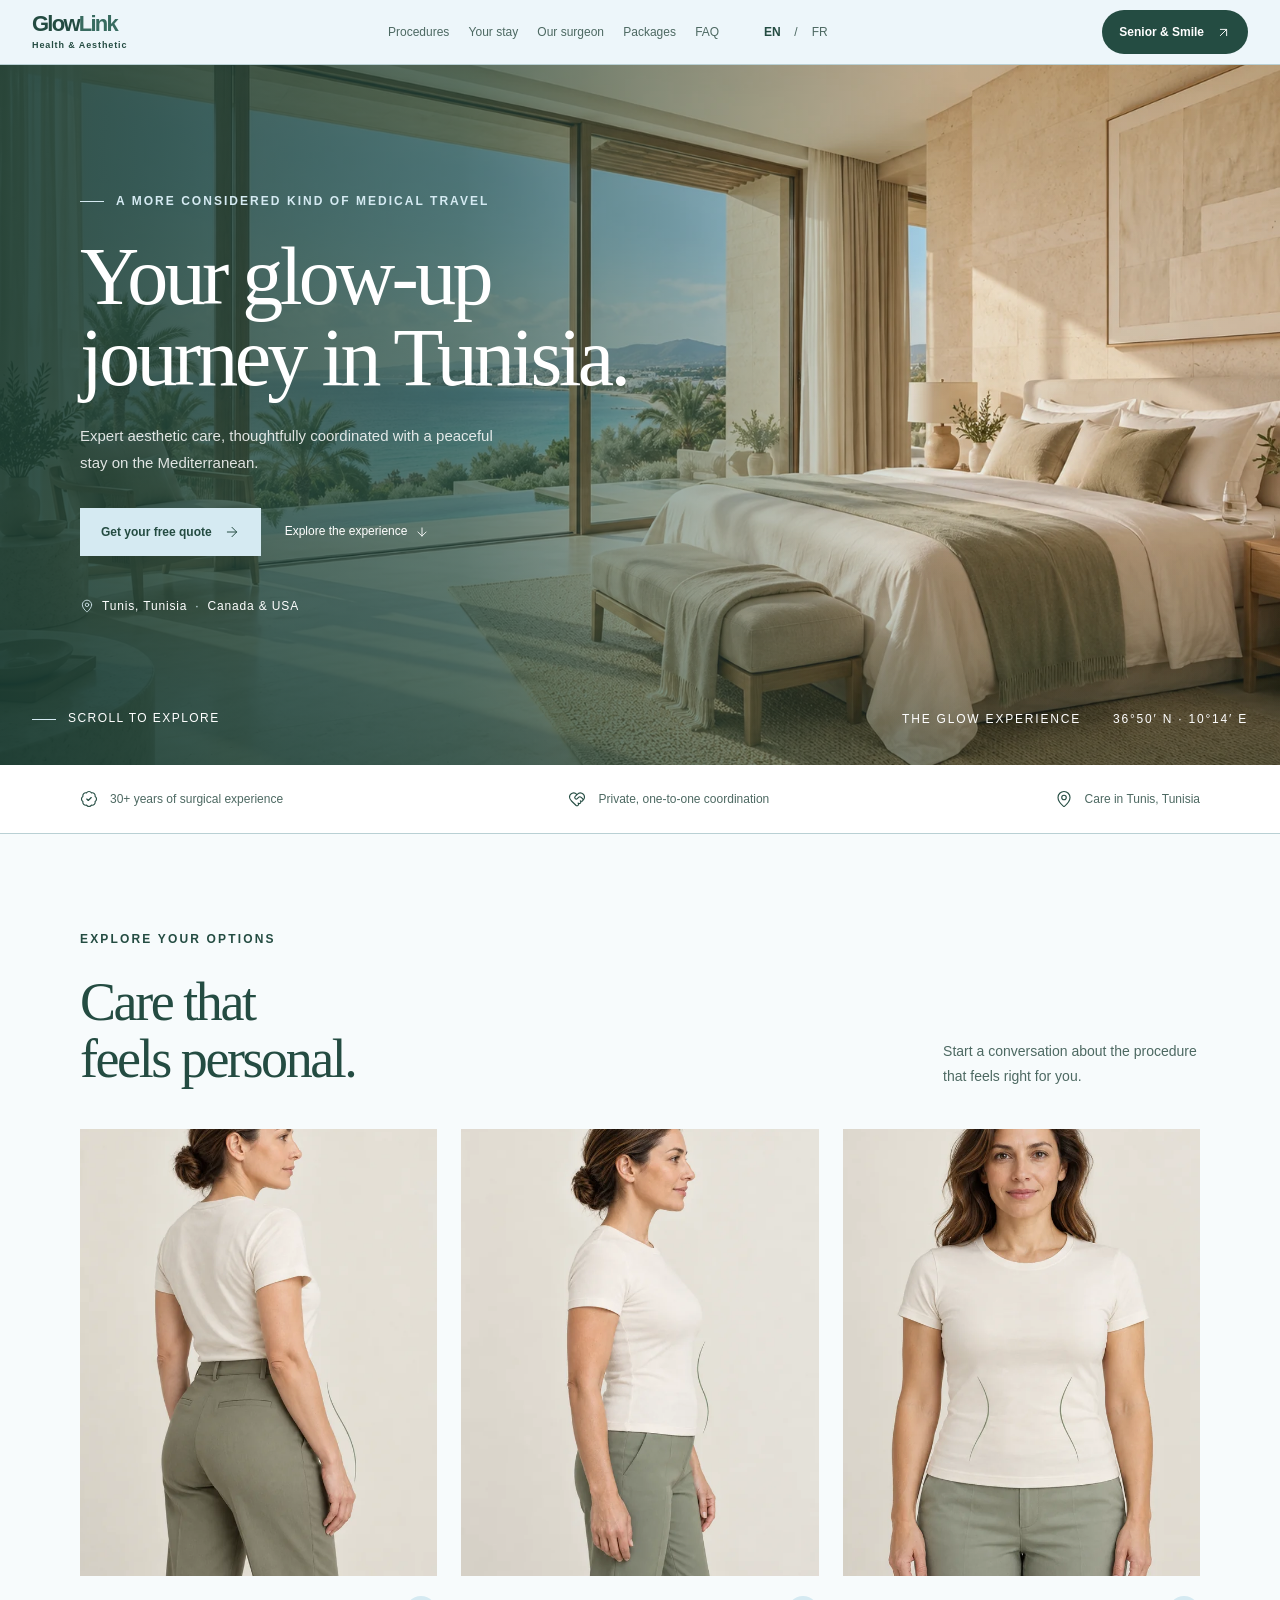
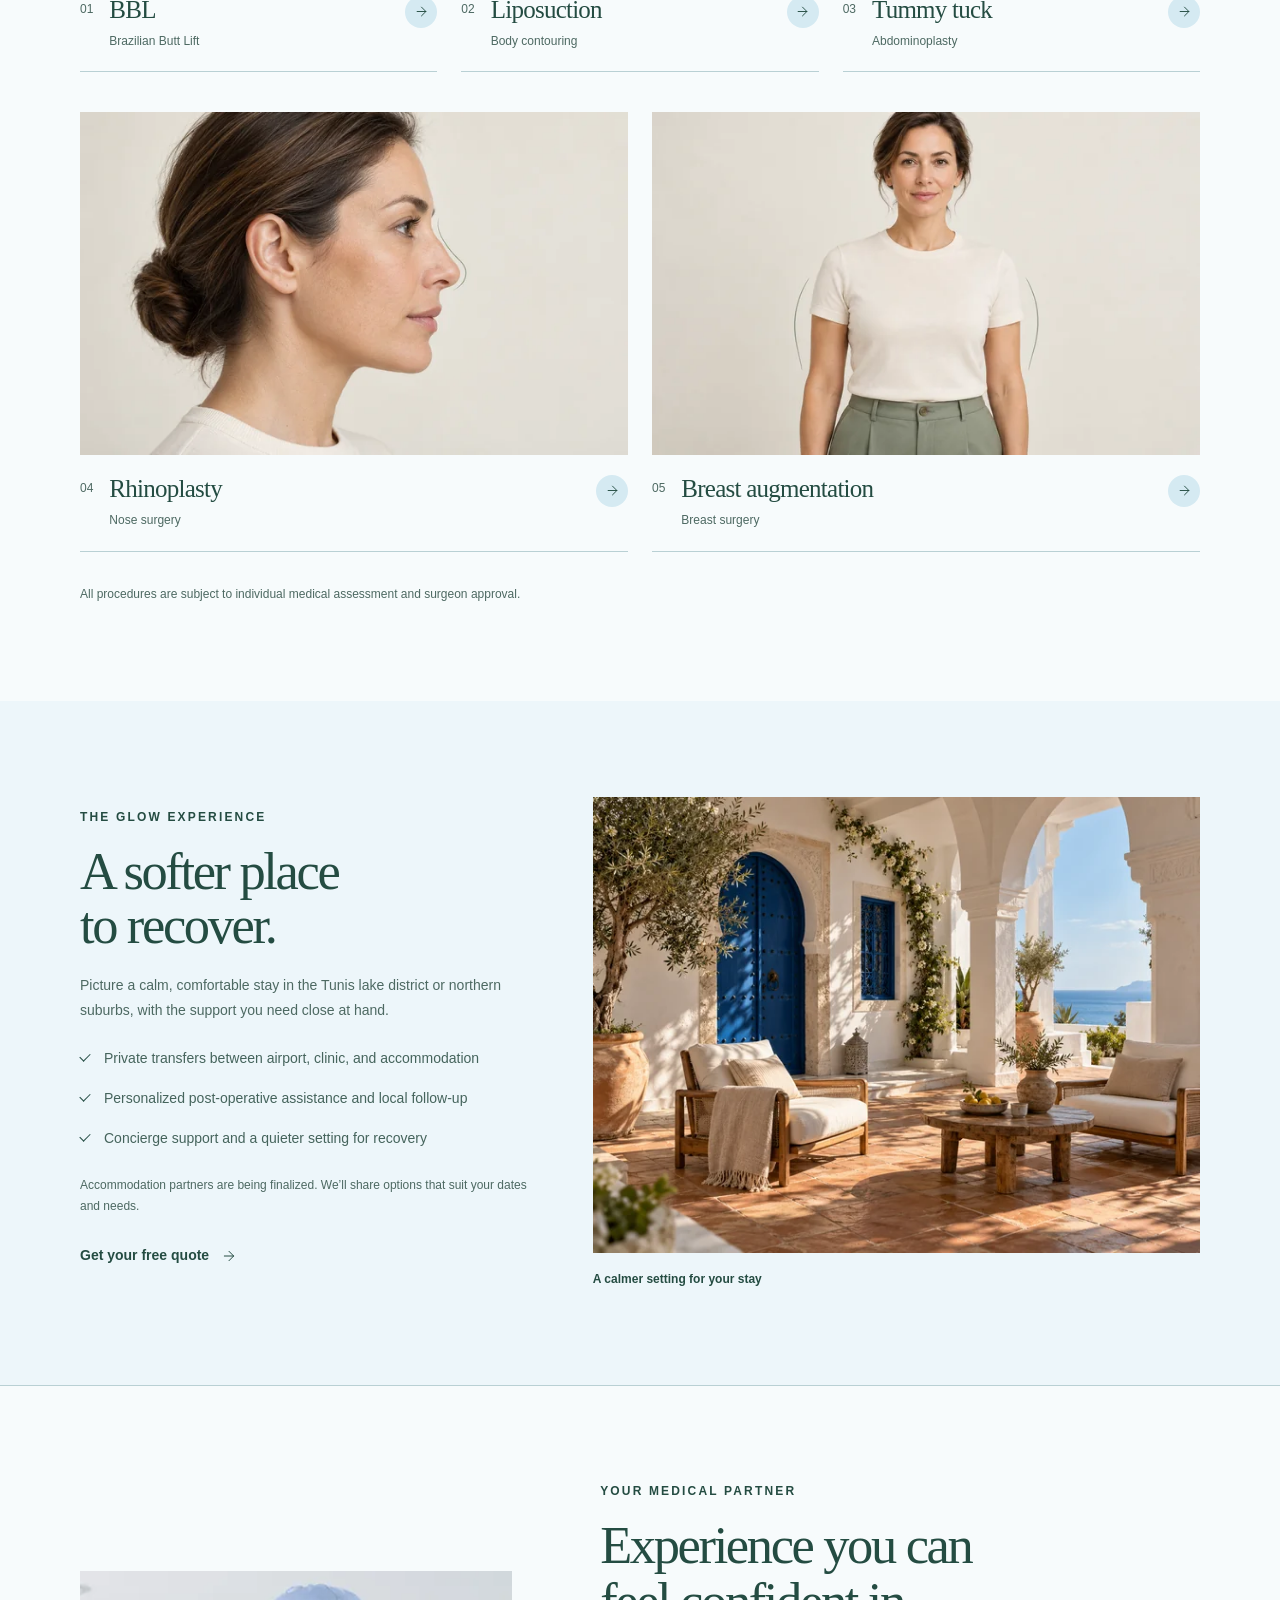
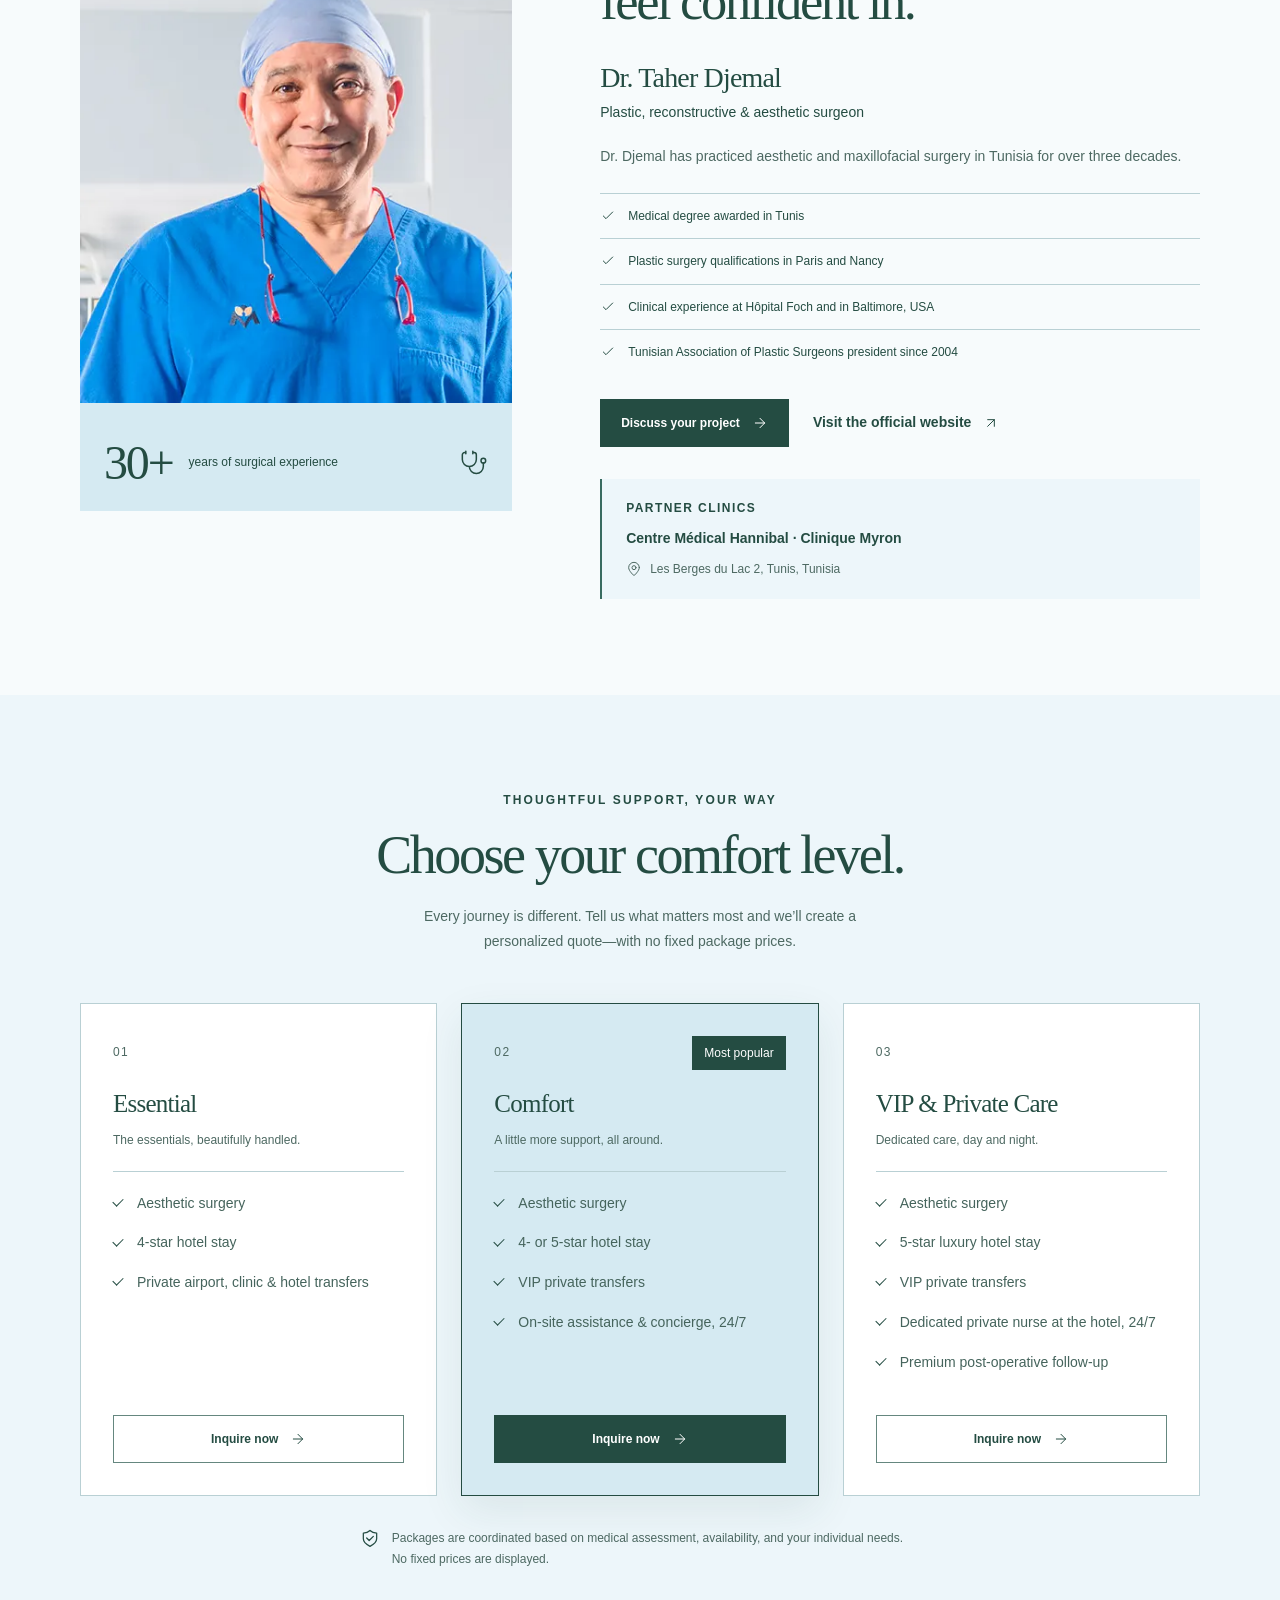
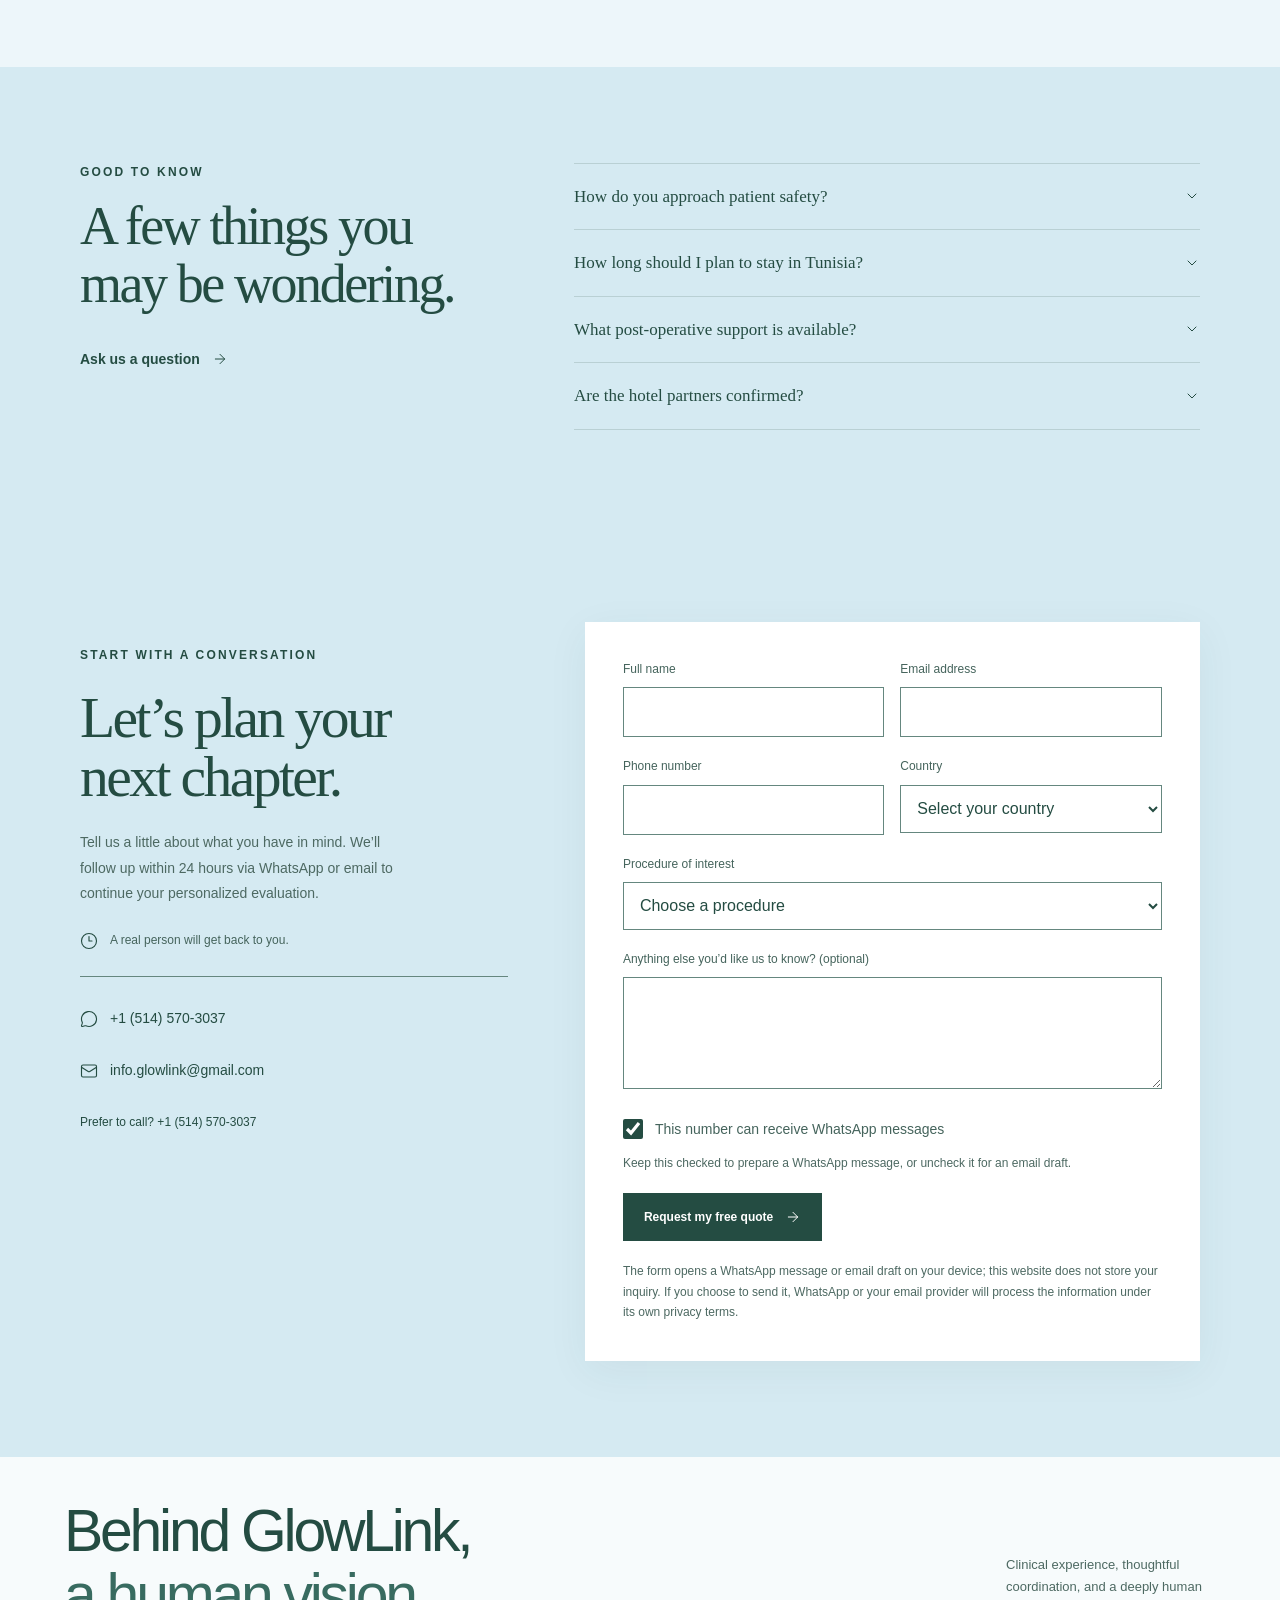
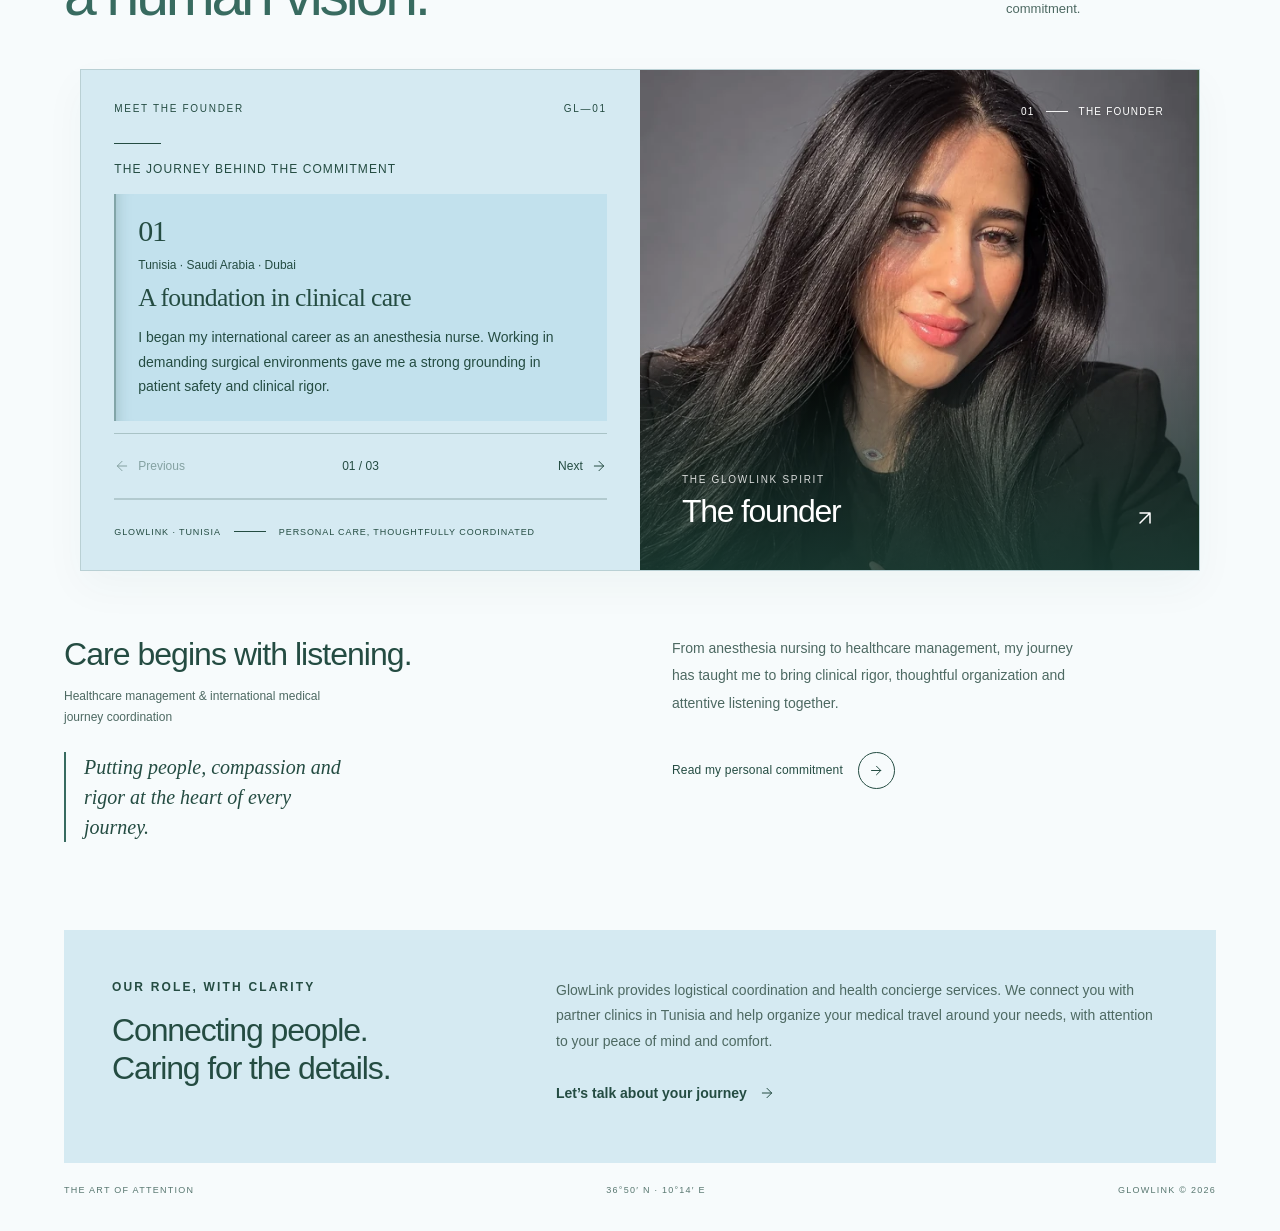
<file: index.html>
<!doctype html>
<html lang="en" class="no-js has-site-header">
  <head>
    <meta charset="utf-8">
    <meta name="viewport" content="width=device-width, initial-scale=1">
    <meta name="theme-color" content="#244c42">
    <meta name="color-scheme" content="light">
    <title>GlowLink Health &amp; Aesthetic | Medical Travel in Tunisia</title>
    <meta
      name="description" data-i18n-content="metaDescription"
      content="Explore personalized aesthetic surgery travel and recovery packages in Tunis with GlowLink. Request a complimentary quote for BBL, liposuction, rhinoplasty, and more."
    >

    <link rel="preload" as="image" href="./assets/images/coastal-bedroom.webp" fetchpriority="high">

    <link rel="icon" href="./assets/icons/icon.svg" type="image/svg+xml">
    <link rel="icon" href="./assets/icons/icon-light-32x32.png" media="(prefers-color-scheme: light)">
    <link rel="icon" href="./assets/icons/icon-dark-32x32.png" media="(prefers-color-scheme: dark)">
    <link rel="apple-touch-icon" href="./assets/icons/apple-icon.png">

    <link rel="stylesheet" href="./css/variables.css">
    <link rel="stylesheet" href="./css/base.css">
    <link rel="stylesheet" href="./css/layout.css">
    <link rel="stylesheet" href="./css/components.css">
    <link rel="stylesheet" href="./css/founder.css">
    <link rel="stylesheet" href="./css/animations.css">
    <link rel="stylesheet" href="./css/responsive.css">
    <link rel="stylesheet" href="./css/universes.css">

    <script type="module" src="./js/main.js"></script>
  </head>
  <body class="has-mobile-quote">
    <a class="skip-link" href="#main-content" data-i18n="skipLink">Skip to content</a>
    <header class="site-header" data-site-header>
      <div class="site-header__inner">
        <div class="brand-zone"><a class="brand" href="#top" aria-label="GlowLink home" data-i18n-aria-label="homeLabel">
          <span class="brand__lockup"><span class="brand__name">Glow<span>Link</span></span><span class="brand__division">Health &amp; Aesthetic</span></span>
        </a></div>
        <nav class="main-nav" id="main-navigation" aria-label="Main navigation" data-i18n-aria-label="navigationLabel">
          <a class="nav-link" href="#procedures" data-i18n="navProcedures">Procedures</a>
          <a class="nav-link" href="#stay" data-i18n="navStay">Your stay</a>
          <a class="nav-link" href="#surgeon" data-i18n="navSurgeon">Our surgeon</a>
          <a class="nav-link" href="#packages" data-i18n="navPackages">Packages</a>
          <a class="nav-link" href="#faq" data-i18n="navFaq">FAQ</a>
        <div class="language-switch" data-language-switch role="group" aria-label="Language" data-i18n-aria-label="languageLabel">
            <button type="button" data-locale="en" lang="en" aria-label="Switch to English" aria-pressed="true">EN</button>
            <span aria-hidden="true">/</span>
            <button type="button" data-locale="fr" lang="fr" aria-label="Passer en français" aria-pressed="false">FR</button>
          </div>
        </nav>
        <div class="header-actions">

          <a class="button button--universe" href="./senior-smile.html" data-universe-link="./senior-smile.html"><span>Senior &amp; Smile</span><svg viewBox="0 0 24 24" fill="none" stroke="currentColor" stroke-width="1.5" stroke-linecap="round" stroke-linejoin="round" aria-hidden="true"><path d="M7 17 17 7M7 7h10v10"/></svg></a>
          <button class="nav-toggle" type="button" data-nav-toggle aria-controls="main-navigation" aria-expanded="false" aria-label="Navigation menu" data-i18n-aria-label="navigationMenu" hidden><svg viewBox="0 0 24 24" fill="none" stroke="currentColor" stroke-width="1.5" stroke-linecap="round" aria-hidden="true"><path class="nav-toggle__menu" d="M4 7h16M4 12h16M4 17h16"/><path class="nav-toggle__close" d="m6 6 12 12M6 18 18 6"/></svg></button>
        </div>
      </div>
    </header>

    <main id="main-content" tabindex="-1">
      <section class="hero" id="top" aria-labelledby="hero-title">
        <img loading="eager" class="hero__image" src="./assets/images/coastal-bedroom.webp" width="1672" height="941" fetchpriority="high" decoding="async" alt="A sunlit coastal bedroom overlooking the sea" data-i18n-alt="heroImageAlt">
        <div class="hero__shade" aria-hidden="true"></div>
        <div class="section-shell hero__inner">
          <div class="hero__copy">
            <p class="hero__eyebrow"><span data-i18n="heroEyebrow">A more considered kind of medical travel</span></p>
            <h1 id="hero-title" data-i18n="heroTitle">Your glow-up journey in Tunisia.</h1>
            <p class="hero__description" data-i18n="heroText">Expert aesthetic care, thoughtfully coordinated with a peaceful stay on the Mediterranean.</p>
            <div class="hero__actions">
              <a class="button button--light" href="#quote"><span data-i18n="quote">Get your free quote</span><svg viewBox="0 0 24 24" fill="none" stroke="currentColor" stroke-width="1.5" stroke-linecap="round" stroke-linejoin="round" aria-hidden="true"><path d="M5 12h14m-7-7 7 7-7 7"/></svg></a>
              <a class="hero__secondary" href="#experience"><span data-i18n="explore">Explore the experience</span><svg viewBox="0 0 24 24" fill="none" stroke="currentColor" stroke-width="1.5" stroke-linecap="round" stroke-linejoin="round" aria-hidden="true"><path d="M12 5v14m-7-7 7 7 7-7"/></svg></a>
            </div>
            <p class="hero__location">
              <svg viewBox="0 0 24 24" fill="none" stroke="currentColor" stroke-width="1.5" stroke-linecap="round" stroke-linejoin="round" aria-hidden="true"><path d="M20 10c0 4.993-5.539 10.193-7.399 11.799a1 1 0 0 1-1.202 0C9.539 20.193 4 14.993 4 10a8 8 0 0 1 16 0"/><circle cx="12" cy="10" r="3"/></svg>
              <span data-i18n="location">Tunis, Tunisia</span><span class="hero__location-divider" aria-hidden="true">·</span><span data-i18n="audience">Canada &amp; USA</span>
            </p>
          </div>
        </div>
        <div class="hero__footer">
          <a class="hero__scroll" href="#experience"><span aria-hidden="true"></span><span data-i18n="scroll">Scroll to explore</span></a>
          <p class="hero__caption"><span data-i18n="experienceCaption">THE GLOW EXPERIENCE</span><span>36°50′ N · 10°14′ E</span></p>
        </div>
      </section>

      <section class="trust-strip" id="experience" aria-label="GlowLink highlights" data-i18n-aria-label="highlightsLabel">
        <ul class="section-shell trust-strip__items">
          <li><svg viewBox="0 0 24 24" fill="none" stroke="currentColor" stroke-width="1.5" stroke-linecap="round" stroke-linejoin="round" aria-hidden="true"><path d="M3.85 8.62a4 4 0 0 1 4.78-4.77 4 4 0 0 1 6.74 0 4 4 0 0 1 4.78 4.78 4 4 0 0 1 0 6.74 4 4 0 0 1-4.77 4.78 4 4 0 0 1-6.75 0 4 4 0 0 1-4.78-4.77 4 4 0 0 1 0-6.76Z"/><path d="m9 12 2 2 4-4"/></svg><span data-i18n="trustExperience">30+ years of surgical experience</span></li>
          <li><svg viewBox="0 0 24 24" fill="none" stroke="currentColor" stroke-width="1.5" stroke-linecap="round" stroke-linejoin="round" aria-hidden="true"><path d="M19.414 14.414C21 12.828 22 11.5 22 9.5a5.5 5.5 0 0 0-9.591-3.676.6.6 0 0 1-.818.001A5.5 5.5 0 0 0 2 9.5c0 2.3 1.5 4 3 5.5l5.535 5.362a2 2 0 0 0 2.879.052 2.12 2.12 0 0 0-.004-3 2.124 2.124 0 1 0 3-3 2.124 2.124 0 0 0 3.004 0 2 2 0 0 0 0-2.828l-1.881-1.882a2.41 2.41 0 0 0-3.409 0l-1.71 1.71a2 2 0 0 1-2.828-2.828l2.823-2.762"/></svg><span data-i18n="trustPersonal">Private, one-to-one coordination</span></li>
          <li><svg viewBox="0 0 24 24" fill="none" stroke="currentColor" stroke-width="1.5" stroke-linecap="round" stroke-linejoin="round" aria-hidden="true"><path d="M20 10c0 4.993-5.539 10.193-7.399 11.799a1 1 0 0 1-1.202 0C9.539 20.193 4 14.993 4 10a8 8 0 0 1 16 0"/><circle cx="12" cy="10" r="3"/></svg><span data-i18n="trustLocation">Care in Tunis, Tunisia</span></li>
        </ul>
      </section>
      <section class="procedures-section section" id="procedures" tabindex="-1" aria-labelledby="procedures-title">
        <div class="section-shell">
          <div class="procedures-heading">
            <div class="flow">
              <p class="eyebrow" data-i18n="proceduresEyebrow">Explore your options</p>
              <h2 id="procedures-title" data-i18n="proceduresTitle">Care that feels personal.</h2>
            </div>
            <p class="text-muted" data-i18n="proceduresIntro">Start a conversation about the procedure that feels right for you.</p>
          </div>
          <div class="procedures-gallery">
            <article class="procedure-photo">
              <a class="procedure-photo__link" href="#quote" data-procedure="BBL" aria-label="Request a quote for a Brazilian Butt Lift" data-i18n-aria-label="proceduresBblLink">
                <div class="procedure-photo__frame"><img srcset="./assets/images/procedures/bbl-realistic-640w.webp 640w, ./assets/images/procedures/bbl-realistic.webp 1086w" sizes="(max-width: 760px) calc(100vw - 32px), 600px" src="./assets/images/procedures/bbl-realistic.webp" width="1086" height="1448" loading="lazy" decoding="async" alt="Photorealistic illustration of a woman in ivory and sage clothing with a fine contour line at the hip" data-i18n-alt="proceduresBblAlt"></div>
                <div class="procedure-photo__caption"><span class="procedure-photo__number" aria-hidden="true">01</span><div><h3>BBL</h3><p data-i18n="proceduresBblDescription">Brazilian Butt Lift</p></div><span class="procedure-photo__arrow" aria-hidden="true"><svg viewBox="0 0 24 24" fill="none" stroke="currentColor" stroke-width="1.5" stroke-linecap="round" stroke-linejoin="round"><path d="M5 12h14m-7-7 7 7-7 7"/></svg></span></div>
              </a>
            </article>
            <article class="procedure-photo">
              <a class="procedure-photo__link" href="#quote" data-procedure="Liposuction" aria-label="Request a quote for liposuction" data-i18n-aria-label="proceduresLiposuctionLink">
                <div class="procedure-photo__frame"><img srcset="./assets/images/procedures/liposuction-realistic-640w.webp 640w, ./assets/images/procedures/liposuction-realistic.webp 1086w" sizes="(max-width: 760px) calc(100vw - 32px), 600px" src="./assets/images/procedures/liposuction-realistic.webp" width="1086" height="1448" loading="lazy" decoding="async" alt="Photorealistic illustration of a woman in profile with a fine contour line at the waist" data-i18n-alt="proceduresLiposuctionAlt"></div>
                <div class="procedure-photo__caption"><span class="procedure-photo__number" aria-hidden="true">02</span><div><h3 data-i18n="procedureLiposuction">Liposuction</h3><p data-i18n="proceduresLiposuctionDescription">Body contouring</p></div><span class="procedure-photo__arrow" aria-hidden="true"><svg viewBox="0 0 24 24" fill="none" stroke="currentColor" stroke-width="1.5" stroke-linecap="round" stroke-linejoin="round"><path d="M5 12h14m-7-7 7 7-7 7"/></svg></span></div>
              </a>
            </article>
            <article class="procedure-photo">
              <a class="procedure-photo__link" href="#quote" data-procedure="Tummy tuck / Abdominoplasty" aria-label="Request a quote for a tummy tuck" data-i18n-aria-label="proceduresTummyTuckLink">
                <div class="procedure-photo__frame"><img srcset="./assets/images/procedures/tummy-tuck-realistic-640w.webp 640w, ./assets/images/procedures/tummy-tuck-realistic.webp 1086w" sizes="(max-width: 760px) calc(100vw - 32px), 600px" src="./assets/images/procedures/tummy-tuck-realistic.webp" width="1086" height="1448" loading="lazy" decoding="async" alt="Photorealistic illustration of a woman in an ivory top with fine lines over the abdominal area" data-i18n-alt="proceduresTummyTuckAlt"></div>
                <div class="procedure-photo__caption"><span class="procedure-photo__number" aria-hidden="true">03</span><div><h3 data-i18n="proceduresTummyTuckTitle">Tummy tuck</h3><p data-i18n="proceduresTummyTuckDescription">Abdominoplasty</p></div><span class="procedure-photo__arrow" aria-hidden="true"><svg viewBox="0 0 24 24" fill="none" stroke="currentColor" stroke-width="1.5" stroke-linecap="round" stroke-linejoin="round"><path d="M5 12h14m-7-7 7 7-7 7"/></svg></span></div>
              </a>
            </article>
            <article class="procedure-photo">
              <a class="procedure-photo__link" href="#quote" data-procedure="Rhinoplasty" aria-label="Request a quote for rhinoplasty" data-i18n-aria-label="proceduresRhinoplastyLink">
                <div class="procedure-photo__frame procedure-photo__frame--profile"><img srcset="./assets/images/procedures/rhinoplasty-surgical-640w.webp 640w, ./assets/images/procedures/rhinoplasty-surgical.webp 1586w" sizes="(max-width: 760px) calc(100vw - 32px), 600px" src="./assets/images/procedures/rhinoplasty-surgical.webp" width="1586" height="992" loading="lazy" decoding="async" alt="Illustrative side-profile portrait with a fine line following the nose" data-i18n-alt="proceduresRhinoplastyAlt"></div>
                <div class="procedure-photo__caption"><span class="procedure-photo__number" aria-hidden="true">04</span><div><h3 data-i18n="procedureRhinoplasty">Rhinoplasty</h3><p data-i18n="proceduresRhinoplastyDescription">Nose surgery</p></div><span class="procedure-photo__arrow" aria-hidden="true"><svg viewBox="0 0 24 24" fill="none" stroke="currentColor" stroke-width="1.5" stroke-linecap="round" stroke-linejoin="round"><path d="M5 12h14m-7-7 7 7-7 7"/></svg></span></div>
              </a>
            </article>
            <article class="procedure-photo">
              <a class="procedure-photo__link" href="#quote" data-procedure="Breast augmentation" aria-label="Request a quote for breast augmentation" data-i18n-aria-label="proceduresBreastLink">
                <div class="procedure-photo__frame procedure-photo__frame--profile"><img srcset="./assets/images/procedures/breast-augmentation-realistic-640w.webp 640w, ./assets/images/procedures/breast-augmentation-realistic.webp 1586w" sizes="(max-width: 760px) calc(100vw - 32px), 600px" src="./assets/images/procedures/breast-augmentation-realistic.webp" width="1586" height="992" loading="lazy" decoding="async" alt="Photorealistic illustration of a woman in a cream top with fine contour lines beside the upper torso" data-i18n-alt="proceduresBreastAlt"></div>
                <div class="procedure-photo__caption"><span class="procedure-photo__number" aria-hidden="true">05</span><div><h3 data-i18n="procedureBreast">Breast augmentation</h3><p data-i18n="proceduresBreastDescription">Breast surgery</p></div><span class="procedure-photo__arrow" aria-hidden="true"><svg viewBox="0 0 24 24" fill="none" stroke="currentColor" stroke-width="1.5" stroke-linecap="round" stroke-linejoin="round"><path d="M5 12h14m-7-7 7 7-7 7"/></svg></span></div>
              </a>
            </article>
          </div>
          <p class="procedures-medical-note" data-i18n="proceduresMedicalNote">All procedures are subject to individual medical assessment and surgeon approval.</p>
        </div>
      </section>
      <section class="stay-section section" id="stay" tabindex="-1" aria-labelledby="stay-title">
        <div class="section-shell stay-layout">
          <div class="stay-copy">
            <p class="eyebrow" data-i18n="stayEyebrow">The Glow experience</p>
            <h2 class="heading-feature" id="stay-title" data-i18n="stayTitle">A softer place to recover.</h2>
            <p class="text-muted" data-i18n="stayIntro">Picture a calm, comfortable stay in the Tunis lake district or northern suburbs, with the support you need close at hand.</p>
            <ul class="check-list">
              <li data-i18n="stayTransfers">Private transfers between airport, clinic, and accommodation</li>
              <li data-i18n="staySupport">Personalized post-operative assistance and local follow-up</li>
              <li data-i18n="stayConcierge">Concierge support and a quieter setting for recovery</li>
            </ul>
            <p class="stay-availability" data-i18n="stayAvailability">Accommodation partners are being finalized. We’ll share options that suit your dates and needs.</p>
            <a class="text-link" href="#quote"><span data-i18n="quote">Get your free quote</span><svg viewBox="0 0 24 24" fill="none" stroke="currentColor" stroke-width="1.5" stroke-linecap="round" stroke-linejoin="round" aria-hidden="true"><path d="M5 12h14m-7-7 7 7-7 7"/></svg></a>
          </div>
          <figure class="stay-photo">
            <img srcset="./assets/images/stay-courtyard-640w.webp 640w, ./assets/images/stay-courtyard.webp 1448w" sizes="(max-width: 760px) calc(100vw - 32px), 600px" src="./assets/images/stay-courtyard.webp" width="1448" height="1086" loading="lazy" decoding="async" alt="Illustrative Tunisian guesthouse courtyard with a blue door, white arches, lounge chairs and a Mediterranean sea view" data-i18n-alt="stayImageAlt">
            <figcaption><span class="stay-photo__location" data-i18n="stayImageCaption">A calmer setting for your stay</span></figcaption>
          </figure>
        </div>
      </section>
      <section class="surgeon-section section" id="surgeon" tabindex="-1" aria-labelledby="surgeon-title">
        <div class="section-shell surgeon-layout">
          <figure class="surgeon-portrait">
            <img src="./assets/images/dr-taher-djemal.webp" width="468" height="468" loading="lazy" decoding="async" alt="Dr Taher Djemal wearing blue surgical scrubs" data-i18n-alt="surgeonImageAlt">
            <figcaption class="surgeon-experience"><span class="surgeon-experience__number">30+</span><span data-i18n="surgeonExperience">years of surgical experience</span><svg viewBox="0 0 24 24" fill="none" stroke="currentColor" stroke-width="1.3" stroke-linecap="round" stroke-linejoin="round" aria-hidden="true"><path d="M5 2v2M11 2v2M5 3H4a2 2 0 0 0-2 2v4a6 6 0 0 0 12 0V5a2 2 0 0 0-2-2h-1M8 15a6 6 0 0 0 12 0v-3"/><circle cx="20" cy="10" r="2"/></svg></figcaption>
          </figure>
          <div class="surgeon-content">
            <p class="eyebrow" data-i18n="surgeonEyebrow">Your medical partner</p>
            <h2 id="surgeon-title" data-i18n="surgeonTitle">Experience you can feel confident in.</h2>
            <div class="surgeon-identity">
              <h3 data-i18n="surgeonName">Dr. Taher Djemal</h3>
              <p class="surgeon-role" data-i18n="surgeonRole">Plastic, reconstructive &amp; aesthetic surgeon</p>
            </div>
            <p class="surgeon-bio" data-i18n="surgeonBio">Dr. Djemal has practiced aesthetic and maxillofacial surgery in Tunisia for over three decades.</p>
            <ul class="surgeon-credentials">
              <li><svg viewBox="0 0 24 24" fill="none" stroke="currentColor" stroke-width="1.5" stroke-linecap="round" stroke-linejoin="round" aria-hidden="true"><path d="m5 12 4 4L19 6"/></svg><span data-i18n="surgeonCredentialTunis">Medical degree awarded in Tunis</span></li>
              <li><svg viewBox="0 0 24 24" fill="none" stroke="currentColor" stroke-width="1.5" stroke-linecap="round" stroke-linejoin="round" aria-hidden="true"><path d="m5 12 4 4L19 6"/></svg><span data-i18n="surgeonCredentialFrance">Plastic surgery qualifications in Paris and Nancy</span></li>
              <li><svg viewBox="0 0 24 24" fill="none" stroke="currentColor" stroke-width="1.5" stroke-linecap="round" stroke-linejoin="round" aria-hidden="true"><path d="m5 12 4 4L19 6"/></svg><span data-i18n="surgeonCredentialInternational">Clinical experience at Hôpital Foch and in Baltimore, USA</span></li>
              <li><svg viewBox="0 0 24 24" fill="none" stroke="currentColor" stroke-width="1.5" stroke-linecap="round" stroke-linejoin="round" aria-hidden="true"><path d="m5 12 4 4L19 6"/></svg><span data-i18n="surgeonCredentialAssociation">Tunisian Association of Plastic Surgeons president since 2004</span></li>
            </ul>
            <div class="surgeon-actions inline-group">
              <a class="button" href="#quote"><span data-i18n="surgeonContact">Discuss your project</span><svg viewBox="0 0 24 24" fill="none" stroke="currentColor" stroke-width="1.5" stroke-linecap="round" stroke-linejoin="round" aria-hidden="true"><path d="M5 12h14m-7-7 7 7-7 7"/></svg></a>
              <a class="text-link" href="https://www.drdjemal.com/" target="_blank" rel="noopener noreferrer"><span data-i18n="surgeonWebsite">Visit the official website</span><svg viewBox="0 0 24 24" fill="none" stroke="currentColor" stroke-width="1.5" stroke-linecap="round" stroke-linejoin="round" aria-hidden="true"><path d="M7 17 17 7M7 7h10v10"/></svg></a>
            </div>
            <div class="surgeon-clinics">
              <p class="eyebrow" data-i18n="surgeonClinics">Partner clinics</p>
              <p class="surgeon-clinics__names">Centre Médical Hannibal · Clinique Myron</p>
              <p class="surgeon-clinics__address"><svg viewBox="0 0 24 24" fill="none" stroke="currentColor" stroke-width="1.5" stroke-linecap="round" stroke-linejoin="round" aria-hidden="true"><path d="M20 10c0 5-8 12-8 12S4 15 4 10a8 8 0 1 1 16 0Z"/><circle cx="12" cy="10" r="3"/></svg><span data-i18n="surgeonAddress">Les Berges du Lac 2, Tunis, Tunisia</span></p>
            </div>
          </div>
        </div>
      </section>
      <section class="packages-section section" id="packages" tabindex="-1" aria-labelledby="packages-title" aria-describedby="packages-description packages-conditions">
        <div class="section-shell">
          <div class="packages-heading">
            <p class="eyebrow" data-i18n="packagesEyebrow">Thoughtful support, your way</p>
            <h2 id="packages-title" data-i18n="packagesTitle">Choose your comfort level.</h2>
            <p class="text-muted" id="packages-description" data-i18n="packagesIntro">Every journey is different. Tell us what matters most and we’ll create a personalized quote—with no fixed package prices.</p>
          </div>
          <div class="packages-grid">
            <article class="package-card" aria-labelledby="package-essential-title">
              <div class="package-card__topline"><span class="package-card__index" aria-hidden="true">01</span></div>
              <div class="package-card__heading"><h3 id="package-essential-title" data-i18n="packageEssentialName">Essential</h3><p class="package-card__subtitle" data-i18n="packageEssentialSubtitle">The essentials, beautifully handled.</p></div>
              <div class="package-card__divider" aria-hidden="true"></div>
              <ul class="check-list">
                <li data-i18n="packageSurgery">Aesthetic surgery</li>
                <li data-i18n="packageEssentialHotel">4-star hotel stay</li>
                <li data-i18n="packageEssentialTransfers">Private airport, clinic &amp; hotel transfers</li>
              </ul>
              <a class="button button--outline" href="#quote" aria-label="Inquire about the Essential package" data-i18n-aria-label="packageEssentialLink"><span data-i18n="packageInquire">Inquire now</span><svg viewBox="0 0 24 24" fill="none" stroke="currentColor" stroke-width="1.5" stroke-linecap="round" stroke-linejoin="round" aria-hidden="true"><path d="M5 12h14m-7-7 7 7-7 7"/></svg></a>
            </article>
            <article class="package-card package-card--featured" aria-labelledby="package-comfort-title">
              <div class="package-card__topline"><span class="package-card__index" aria-hidden="true">02</span><span class="package-card__label" data-i18n="packagePopular">Most popular</span></div>
              <div class="package-card__heading"><h3 id="package-comfort-title" data-i18n="packageComfortName">Comfort</h3><p class="package-card__subtitle" data-i18n="packageComfortSubtitle">A little more support, all around.</p></div>
              <div class="package-card__divider" aria-hidden="true"></div>
              <ul class="check-list">
                <li data-i18n="packageSurgery">Aesthetic surgery</li>
                <li data-i18n="packageComfortHotel">4- or 5-star hotel stay</li>
                <li data-i18n="packageVipTransfers">VIP private transfers</li>
                <li data-i18n="packageComfortSupport">On-site assistance &amp; concierge, 24/7</li>
              </ul>
              <a class="button" href="#quote" aria-label="Inquire about the Comfort package" data-i18n-aria-label="packageComfortLink"><span data-i18n="packageInquire">Inquire now</span><svg viewBox="0 0 24 24" fill="none" stroke="currentColor" stroke-width="1.5" stroke-linecap="round" stroke-linejoin="round" aria-hidden="true"><path d="M5 12h14m-7-7 7 7-7 7"/></svg></a>
            </article>
            <article class="package-card" aria-labelledby="package-vip-title">
              <div class="package-card__topline"><span class="package-card__index" aria-hidden="true">03</span></div>
              <div class="package-card__heading"><h3 id="package-vip-title" data-i18n="packageVipName">VIP &amp; Private Care</h3><p class="package-card__subtitle" data-i18n="packageVipSubtitle">Dedicated care, day and night.</p></div>
              <div class="package-card__divider" aria-hidden="true"></div>
              <ul class="check-list">
                <li data-i18n="packageSurgery">Aesthetic surgery</li>
                <li data-i18n="packageVipHotel">5-star luxury hotel stay</li>
                <li data-i18n="packageVipTransfers">VIP private transfers</li>
                <li data-i18n="packageVipNurse">Dedicated private nurse at the hotel, 24/7</li>
                <li data-i18n="packageVipFollowup">Premium post-operative follow-up</li>
              </ul>
              <a class="button button--outline" href="#quote" aria-label="Inquire about the VIP and Private Care package" data-i18n-aria-label="packageVipLink"><span data-i18n="packageInquire">Inquire now</span><svg viewBox="0 0 24 24" fill="none" stroke="currentColor" stroke-width="1.5" stroke-linecap="round" stroke-linejoin="round" aria-hidden="true"><path d="M5 12h14m-7-7 7 7-7 7"/></svg></a>
            </article>
          </div>
          <p class="packages-conditions" id="packages-conditions"><svg viewBox="0 0 24 24" fill="none" stroke="currentColor" stroke-width="1.5" stroke-linecap="round" stroke-linejoin="round" aria-hidden="true"><path d="M12 3c2 2 5 3 8 3v7c0 4-4 7-8 9-4-2-8-5-8-9V6c3 0 6-1 8-3Z"/><path d="m8 12 3 3 5-5"/></svg><span data-i18n="packagesConditions">Packages are coordinated based on medical assessment, availability, and your individual needs. No fixed prices are displayed.</span></p>
        </div>
      </section>
      <section class="faq-section section" id="faq" tabindex="-1" aria-labelledby="faq-title">
        <div class="section-shell faq-layout">
          <div class="faq-heading">
            <p class="eyebrow" data-i18n="faqEyebrow">Good to know</p>
            <h2 id="faq-title" data-i18n="faqTitle">A few things you may be wondering.</h2>
            <a class="text-link" href="#quote"><span data-i18n="faqContact">Ask us a question</span><svg viewBox="0 0 24 24" fill="none" stroke="currentColor" stroke-width="1.5" stroke-linecap="round" stroke-linejoin="round" aria-hidden="true"><path d="M5 12h14m-7-7 7 7-7 7"/></svg></a>
          </div>
          <div class="accordion">
            <details class="accordion__item">
              <summary><span data-i18n="faqSafetyQuestion">How do you approach patient safety?</span><svg viewBox="0 0 24 24" fill="none" stroke="currentColor" stroke-width="1.5" stroke-linecap="round" stroke-linejoin="round" aria-hidden="true"><path d="m6 9 6 6 6-6"/></svg></summary>
              <p data-i18n="faqSafetyAnswer">Your procedure is discussed with the medical team, who assess your individual health and suitability. The surgeon and clinic determine the appropriate care plan. We help coordinate logistics, but do not replace medical advice or clinical care.</p>
            </details>
            <details class="accordion__item">
              <summary><span data-i18n="faqStayQuestion">How long should I plan to stay in Tunisia?</span><svg viewBox="0 0 24 24" fill="none" stroke="currentColor" stroke-width="1.5" stroke-linecap="round" stroke-linejoin="round" aria-hidden="true"><path d="m6 9 6 6 6-6"/></svg></summary>
              <p data-i18n="faqStayAnswer">It depends on your procedure, your recovery, and your surgeon’s recommendations. Your medical team will advise on a safe timeline before you make travel plans.</p>
            </details>
            <details class="accordion__item">
              <summary><span data-i18n="faqSupportQuestion">What post-operative support is available?</span><svg viewBox="0 0 24 24" fill="none" stroke="currentColor" stroke-width="1.5" stroke-linecap="round" stroke-linejoin="round" aria-hidden="true"><path d="m6 9 6 6 6-6"/></svg></summary>
              <p data-i18n="faqSupportAnswer">GlowLink can coordinate personalized local assistance, follow-up, and—in the VIP package—an optional private nurse at your accommodation, subject to availability and your care plan.</p>
            </details>
            <details class="accordion__item">
              <summary><span data-i18n="faqHotelsQuestion">Are the hotel partners confirmed?</span><svg viewBox="0 0 24 24" fill="none" stroke="currentColor" stroke-width="1.5" stroke-linecap="round" stroke-linejoin="round" aria-hidden="true"><path d="m6 9 6 6 6-6"/></svg></summary>
              <p data-i18n="faqHotelsAnswer">Accommodation arrangements are being finalized. We’ll share suitable 4- and 5-star options in the Tunis lake district and northern suburbs when we discuss your dates.</p>
            </details>
          </div>
        </div>
      </section>
      <section class="quote-section section" id="quote" tabindex="-1" aria-labelledby="quote-title">
        <div class="section-shell quote-layout">
          <div class="quote-intro flow">
            <p class="eyebrow" data-i18n="contactEyebrow">Start with a conversation</p>
            <h2 class="heading-quote" id="quote-title" data-i18n="contactTitle">Let’s plan your next chapter.</h2>
            <p class="text-muted" data-i18n="contactText">Tell us a little about what you have in mind. We’ll follow up within 24 hours via WhatsApp or email to continue your personalized evaluation.</p>
            <p class="quote-response">
              <svg viewBox="0 0 24 24" fill="none" stroke="currentColor" stroke-width="1.5" stroke-linecap="round" stroke-linejoin="round" aria-hidden="true"><circle cx="12" cy="12" r="10"/><path d="M12 6v6h4"/></svg>
              <span data-i18n="contactResponse">A real person will get back to you.</span>
            </p>
            <address class="quote-details">
              <a href="https://wa.me/15145703037" target="_blank" rel="noopener noreferrer">
                <svg viewBox="0 0 24 24" fill="none" stroke="currentColor" stroke-width="1.5" stroke-linecap="round" stroke-linejoin="round" aria-hidden="true"><path d="M2.992 16.342a2 2 0 0 1 .094 1.167l-1.065 3.29a1 1 0 0 0 1.236 1.168l3.413-.998a2 2 0 0 1 1.099.092 10 10 0 1 0-4.777-4.719"/></svg>
                <span>+1 (514) 570-3037</span>
              </a>
              <a href="mailto:info.glowlink@gmail.com">
                <svg viewBox="0 0 24 24" fill="none" stroke="currentColor" stroke-width="1.5" stroke-linecap="round" stroke-linejoin="round" aria-hidden="true"><rect width="20" height="16" x="2" y="4" rx="2"/><path d="m22 7-8.97 5.7a1.94 1.94 0 0 1-2.06 0L2 7"/></svg>
                <span>info.glowlink@gmail.com</span>
              </a>
              <a class="quote-phone" href="tel:+15145703037" data-i18n="contactCall">Prefer to call? +1 (514) 570-3037</a>
            </address>
          </div>

          <div class="quote-form-card">
            <noscript><p class="notice">To request a quote, contact us using the WhatsApp, email or telephone links. JavaScript is required to prepare a draft with this form.</p></noscript>
            <form class="quote-form" data-contact-form method="post" aria-describedby="quote-privacy">
              <!-- Enabled only after the draft handler is attached. No native submission. -->
              <fieldset class="quote-form__fields" data-contact-fields disabled>
                <legend class="visually-hidden" data-i18n="contactSubmit">Request my free quote</legend>
                <div class="form-grid">
                  <label class="field" for="quote-name"><span data-i18n="fullName">Full name</span><input class="field-control" id="quote-name" name="fullName" autocomplete="name" required></label>
                  <label class="field" for="quote-email"><span data-i18n="emailAddress">Email address</span><input class="field-control" id="quote-email" name="email" type="email" autocomplete="email" required></label>
                  <label class="field" for="quote-phone"><span data-i18n="phoneNumber">Phone number</span><input class="field-control" id="quote-phone" name="phone" type="tel" autocomplete="tel" required></label>
                  <label class="field" for="quote-country">
                    <span data-i18n="countryLabel">Country</span>
                    <select class="field-control" id="quote-country" name="country" required>
                      <option value="" disabled selected data-i18n="countryPlaceholder">Select your country</option>
                      <option value="Canada" data-i18n="countryCanada">Canada</option>
                      <option value="United States" data-i18n="countryUsa">United States</option>
                      <option value="Other" data-i18n="countryOther">Other</option>
                    </select>
                  </label>
                  <label class="field form-field--wide" for="quote-procedure">
                    <span data-i18n="procedureLabel">Procedure of interest</span>
                    <select class="field-control" id="quote-procedure" name="procedure" required>
                      <option value="" disabled selected data-i18n="procedurePlaceholder">Choose a procedure</option>
                      <option value="BBL" data-i18n="procedureBbl">BBL</option>
                      <option value="Liposuction" data-i18n="procedureLiposuction">Liposuction</option>
                      <option value="Tummy tuck / Abdominoplasty" data-i18n="procedureTummyTuck">Tummy tuck / Abdominoplasty</option>
                      <option value="Rhinoplasty" data-i18n="procedureRhinoplasty">Rhinoplasty</option>
                      <option value="Breast augmentation" data-i18n="procedureBreast">Breast augmentation</option>
                      <option value="Other" data-i18n="procedureOther">Other</option>
                    </select>
                  </label>
                  <label class="field form-field--wide" for="quote-message"><span data-i18n="messageLabel">Anything else you’d like us to know? (optional)</span><textarea class="field-control" id="quote-message" name="message" rows="3"></textarea></label>
                </div>
                <div class="quote-channel">
                  <label class="checkbox-field" for="quote-whatsapp"><input id="quote-whatsapp" name="whatsapp" type="checkbox" checked aria-describedby="quote-channel-hint"><span data-i18n="whatsappLabel">This number can receive WhatsApp messages</span></label>
                  <p class="field-hint" id="quote-channel-hint" data-i18n="contactChannelHint">Keep this checked to prepare a WhatsApp message, or uncheck it for an email draft.</p>
                </div>
                <button class="button quote-submit" type="submit"><span data-i18n="contactSubmit">Request my free quote</span><svg viewBox="0 0 24 24" fill="none" stroke="currentColor" stroke-width="1.5" stroke-linecap="round" stroke-linejoin="round" aria-hidden="true"><path d="M5 12h14m-7-7 7 7-7 7"/></svg></button>
                <p class="quote-status" role="status" aria-atomic="true" data-contact-status></p>
                <div class="quote-draft-actions inline-group" data-contact-actions hidden>
                  <a class="text-link" data-contact-retry><span data-i18n="contactRetryWhatsapp">Open WhatsApp again</span></a>
                  <a class="text-link" data-contact-email href="mailto:info.glowlink@gmail.com"><span data-i18n="contactEmailInstead">Use email instead</span></a>
                </div>
              </fieldset>
              <p class="form-privacy" id="quote-privacy" data-i18n="contactPrivacy">The form opens a WhatsApp message or email draft on your device; this website does not store your inquiry. If you choose to send it, WhatsApp or your email provider will process the information under its own privacy terms.</p>
            </form>
          </div>
        </div>
      </section>
      <section class="founder" id="founder" aria-labelledby="founder-heading">
        <div class="founder-inner">
          <div class="section-title">
            <div>
              <h2 id="founder-heading"><span data-i18n="founderHeader">Behind GlowLink,</span><br><i data-i18n="founderHeaderAccent">a human vision.</i></h2>
            </div>
            <p class="section-descriptor" data-i18n="founderDescriptor">Clinical experience, thoughtful coordination, and a deeply human commitment.</p>
          </div>
          <article class="founder-card" aria-labelledby="founder-story-title">
            <div class="story-panel">
              <div class="story-top"><span class="small-label" data-i18n="founderEyebrow">MEET THE FOUNDER</span><span class="index">GL—01</span></div>
              <div class="story-main">
                <div class="rule" aria-hidden="true"></div>
                <h3 class="visually-hidden" id="founder-story-title" data-i18n="founderJourneyTitle">Three chapters. One guiding purpose.</h3>
                <div class="founder-book" data-founder-book role="region" aria-label="The founder's journey in three chapters" data-i18n-aria-label="founderBookLabel">
                  <p class="founder-book__eyebrow" data-i18n="founderJourneyEyebrow">The journey behind the commitment</p>
                  <div class="founder-book__pages" id="founder-book-pages">
                    <section class="founder-book__page" data-founder-page aria-labelledby="founder-chapter-1-title"><span class="founder-book__number" aria-hidden="true">01</span><p class="founder-book__place" data-i18n="founderClinicalPlace">Tunisia · Saudi Arabia · Dubai</p><h4 id="founder-chapter-1-title" data-founder-page-title data-i18n="founderClinicalTitle">A foundation in clinical care</h4><p class="founder-book__text" data-founder-page-text data-i18n="founderClinicalText">I began my international career as an anesthesia nurse. Working in demanding surgical environments gave me a strong grounding in patient safety and clinical rigor.</p></section>
                    <section class="founder-book__page" data-founder-page aria-labelledby="founder-chapter-2-title"><span class="founder-book__number" aria-hidden="true">02</span><p class="founder-book__place" data-i18n="founderManagementPlace">Canada</p><h4 id="founder-chapter-2-title" data-founder-page-title data-i18n="founderManagementTitle">A broader vision of healthcare</h4><p class="founder-book__text" data-founder-page-text data-i18n="founderManagementText">I earned a master’s degree in health services management in Canada, connecting my clinical experience with a deeper understanding of governance, organization and care coordination.</p></section>
                    <section class="founder-book__page" data-founder-page aria-labelledby="founder-chapter-3-title"><span class="founder-book__number" aria-hidden="true">03</span><p class="founder-book__place" data-i18n="founderGlowlinkPlace">Today · GlowLink</p><h4 id="founder-chapter-3-title" data-founder-page-title data-i18n="founderGlowlinkTitle">A commitment brought to life</h4><p class="founder-book__text" data-founder-page-text data-i18n="founderGlowlinkText">With GlowLink, I bring together my international clinical experience, Canadian management education and personal commitment to help coordinate your medical journey in Tunisia.</p></section>
                  </div>
                  <div class="founder-book__navigation" data-founder-book-controls hidden>
                    <button type="button" class="founder-book__button" data-founder-chapter-step="-1" aria-controls="founder-book-pages"><svg viewBox="0 0 24 24" fill="none" stroke="currentColor" stroke-width="1.5" stroke-linecap="round" stroke-linejoin="round" aria-hidden="true"><path d="M19 12H5m7-7-7 7 7 7"/></svg><span data-i18n="founderPreviousChapter">Previous</span></button>
                    <span class="founder-book__count" data-founder-page-count aria-hidden="true">01 / 03</span>
                    <button type="button" class="founder-book__button" data-founder-chapter-step="1" aria-controls="founder-book-pages"><span data-i18n="founderNextChapter">Next</span><svg viewBox="0 0 24 24" fill="none" stroke="currentColor" stroke-width="1.5" stroke-linecap="round" stroke-linejoin="round" aria-hidden="true"><path d="M5 12h14m-7-7 7 7-7 7"/></svg></button>
                  </div>
                  <div class="founder-book__autoplay" data-founder-autoplay-controls hidden>
                    <span class="founder-book__progress" aria-hidden="true"><span data-founder-page-progress></span></span>
                  </div>
                  <p class="visually-hidden" role="status" aria-atomic="true" data-founder-chapter-status></p>
                </div>

              </div>
              <div class="story-footer"><span>GLOWLINK · TUNISIA</span><span class="tiny-line" aria-hidden="true"></span><span data-i18n="founderFooter">PERSONAL CARE, THOUGHTFULLY COORDINATED</span></div>
            </div>
            <div class="portrait-panel">
              <img srcset="./assets/images/founder-v2-640w.webp 640w, ./assets/images/founder-v2.webp 1122w" sizes="(max-width: 760px) calc(100vw - 32px), 600px" src="./assets/images/founder-v2.webp" width="1122" height="1402" alt="Portrait of the founder of GlowLink" data-i18n-alt="founderAlt" loading="lazy" decoding="async">
              <div class="portrait-index">01 <span class="portrait-index-line"></span><span data-i18n="founderPortraitIndex">THE FOUNDER</span></div>
              <div class="portrait-caption">
                <div><span class="portrait-subtitle" data-i18n="founderPortraitTag">THE GLOWLINK SPIRIT</span><span class="portrait-title" data-i18n="founderName">The founder</span></div>
                <svg class="portrait-symbol" viewBox="0 0 24 24" fill="none" stroke="currentColor" stroke-width="1.5" stroke-linecap="round" stroke-linejoin="round" aria-hidden="true"><path d="M7 17 17 7M7 7h10v10"/></svg>
              </div>
            </div>
          </article>

          <div class="founder-commitment">
            <div>
                <h3><span data-i18n="founderTitle">Care begins with listening</span><span class="gold-dot">.</span></h3>
                <p class="founder-role" data-i18n="founderRole">Healthcare management &amp; international medical journey coordination</p>
                <blockquote class="founder-quote"><p data-i18n="founderQuote">Putting people, compassion and rigor at the heart of every journey.</p></blockquote>
            </div>
            <div>
              <p class="story-summary" data-i18n="founderSummary">From anesthesia nursing to healthcare management, my journey has taught me to bring clinical rigor, thoughtful organization and attentive listening together.</p>
                <button class="vision-button" type="button" aria-expanded="true" aria-controls="vision-panel" data-founder-vision-toggle hidden>
                  <span data-i18n="founderLess">Close my personal commitment</span>
                  <span class="arrow-circle" aria-hidden="true"><svg viewBox="0 0 24 24" fill="none" stroke="currentColor" stroke-width="1.4" stroke-linecap="round" stroke-linejoin="round"><path d="M5 12h13M12 6l6 6-6 6"/></svg></span>
                </button>
                <div class="vision-reveal open" id="vision-panel" aria-hidden="false"><div class="vision-inner"><p class="vision-note" data-i18n="founderVision">Working closely with older people has shaped my approach to care. These meaningful relationships have strengthened my belief in attentive listening, empathy and respect for each person’s individual needs.</p><p class="vision-note vision-note--continuation" data-i18n="founderVisionClosing">Beyond qualifications, this human connection is my true calling: taking the time to understand you and bringing that same consideration to every step of your journey.</p></div></div>
            </div>
          </div>
          <div class="founder-mission">
            <div><p class="eyebrow" data-i18n="founderMissionEyebrow">Our role, with clarity</p><h3 data-i18n="founderMissionTitle">Connecting people. Caring for the details.</h3></div>
            <div><p data-i18n="founderMissionText">GlowLink provides logistical coordination and health concierge services. We connect you with partner clinics in Tunisia and help organize your medical travel around your needs, with attention to your peace of mind and comfort.</p><a class="text-link" href="#quote"><span data-i18n="founderContact">Let’s talk about your journey</span><svg viewBox="0 0 24 24" fill="none" stroke="currentColor" stroke-width="1.5" stroke-linecap="round" stroke-linejoin="round" aria-hidden="true"><path d="M5 12h14m-7-7 7 7-7 7"/></svg></a></div>
          </div>
          <footer class="page-footer"><span data-i18n="founderFooterLeft">THE ART OF ATTENTION</span><span>36°50′ N · 10°14′ E</span><span>GLOWLINK © 2026</span></footer>
        </div>
      </section>
    </main>

    <a class="button mobile-quote" href="#quote"><span data-i18n="quote">Get your free quote</span><svg viewBox="0 0 24 24" fill="none" stroke="currentColor" stroke-width="1.5" stroke-linecap="round" stroke-linejoin="round" aria-hidden="true"><path d="M5 12h14m-7-7 7 7-7 7"/></svg></a>
  </body>
</html>
</file>
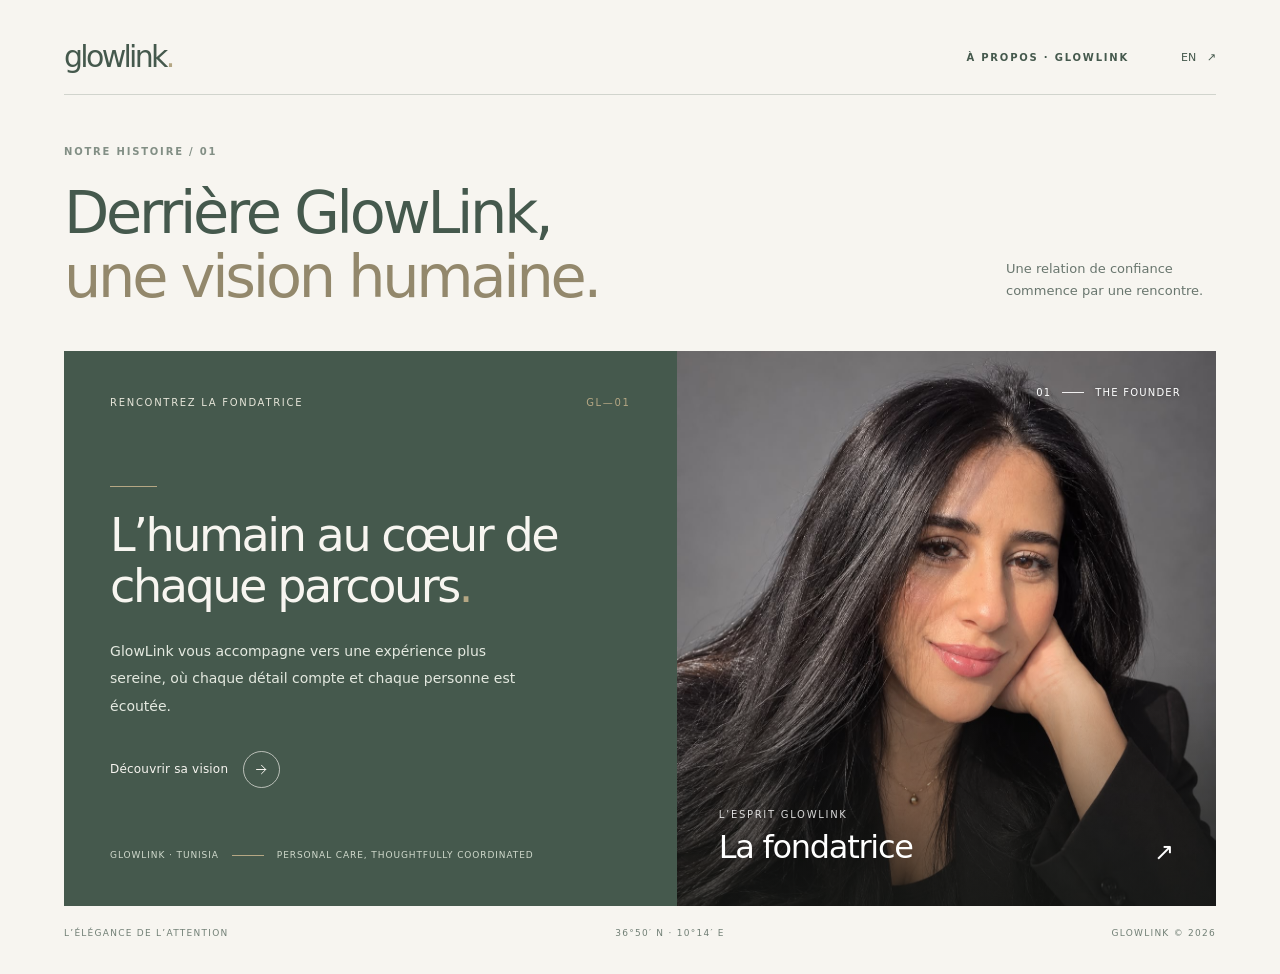
<file: GlowLink_Fondatrice_Demo.html>
<!doctype html>
<html lang="fr">
<head>
  <meta charset="utf-8">
  <meta name="viewport" content="width=device-width, initial-scale=1">
  <meta name="description" content="Découvrez l'approche humaine et personnalisée de la fondatrice de GlowLink.">
  <title>GlowLink — Meet the Founder</title>
  <style>
:root {
  --forest: #45594D;
  --forest-dark: #29372F;
  --champagne: #B5A784;
  --ivory: #F7F5F0;
  --stone: #E8E6DD;
  --font-brand: inherit;
  --ease: cubic-bezier(.22, 1, .36, 1);
}
*, *::before, *::after { box-sizing: border-box; }
html { scroll-behavior: smooth; }
body { margin: 0; background: var(--ivory); color: var(--forest); font-family: system-ui, -apple-system, Arial, sans-serif; -webkit-font-smoothing: antialiased; }
button { font: inherit; }
.page { width: 100%; min-height: 100vh; }
.founder { margin: 0 auto; max-width: 1512px; padding: 42px clamp(22px, 5vw, 78px) 36px; }
.section-top { display: flex; align-items: center; justify-content: space-between; padding-bottom: 22px; border-bottom: 1px solid rgba(69,89,77,.21); }
.brand { font-size: 30px; font-weight: 500; letter-spacing: -.09em; line-height: 1; }
.brand em { font-style: normal; font-weight: 300; }
.brand-dot { color: var(--champagne); }
.top-meta { display: flex; align-items: center; gap: 40px; }
.eyebrow { font-size: 10px; letter-spacing: .18em; font-weight: 600; }
.lang-toggle { padding: 8px 0 8px 12px; border: 0; background: transparent; color: var(--forest); font-size: 11px; cursor: pointer; }
.lang-toggle span { display: inline-block; margin-left: 7px; transition: transform .3s var(--ease); }
.lang-toggle:hover span { transform: translate(3px,-3px); }
.section-title { display:flex; justify-content:space-between; align-items:end; gap: 30px; padding: 45px 0 42px; }
.eyebrow-dark { opacity: .65; }
h1 { font-size: clamp(39px, 4.6vw, 75px); line-height: 1.09; letter-spacing: -.055em; font-weight: 300; margin: 22px 0 0; }
h1 i { font-style: normal; color: #93886C; }
.section-descriptor { max-width: 210px; margin: 0 0 7px; color: #69766E; font-size: 13px; line-height: 1.7; }
.founder-card { display: grid; grid-template-columns: 1fr .88fr; min-height: 555px; background: var(--forest-dark); overflow: clip; }
.story-panel { display:flex; flex-direction:column; justify-content:space-between; min-height: 555px; padding: clamp(26px, 3.6vw, 58px); background: var(--forest); color: var(--ivory); }
.story-top { display: flex; justify-content: space-between; align-items: baseline; color: #E6E5D9; }
.small-label, .index { font-size: 10px; letter-spacing: .17em; font-weight: 500; }
.index { color: var(--champagne); }
.story-main { padding: 45px 0 30px; }
.rule { width: 47px; height: 1px; background: var(--champagne); margin-bottom: 23px; }
h2 { max-width: 590px; margin: 0 0 25px; font-size: clamp(35px, 3.6vw, 58px); font-weight: 300; letter-spacing: -.053em; line-height: 1.12; }
.gold-dot { color: var(--champagne); }
.story-summary { max-width: 415px; margin: 0 0 31px; font-size: 14px; font-weight: 300; line-height: 1.95; color: #E4E9E0; }
.vision-button { display:inline-flex; align-items:center; gap: 15px; padding: 0; border: 0; color: var(--ivory); background: transparent; font-size: 12px; font-weight: 500; letter-spacing: .015em; cursor:pointer; }
.arrow-circle { width: 37px; height: 37px; display: grid; place-items: center; border: 1px solid rgba(247,245,240,.65); border-radius: 50%; transition: background .4s var(--ease), color .4s var(--ease), transform .45s var(--ease); }
.arrow-circle svg { width: 17px; height: 17px; }
.vision-button:hover .arrow-circle, .vision-button:focus-visible .arrow-circle { background: var(--ivory); color: var(--forest); transform: translateX(4px); }
.vision-button[aria-expanded="true"] .arrow-circle { transform: rotate(90deg); }
.vision-button[aria-expanded="true"]:hover .arrow-circle { transform: rotate(90deg) translateX(3px); }
.vision-button:focus-visible, .lang-toggle:focus-visible { outline: 2px solid var(--champagne); outline-offset: 7px; }
.vision-reveal { display: grid; grid-template-rows: 0fr; opacity: 0; transition: grid-template-rows .65s var(--ease), opacity .5s ease; }
.vision-reveal.open { grid-template-rows: 1fr; opacity: 1; }
.vision-inner { overflow: hidden; }
.vision-note { color: #E6E6DA; font-size: 13px; line-height: 1.85; max-width: 460px; padding-top: 19px; border-top: 1px solid rgba(247,245,240,.28); margin: 21px 0 0; }
.story-footer { display: flex; align-items: center; flex-wrap:wrap; gap: 13px; color: #D0D9CC; font-size: 9px; letter-spacing: .1em; }
.tiny-line { display: inline-block; width: 32px; height: 1px; background: var(--champagne); }
.portrait-panel { position: relative; overflow: hidden; min-height: 555px; background: #96918E; isolation: isolate; }
.portrait-panel img { display: block; position:absolute; width:100%; height:100%; object-fit:cover; object-position:center 36%; transition:transform 1.3s var(--ease), filter .75s ease; }
.portrait-panel:hover img { transform:scale(1.045); }
.portrait-panel::after { content:""; position:absolute; z-index:0; inset:54% 0 0; background:linear-gradient(180deg, transparent, rgba(23,25,22,.72)); pointer-events:none; }
.portrait-index { position: absolute; top:36px; right:35px; z-index:1; color:#FFF; text-shadow:0 1px 5px rgba(0,0,0,.3); display:flex; gap:11px; align-items:center; font-size:10px; font-weight:500; letter-spacing:.12em; }
.portrait-index-line { width:22px; height:1px; background:rgba(255,255,255,.9); }
.portrait-caption { position:absolute; z-index:1; bottom:0; left:0; right:0; padding:40px 42px; display:flex; align-items:end; justify-content:space-between; gap:15px; color:#fff; }
.portrait-caption > div { display: flex; flex-direction:column; gap: 8px; }
.portrait-subtitle { font-size: 10px; font-weight:500; letter-spacing:.17em; opacity:.83; }
.portrait-title { font-size: clamp(26px, 2.5vw, 39px); font-weight: 300; letter-spacing: -.04em; }
.portrait-symbol { font-size: 24px; font-weight: 300; }
.page-footer { display:flex; justify-content:space-between; gap:16px; padding-top:22px; font-size:9px; letter-spacing: .14em; opacity:.75; }
@media (max-width: 850px) { .founder-card { grid-template-columns: 1fr 1fr; } .story-panel { padding: 32px; } .section-descriptor { max-width: 150px; } h2 { font-size: clamp(30px, 4.1vw, 48px); } }
@media (max-width: 650px) { .founder { padding: 25px 18px 23px; } .section-top { padding-bottom: 18px; } .brand { font-size: 27px; } .top-meta { gap:15px; } .top-meta .eyebrow { display:none; } .section-title { padding:39px 0 30px; display: block; } h1 { font-size: clamp(38px, 10vw, 60px); margin:16px 0; } .section-descriptor { max-width: 270px; margin-top:16px; } .founder-card { display:flex; flex-direction:column-reverse; } .portrait-panel { min-height: 435px; } .portrait-panel img { object-position:center 32%; } .portrait-caption { padding:25px; } .portrait-index { top: 24px; right:22px; } .story-panel { min-height:auto; padding:29px 26px 31px; } .story-main { padding:48px 0 46px; } h2 { font-size:clamp(34px, 9vw, 48px); } .story-summary { font-size:13px; } .page-footer span:nth-child(2) { display: none; } }
@media (prefers-reduced-motion: reduce) { *, *::before, *::after { scroll-behavior:auto!important; transition-duration:.01ms!important; animation-duration:.01ms!important; } }

</style>
  
</head>
<body>
  <main class="page">
    <section class="founder" aria-labelledby="section-heading">
      <header class="section-top">
        <div class="brand" aria-label="GlowLink"><span>glow</span><em>link</em><span class="brand-dot">.</span></div>
        <div class="top-meta"><span class="eyebrow" data-i18n="sectionLabel">À PROPOS · GLOWLINK</span><button class="lang-toggle" type="button" aria-label="Switch language to English" id="language">EN <span aria-hidden="true">↗</span></button></div>
      </header>
      <div class="section-title">
        <div>
          <span class="eyebrow eyebrow-dark" data-i18n="category">NOTRE HISTOIRE / 01</span>
          <h1 id="section-heading" data-i18n="header">Derrière GlowLink,<br><i>une vision humaine.</i></h1>
        </div>
        <p class="section-descriptor" data-i18n="descriptor">Une relation de confiance commence par une rencontre.</p>
      </div>
      <article class="founder-card">
        <div class="story-panel">
          <div class="story-top"><span class="small-label" data-i18n="eyebrow">RENCONTREZ LA FONDATRICE</span><span class="index">GL—01</span></div>
          <div class="story-main">
            <div class="rule" aria-hidden="true"></div>
            <h2 data-i18n="title">L'humain au cœur de chaque parcours<span class="gold-dot">.</span></h2>
            <p class="story-summary" data-i18n="summary">GlowLink vous accompagne vers une expérience plus sereine, où chaque détail compte et chaque personne est écoutée.</p>
            <button id="vision-toggle" class="vision-button" type="button" aria-expanded="false" aria-controls="vision-panel">
              <span data-i18n="more">Découvrir sa vision</span>
              <span class="arrow-circle" aria-hidden="true"><svg viewBox="0 0 24 24" fill="none" stroke="currentColor" stroke-width="1.4" stroke-linecap="round" stroke-linejoin="round"><path d="M5 12h13M12 6l6 6-6 6"/></svg></span>
            </button>
            <div class="vision-reveal" id="vision-panel" aria-hidden="true"><div class="vision-inner"><p class="vision-note" data-i18n="vision">Une approche de la coordination médicale fondée sur l'écoute, la clarté et la proximité. De la première conversation à l'organisation du séjour en Tunisie, chaque étape mérite une attention particulière.</p></div></div>
          </div>
          <div class="story-footer"><span>GLOWLINK · TUNISIA</span><span class="tiny-line" aria-hidden="true"></span><span data-i18n="footer">PERSONAL CARE, THOUGHTFULLY COORDINATED</span></div>
        </div>
        <div class="portrait-panel">
          <img src="[data-uri]" width="1115" height="1344" alt="Portrait de la fondatrice de GlowLink" fetchpriority="high">
          <div class="portrait-index">01 <span class="portrait-index-line"></span> <span data-i18n="portraitIndex">THE FOUNDER</span></div>
          <div class="portrait-caption">
            <div><span class="portrait-subtitle" data-i18n="portraitTag">L'ESPRIT GLOWLINK</span><span class="portrait-title" data-i18n="name">La fondatrice</span></div>
            <span class="portrait-symbol" aria-hidden="true">↗</span>
          </div>
        </div>
      </article>
      <footer class="page-footer"><span data-i18n="footerLeft">L'ÉLÉGANCE DE L'ATTENTION</span><span>36°50′ N · 10°14′ E</span><span>GLOWLINK © 2026</span></footer>
    </section>
  </main>
<script>
(() => {
  const toggle = document.getElementById('vision-toggle');
  const reveal = document.getElementById('vision-panel');
  const langButton = document.getElementById('language');
  let language = 'fr';
  const copy = {
    fr: {
      sectionLabel: 'À PROPOS · GLOWLINK', category: 'NOTRE HISTOIRE / 01',
      header: 'Derrière GlowLink,<br><i>une vision humaine.</i>',
      descriptor: 'Une relation de confiance commence par une rencontre.',
      eyebrow: 'RENCONTREZ LA FONDATRICE', title: 'L’humain au cœur de chaque parcours<span class="gold-dot">.</span>',
      summary: 'GlowLink vous accompagne vers une expérience plus sereine, où chaque détail compte et chaque personne est écoutée.',
      more: 'Découvrir sa vision', less: 'Masquer sa vision',
      vision: 'Une approche de la coordination médicale fondée sur l’écoute, la clarté et la proximité. De la première conversation à l’organisation du séjour en Tunisie, chaque étape mérite une attention particulière.',
      footer: 'PERSONAL CARE, THOUGHTFULLY COORDINATED', portraitIndex: 'THE FOUNDER',
      portraitTag: 'L’ESPRIT GLOWLINK', name: 'La fondatrice', footerLeft: 'L’ÉLÉGANCE DE L’ATTENTION'
    },
    en: {
      sectionLabel: 'ABOUT · GLOWLINK', category: 'OUR STORY / 01',
      header: 'Behind GlowLink,<br><i>a human vision.</i>',
      descriptor: 'Every relationship of trust begins with a connection.',
      eyebrow: 'MEET THE FOUNDER', title: 'Putting people at the heart of every journey<span class="gold-dot">.</span>',
      summary: 'GlowLink helps make your experience more peaceful, with thoughtful attention to every detail and every individual.',
      more: 'Discover her vision', less: 'Close her vision',
      vision: 'An approach to medical-travel coordination grounded in listening, clarity, and personal attention. From the first conversation to arranging your stay in Tunisia, every step deserves care.',
      footer: 'PERSONAL CARE, THOUGHTFULLY COORDINATED', portraitIndex: 'THE FOUNDER',
      portraitTag: 'THE GLOWLINK SPIRIT', name: 'The founder', footerLeft: 'THE ART OF ATTENTION'
    }
  };
  const render = () => {
    const expanded = toggle.getAttribute('aria-expanded') === 'true';
    document.documentElement.lang = language;
    document.querySelectorAll('[data-i18n]').forEach(el => {
      const key = el.dataset.i18n;
      el.innerHTML = key === 'more' && expanded ? copy[language].less : copy[language][key];
    });
    langButton.innerHTML = `${language === 'fr' ? 'EN' : 'FR'} <span aria-hidden="true">↗</span>`;
    langButton.setAttribute('aria-label', language === 'fr' ? 'Switch language to English' : 'Passer en français');
  };
  toggle.addEventListener('click', () => {
    const expanded = toggle.getAttribute('aria-expanded') !== 'true';
    toggle.setAttribute('aria-expanded', String(expanded));
    reveal.classList.toggle('open', expanded);
    reveal.setAttribute('aria-hidden', String(!expanded));
    render();
  });
  langButton.addEventListener('click', () => { language = language === 'fr' ? 'en' : 'fr'; render(); });
  render();
})();

</script>
</body>
</html>
</file>
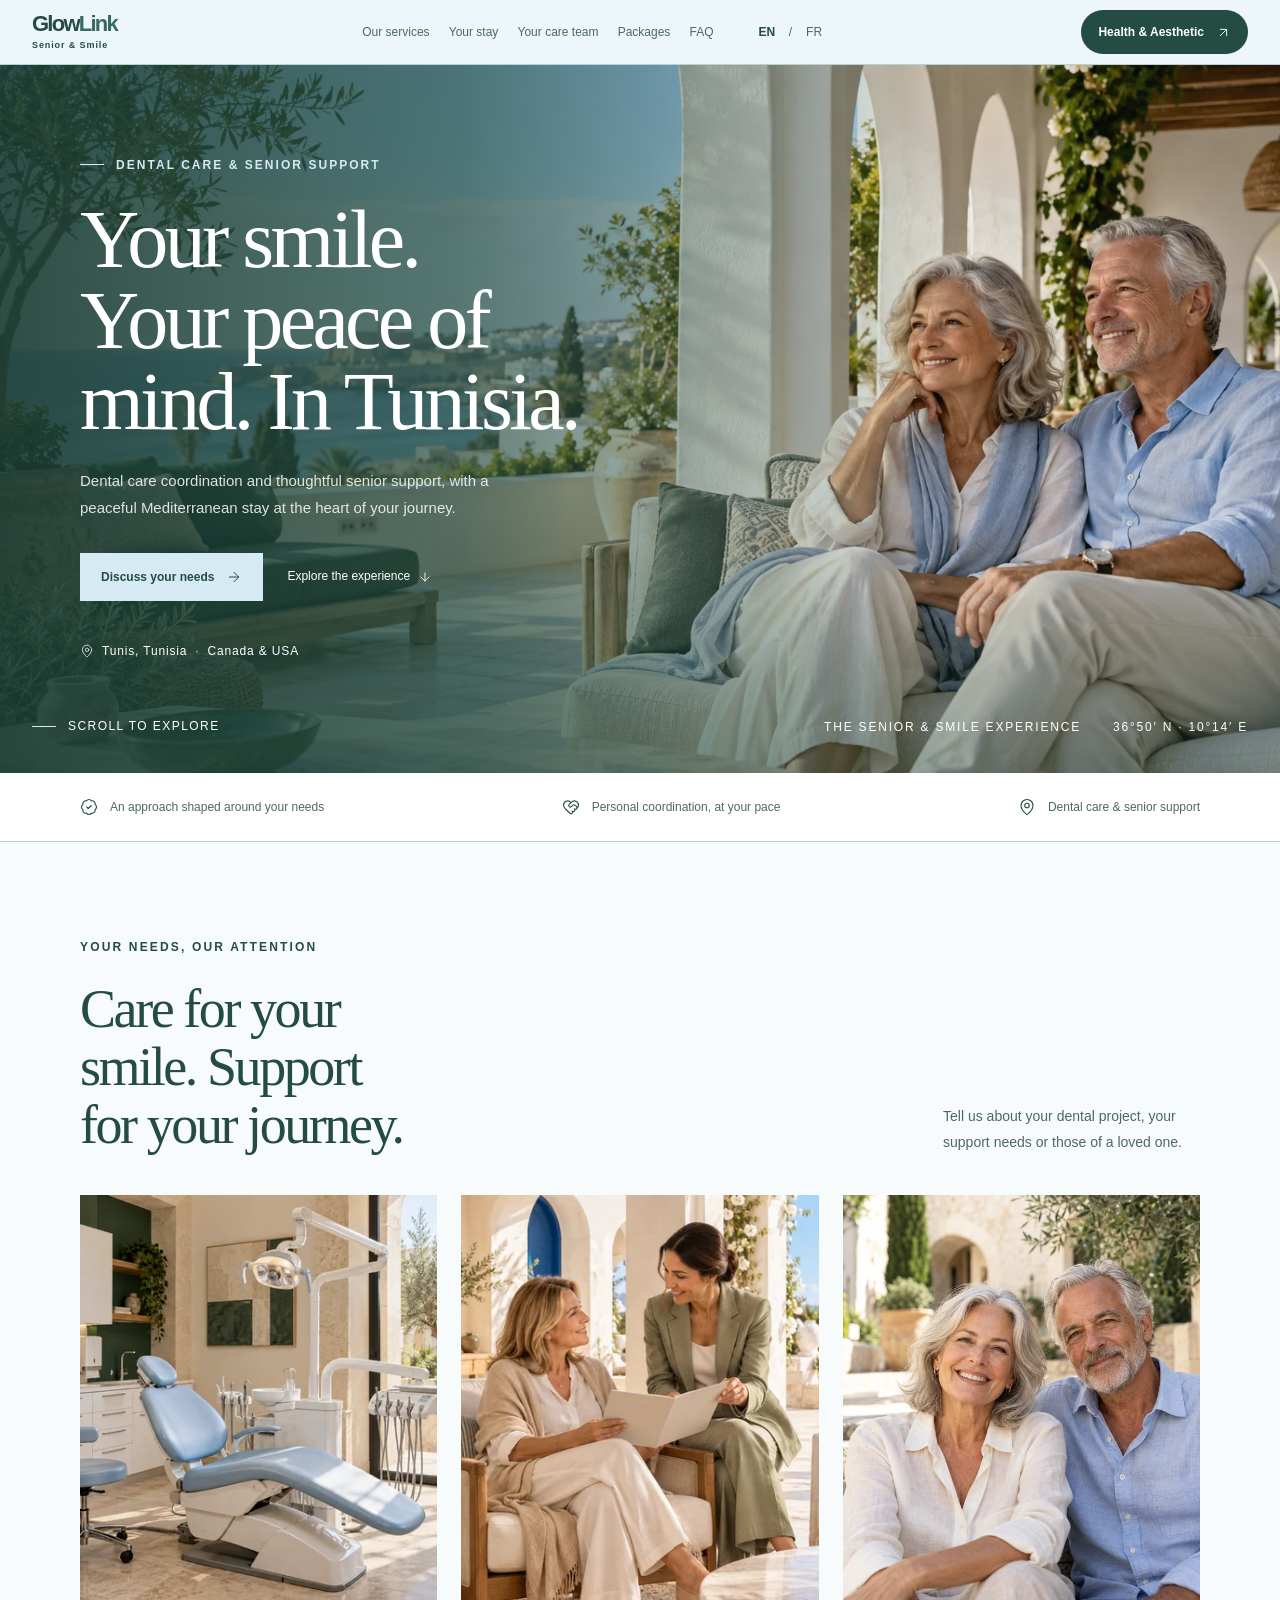
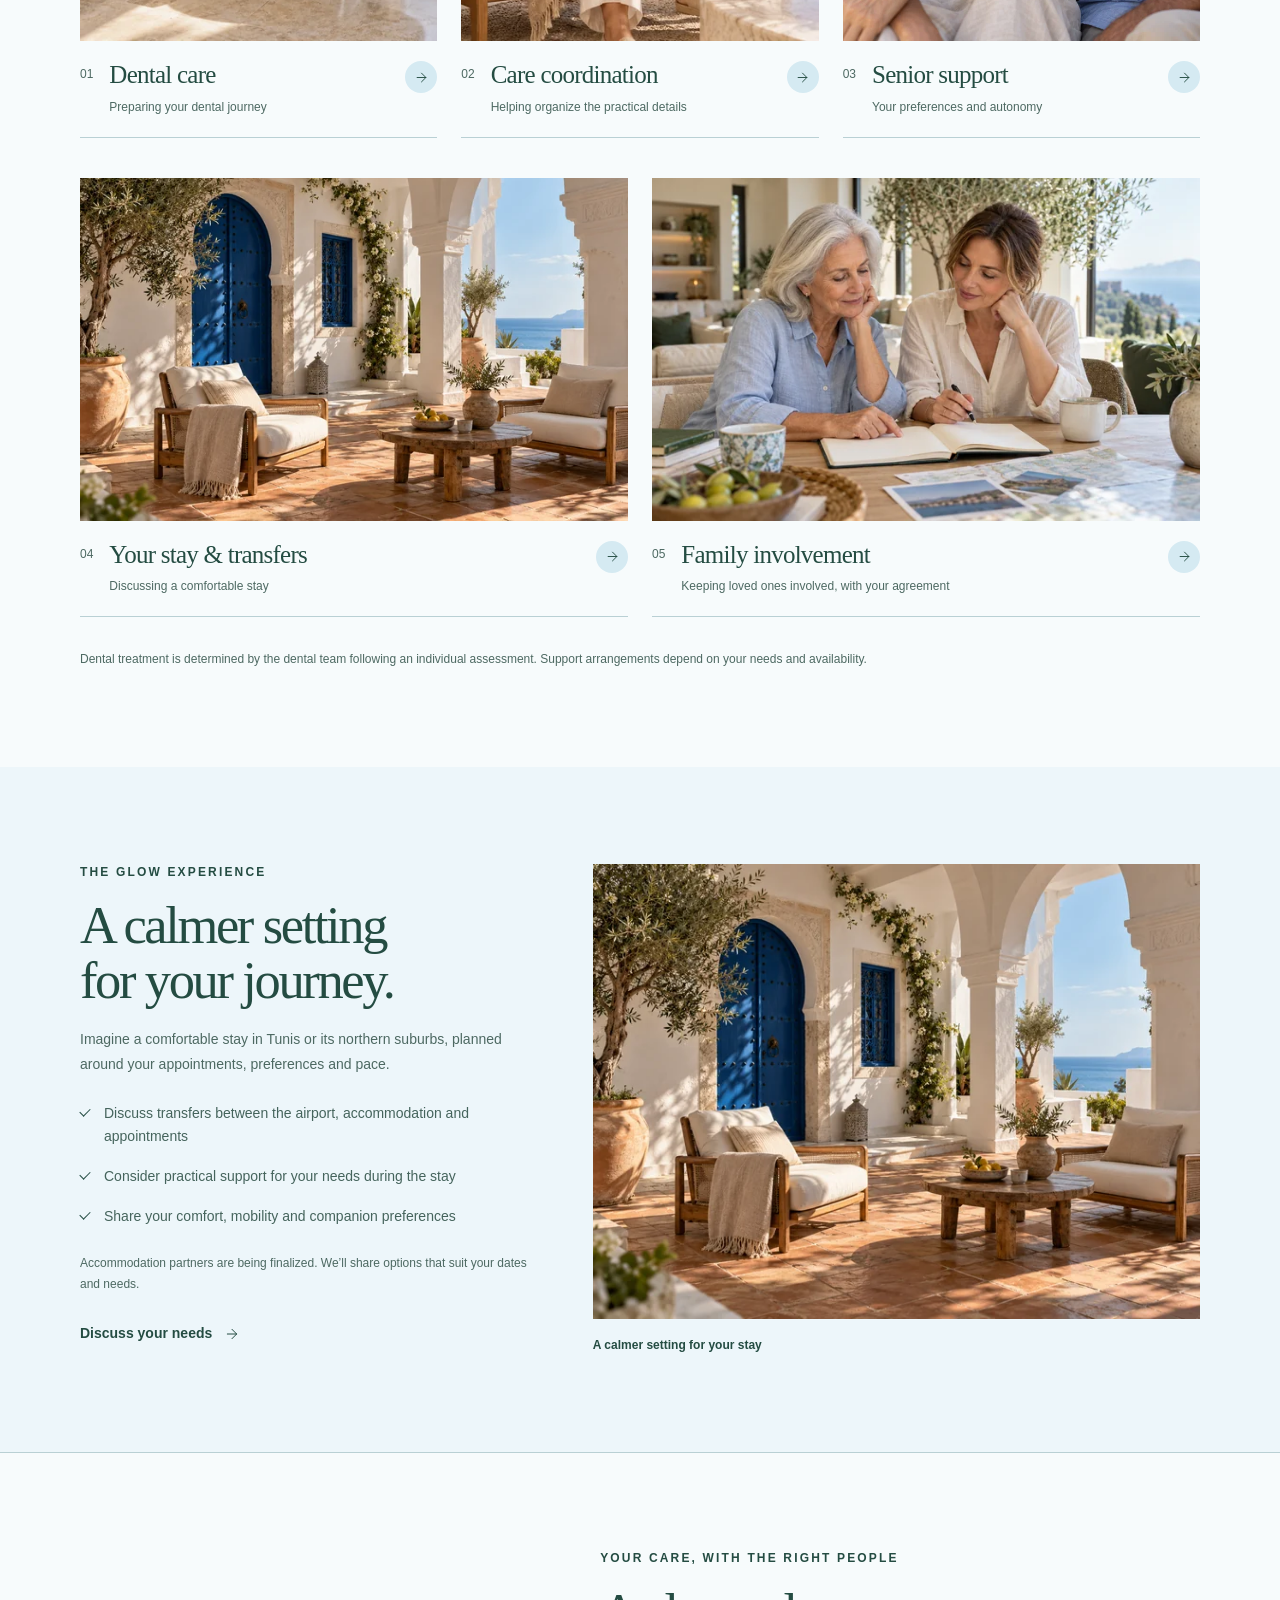
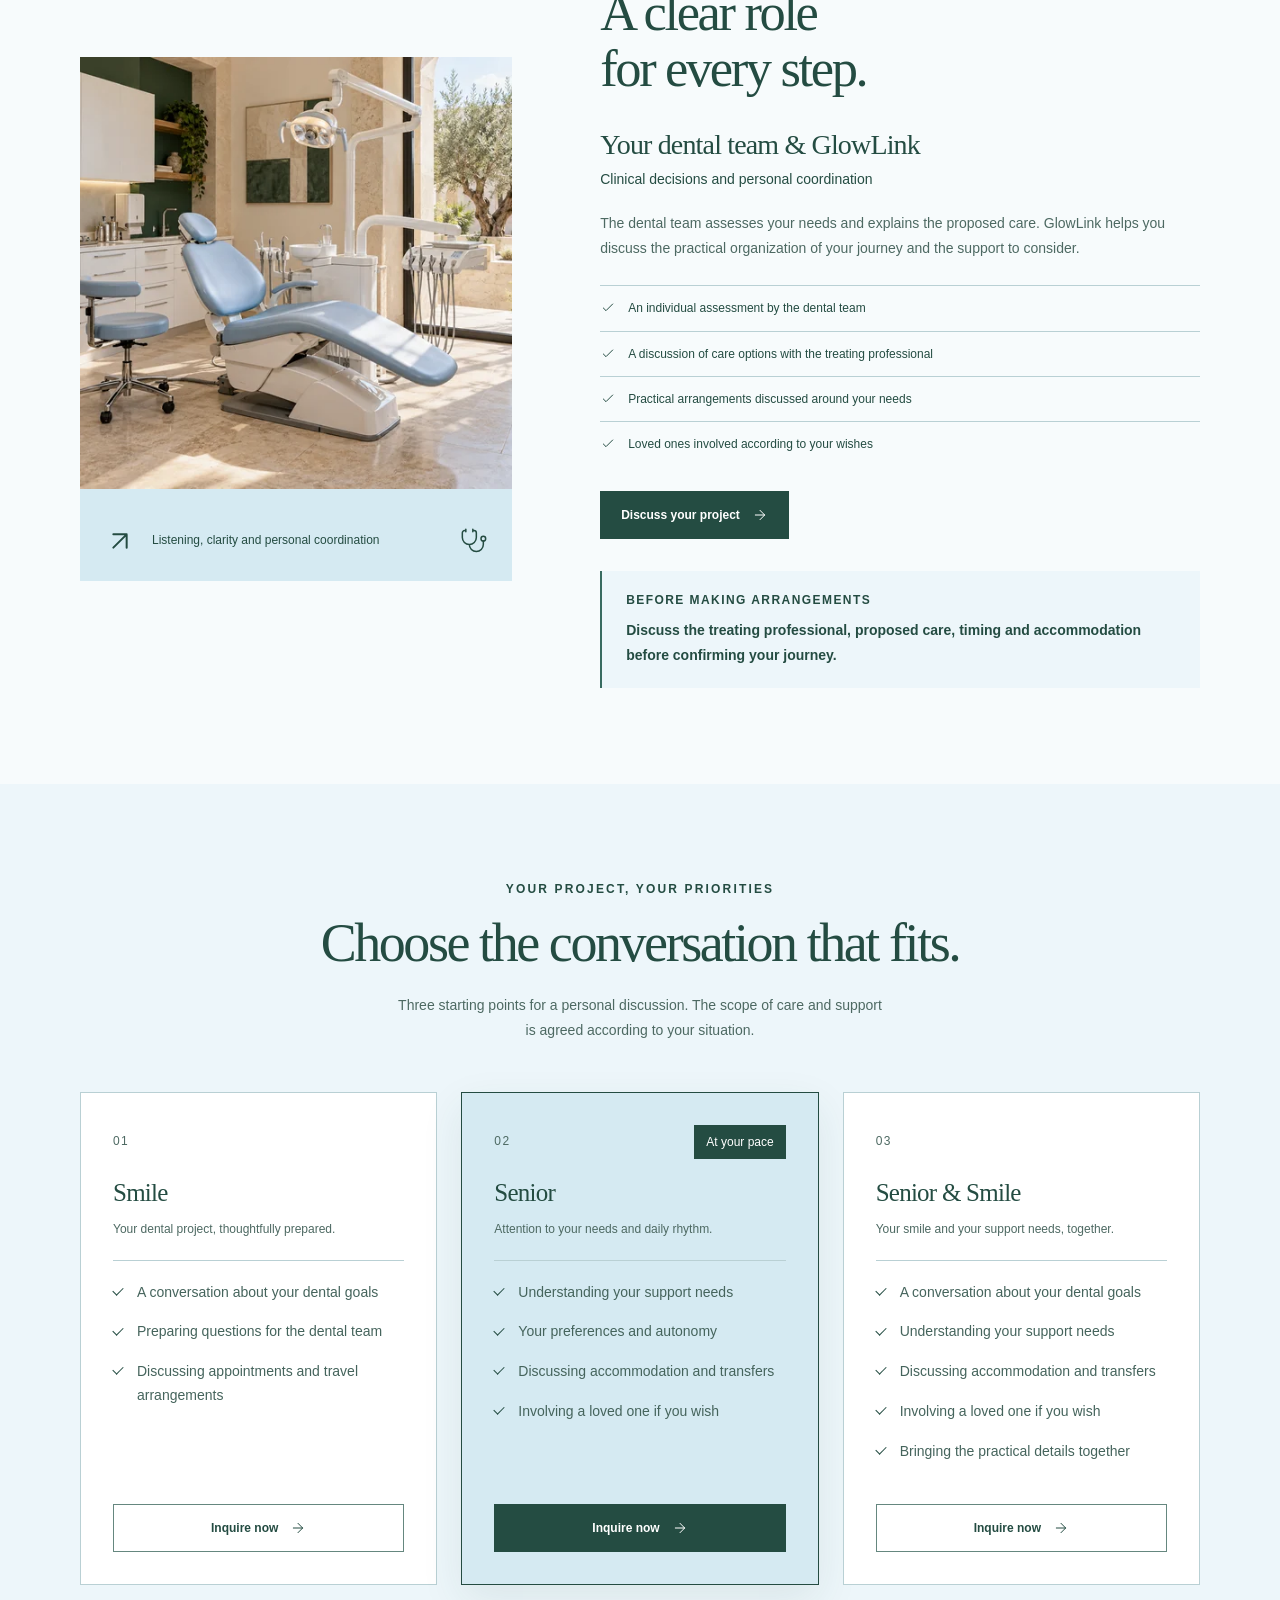
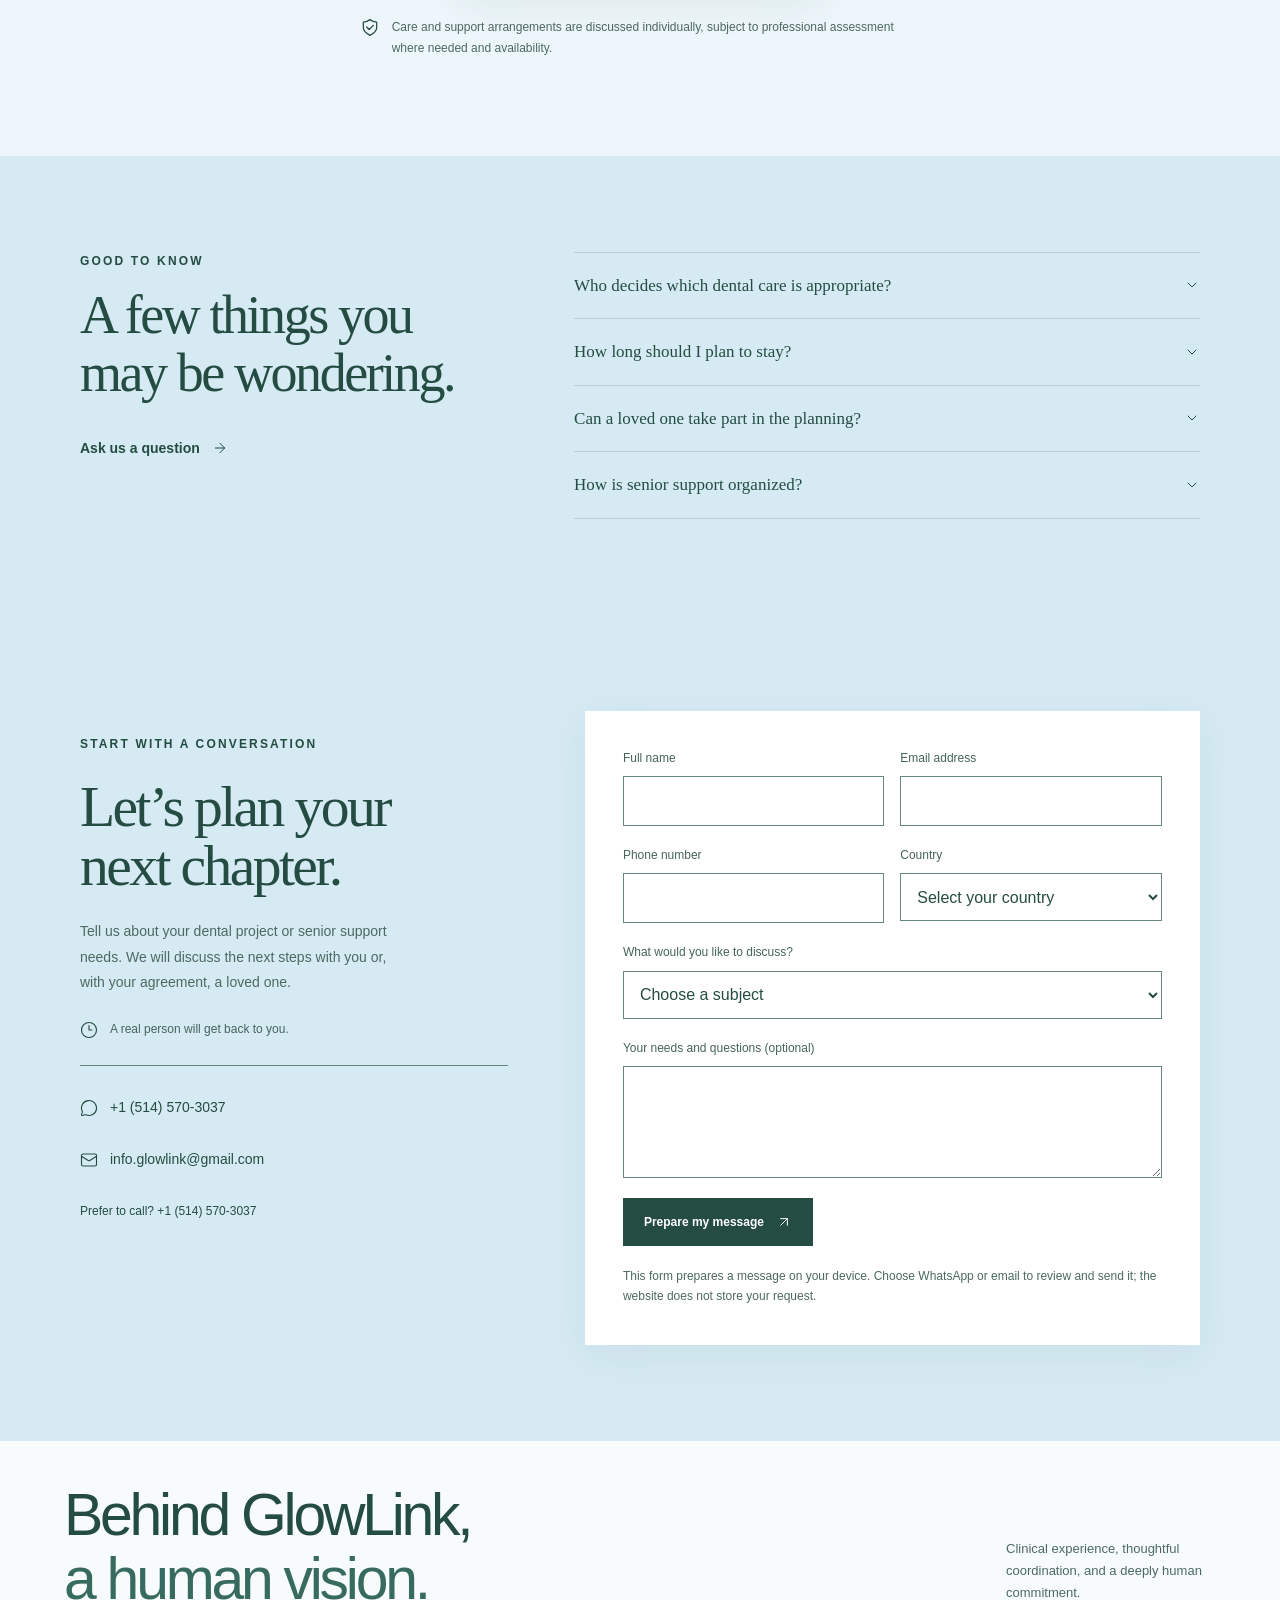
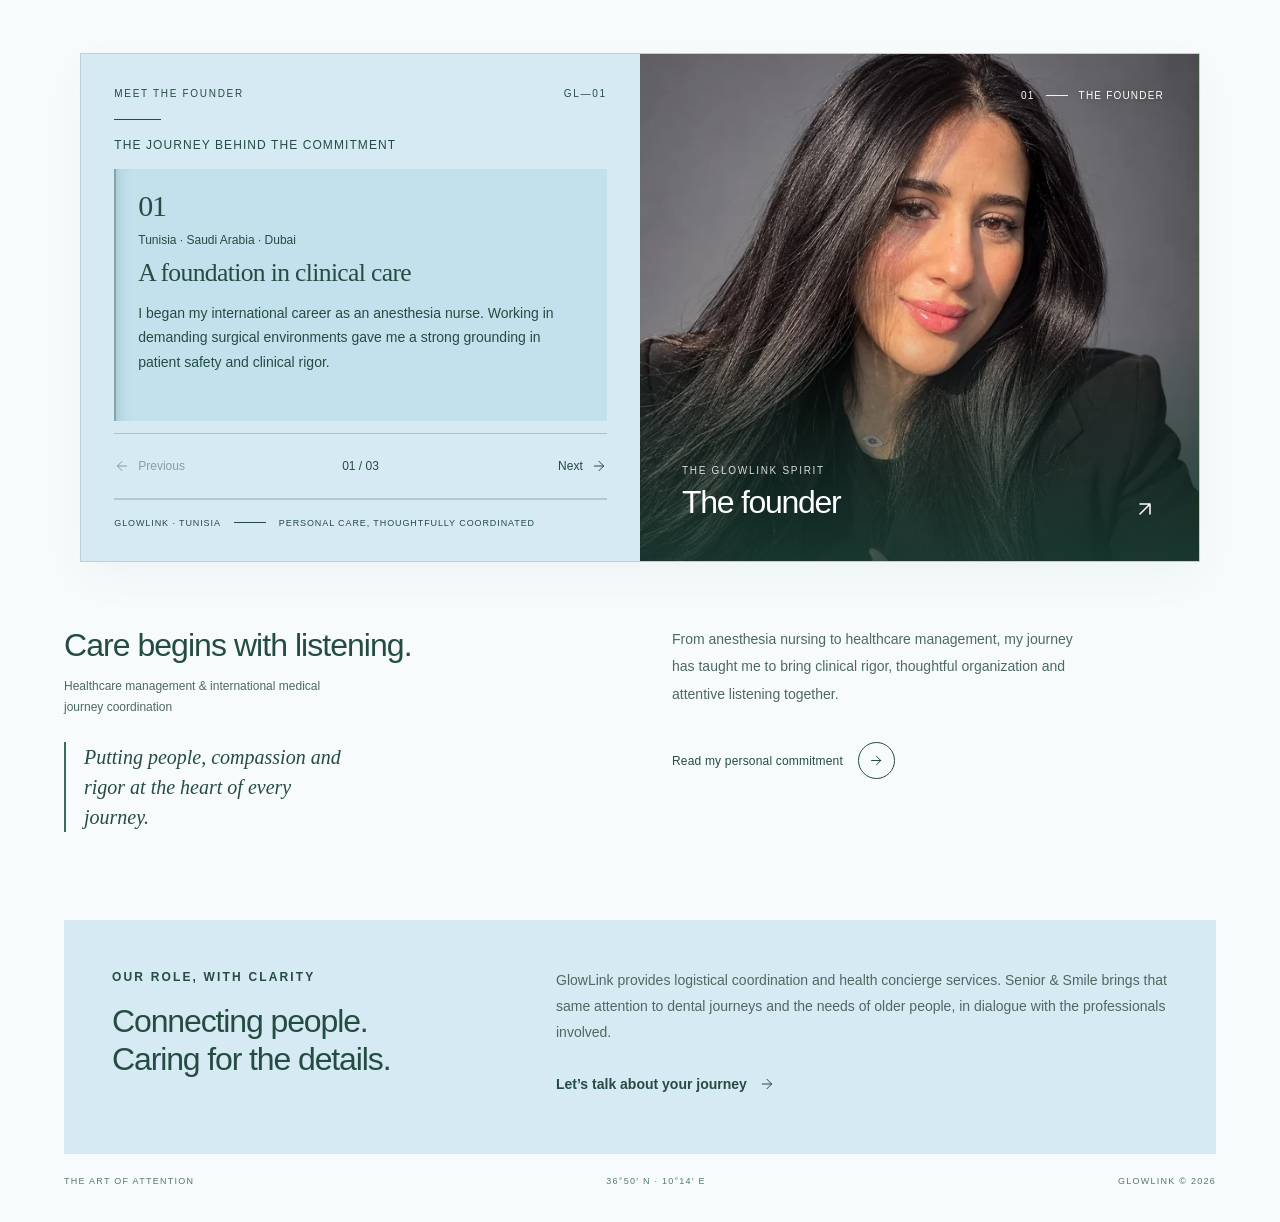
<file: senior-smile.html>
<!doctype html>
<html lang="en" class="no-js has-site-header">
  <head>
    <meta charset="utf-8">
    <meta name="viewport" content="width=device-width, initial-scale=1">
    <meta name="theme-color" content="#244c42">
    <meta name="color-scheme" content="light">
    <title>GlowLink Senior &amp; Smile | Dental Care &amp; Senior Support</title>
    <meta
      name="description" data-i18n-content="seniorMetaDescription"
      content="Discover GlowLink Senior &amp; Smile: a personal approach to dental care coordination and senior support. Tell us about your needs or those of a loved one."
    >

    <link rel="preload" as="image" href="./assets/images/senior-smile-hero-wide.webp" fetchpriority="high">

    <link rel="icon" href="./assets/icons/icon.svg" type="image/svg+xml">
    <link rel="icon" href="./assets/icons/icon-light-32x32.png" media="(prefers-color-scheme: light)">
    <link rel="icon" href="./assets/icons/icon-dark-32x32.png" media="(prefers-color-scheme: dark)">
    <link rel="apple-touch-icon" href="./assets/icons/apple-icon.png">

    <link rel="stylesheet" href="./css/variables.css">
    <link rel="stylesheet" href="./css/base.css">
    <link rel="stylesheet" href="./css/layout.css">
    <link rel="stylesheet" href="./css/components.css">
    <link rel="stylesheet" href="./css/founder.css">
    <link rel="stylesheet" href="./css/animations.css">
    <link rel="stylesheet" href="./css/responsive.css">
    <link rel="stylesheet" href="./css/universes.css">

    <script type="module" src="./js/main.js"></script>
    <script type="module" src="./js/senior.js"></script>
  </head>
  <body class="has-mobile-quote" data-page="senior">
    <a class="skip-link" href="#main-content" data-i18n="skipLink">Skip to content</a>
    <header class="site-header" data-site-header>
      <div class="site-header__inner">
        <div class="brand-zone"><a class="brand" href="#top" aria-label="GlowLink home" data-i18n-aria-label="homeLabel">
          <span class="brand__lockup"><span class="brand__name">Glow<span>Link</span></span><span class="brand__division">Senior &amp; Smile</span></span>
        </a></div>
        <nav class="main-nav" id="main-navigation" aria-label="Main navigation" data-i18n-aria-label="navigationLabel">
          <a class="nav-link" href="#procedures" data-i18n="smileNavProcedures">Our services</a>
          <a class="nav-link" href="#stay" data-i18n="navStay">Your stay</a>
          <a class="nav-link" href="#surgeon" data-i18n="smileNavSurgeon">Your care team</a>
          <a class="nav-link" href="#packages" data-i18n="navPackages">Packages</a>
          <a class="nav-link" href="#faq" data-i18n="navFaq">FAQ</a>
        <div class="language-switch" data-language-switch role="group" aria-label="Language" data-i18n-aria-label="languageLabel">
            <button type="button" data-locale="en" lang="en" aria-label="Switch to English" aria-pressed="true">EN</button>
            <span aria-hidden="true">/</span>
            <button type="button" data-locale="fr" lang="fr" aria-label="Passer en français" aria-pressed="false">FR</button>
          </div>
        </nav>
        <div class="header-actions">

          <a class="button button--universe" href="./index.html" data-universe-link="./index.html"><span>Health &amp; Aesthetic</span><svg viewBox="0 0 24 24" fill="none" stroke="currentColor" stroke-width="1.5" stroke-linecap="round" stroke-linejoin="round" aria-hidden="true"><path d="M7 17 17 7M7 7h10v10"/></svg></a>
          <button class="nav-toggle" type="button" data-nav-toggle aria-controls="main-navigation" aria-expanded="false" aria-label="Navigation menu" data-i18n-aria-label="navigationMenu" hidden><svg viewBox="0 0 24 24" fill="none" stroke="currentColor" stroke-width="1.5" stroke-linecap="round" aria-hidden="true"><path class="nav-toggle__menu" d="M4 7h16M4 12h16M4 17h16"/><path class="nav-toggle__close" d="m6 6 12 12M6 18 18 6"/></svg></button>
        </div>
      </div>
    </header>

    <main id="main-content" tabindex="-1">
      <section class="hero" id="top" aria-labelledby="hero-title">
        <img loading="eager" class="hero__image" src="./assets/images/senior-smile-hero-wide.webp" width="1672" height="941" fetchpriority="high" decoding="async" alt="An older couple enjoying a quiet Mediterranean terrace with a sea view" data-i18n-alt="smileHeroImageAlt">
        <div class="hero__shade" aria-hidden="true"></div>
        <div class="section-shell hero__inner">
          <div class="hero__copy">
            <p class="hero__eyebrow"><span data-i18n="smileHeroEyebrow">Dental care &amp; senior support</span></p>
            <h1 id="hero-title" data-i18n="smileHeroTitle">Your smile. Your peace of mind. In Tunisia.</h1>
            <p class="hero__description" data-i18n="smileHeroText">Dental care coordination and thoughtful senior support, with a peaceful Mediterranean stay at the heart of your journey.</p>
            <div class="hero__actions">
              <a class="button button--light" href="#quote"><span data-i18n="smileQuote">Discuss your needs</span><svg viewBox="0 0 24 24" fill="none" stroke="currentColor" stroke-width="1.5" stroke-linecap="round" stroke-linejoin="round" aria-hidden="true"><path d="M5 12h14m-7-7 7 7-7 7"/></svg></a>
              <a class="hero__secondary" href="#experience"><span data-i18n="explore">Explore the experience</span><svg viewBox="0 0 24 24" fill="none" stroke="currentColor" stroke-width="1.5" stroke-linecap="round" stroke-linejoin="round" aria-hidden="true"><path d="M12 5v14m-7-7 7 7 7-7"/></svg></a>
            </div>
            <p class="hero__location">
              <svg viewBox="0 0 24 24" fill="none" stroke="currentColor" stroke-width="1.5" stroke-linecap="round" stroke-linejoin="round" aria-hidden="true"><path d="M20 10c0 4.993-5.539 10.193-7.399 11.799a1 1 0 0 1-1.202 0C9.539 20.193 4 14.993 4 10a8 8 0 0 1 16 0"/><circle cx="12" cy="10" r="3"/></svg>
              <span data-i18n="location">Tunis, Tunisia</span><span class="hero__location-divider" aria-hidden="true">·</span><span data-i18n="audience">Canada &amp; USA</span>
            </p>
          </div>
        </div>
        <div class="hero__footer">
          <a class="hero__scroll" href="#experience"><span aria-hidden="true"></span><span data-i18n="scroll">Scroll to explore</span></a>
          <p class="hero__caption"><span data-i18n="smileExperienceCaption">THE SENIOR &amp; SMILE EXPERIENCE</span><span>36°50′ N · 10°14′ E</span></p>
        </div>
      </section>

      <section class="trust-strip" id="experience" aria-label="GlowLink highlights" data-i18n-aria-label="highlightsLabel">
        <ul class="section-shell trust-strip__items">
          <li><svg viewBox="0 0 24 24" fill="none" stroke="currentColor" stroke-width="1.5" stroke-linecap="round" stroke-linejoin="round" aria-hidden="true"><path d="M3.85 8.62a4 4 0 0 1 4.78-4.77 4 4 0 0 1 6.74 0 4 4 0 0 1 4.78 4.78 4 4 0 0 1 0 6.74 4 4 0 0 1-4.77 4.78 4 4 0 0 1-6.75 0 4 4 0 0 1-4.78-4.77 4 4 0 0 1 0-6.76Z"/><path d="m9 12 2 2 4-4"/></svg><span data-i18n="smileTrustExperience">An approach shaped around your needs</span></li>
          <li><svg viewBox="0 0 24 24" fill="none" stroke="currentColor" stroke-width="1.5" stroke-linecap="round" stroke-linejoin="round" aria-hidden="true"><path d="M19.414 14.414C21 12.828 22 11.5 22 9.5a5.5 5.5 0 0 0-9.591-3.676.6.6 0 0 1-.818.001A5.5 5.5 0 0 0 2 9.5c0 2.3 1.5 4 3 5.5l5.535 5.362a2 2 0 0 0 2.879.052 2.12 2.12 0 0 0-.004-3 2.124 2.124 0 1 0 3-3 2.124 2.124 0 0 0 3.004 0 2 2 0 0 0 0-2.828l-1.881-1.882a2.41 2.41 0 0 0-3.409 0l-1.71 1.71a2 2 0 0 1-2.828-2.828l2.823-2.762"/></svg><span data-i18n="smileTrustPersonal">Personal coordination, at your pace</span></li>
          <li><svg viewBox="0 0 24 24" fill="none" stroke="currentColor" stroke-width="1.5" stroke-linecap="round" stroke-linejoin="round" aria-hidden="true"><path d="M20 10c0 4.993-5.539 10.193-7.399 11.799a1 1 0 0 1-1.202 0C9.539 20.193 4 14.993 4 10a8 8 0 0 1 16 0"/><circle cx="12" cy="10" r="3"/></svg><span data-i18n="smileTrustLocation">Dental care &amp; senior support</span></li>
        </ul>
      </section>
      <section class="procedures-section section" id="procedures" tabindex="-1" aria-labelledby="procedures-title">
        <div class="section-shell">
          <div class="procedures-heading">
            <div class="flow">
              <p class="eyebrow" data-i18n="smileProceduresEyebrow">Your needs, our attention</p>
              <h2 id="procedures-title" data-i18n="smileProceduresTitle">Care for your smile. Support for your journey.</h2>
            </div>
            <p class="text-muted" data-i18n="smileProceduresIntro">Tell us about your dental project, your support needs or those of a loved one.</p>
          </div>
          <div class="procedures-gallery">
            <article class="procedure-photo">
              <a class="procedure-photo__link" href="#quote" data-senior-topic="dental">
                <div class="procedure-photo__frame"><img srcset="./assets/images/smile-dental-room-640w.webp 640w, ./assets/images/smile-dental-room.webp 1448w" sizes="(max-width: 760px) calc(100vw - 32px), 600px" src="./assets/images/smile-dental-room.webp" width="1448" height="1086" loading="lazy" decoding="async" alt="Illustrative dental consultation room with a pale-blue chair and natural light" data-i18n-alt="smileDentalAlt"></div>
                <div class="procedure-photo__caption"><span class="procedure-photo__number" aria-hidden="true">01</span><div><h3 data-i18n="smileDentalTitle">Dental care</h3><p data-i18n="smileDentalDescription">Preparing your dental journey</p></div><span class="procedure-photo__arrow" aria-hidden="true"><svg viewBox="0 0 24 24" fill="none" stroke="currentColor" stroke-width="1.5" stroke-linecap="round" stroke-linejoin="round" aria-hidden="true"><path d="M5 12h14m-7-7 7 7-7 7"/></svg></span></div>
              </a>
            </article>
            <article class="procedure-photo">
              <a class="procedure-photo__link" href="#quote" data-senior-topic="both">
                <div class="procedure-photo__frame"><img srcset="./assets/images/stay-concierge-640w.webp 640w, ./assets/images/stay-concierge.webp 1448w" sizes="(max-width: 760px) calc(100vw - 32px), 600px" src="./assets/images/stay-concierge.webp" width="1448" height="1086" loading="lazy" decoding="async" alt="A guest and coordinator discussing the practical details of a stay" data-i18n-alt="smileCoordinationAlt"></div>
                <div class="procedure-photo__caption"><span class="procedure-photo__number" aria-hidden="true">02</span><div><h3 data-i18n="smileCoordinationTitle">Care coordination</h3><p data-i18n="smileCoordinationDescription">Helping organize the practical details</p></div><span class="procedure-photo__arrow" aria-hidden="true"><svg viewBox="0 0 24 24" fill="none" stroke="currentColor" stroke-width="1.5" stroke-linecap="round" stroke-linejoin="round" aria-hidden="true"><path d="M5 12h14m-7-7 7 7-7 7"/></svg></span></div>
              </a>
            </article>
            <article class="procedure-photo">
              <a class="procedure-photo__link" href="#quote" data-senior-topic="senior">
                <div class="procedure-photo__frame"><img srcset="./assets/images/senior-smile-hero-640w.webp 640w, ./assets/images/senior-smile-hero.webp 1122w" sizes="(max-width: 760px) calc(100vw - 32px), 600px" src="./assets/images/senior-smile-hero.webp" width="1122" height="1402" loading="lazy" decoding="async" alt="An older couple sharing a relaxed moment in a Mediterranean courtyard" data-i18n-alt="smileSeniorAlt"></div>
                <div class="procedure-photo__caption"><span class="procedure-photo__number" aria-hidden="true">03</span><div><h3 data-i18n="smileSeniorTitle">Senior support</h3><p data-i18n="smileSeniorDescription">Your preferences and autonomy</p></div><span class="procedure-photo__arrow" aria-hidden="true"><svg viewBox="0 0 24 24" fill="none" stroke="currentColor" stroke-width="1.5" stroke-linecap="round" stroke-linejoin="round" aria-hidden="true"><path d="M5 12h14m-7-7 7 7-7 7"/></svg></span></div>
              </a>
            </article>
            <article class="procedure-photo">
              <a class="procedure-photo__link" href="#quote" data-senior-topic="both">
                <div class="procedure-photo__frame"><img srcset="./assets/images/stay-courtyard-640w.webp 640w, ./assets/images/stay-courtyard.webp 1448w" sizes="(max-width: 760px) calc(100vw - 32px), 600px" src="./assets/images/stay-courtyard.webp" width="1448" height="1086" loading="lazy" decoding="async" alt="A peaceful Tunisian guesthouse courtyard with lounge chairs and white arches" data-i18n-alt="smileTravelAlt"></div>
                <div class="procedure-photo__caption"><span class="procedure-photo__number" aria-hidden="true">04</span><div><h3 data-i18n="smileTravelTitle">Your stay &amp; transfers</h3><p data-i18n="smileTravelDescription">Discussing a comfortable stay</p></div><span class="procedure-photo__arrow" aria-hidden="true"><svg viewBox="0 0 24 24" fill="none" stroke="currentColor" stroke-width="1.5" stroke-linecap="round" stroke-linejoin="round" aria-hidden="true"><path d="M5 12h14m-7-7 7 7-7 7"/></svg></span></div>
              </a>
            </article>
            <article class="procedure-photo">
              <a class="procedure-photo__link" href="#quote" data-senior-topic="senior">
                <div class="procedure-photo__frame"><img srcset="./assets/images/smile-family-640w.webp 640w, ./assets/images/smile-family.webp 1586w" sizes="(max-width: 760px) calc(100vw - 32px), 600px" src="./assets/images/smile-family.webp" width="1586" height="992" loading="lazy" decoding="async" alt="An older woman and her adult daughter discussing a journey together" data-i18n-alt="smileFamilyAlt"></div>
                <div class="procedure-photo__caption"><span class="procedure-photo__number" aria-hidden="true">05</span><div><h3 data-i18n="smileFamilyTitle">Family involvement</h3><p data-i18n="smileFamilyDescription">Keeping loved ones involved, with your agreement</p></div><span class="procedure-photo__arrow" aria-hidden="true"><svg viewBox="0 0 24 24" fill="none" stroke="currentColor" stroke-width="1.5" stroke-linecap="round" stroke-linejoin="round" aria-hidden="true"><path d="M5 12h14m-7-7 7 7-7 7"/></svg></span></div>
              </a>
            </article>
          </div>
          <p class="procedures-medical-note" data-i18n="smileProceduresMedicalNote">Dental treatment is determined by the dental team following an individual assessment. Support arrangements depend on your needs and availability.</p>
        </div>
      </section>
      <section class="stay-section section" id="stay" tabindex="-1" aria-labelledby="stay-title">
        <div class="section-shell stay-layout">
          <div class="stay-copy">
            <p class="eyebrow" data-i18n="stayEyebrow">The Glow experience</p>
            <h2 class="heading-feature" id="stay-title" data-i18n="smileStayTitle">A calmer setting for your journey.</h2>
            <p class="text-muted" data-i18n="smileStayIntro">Imagine a comfortable stay in Tunis or its northern suburbs, planned around your appointments, preferences and pace.</p>
            <ul class="check-list">
              <li data-i18n="smileStayTransfers">Discuss transfers between the airport, accommodation and appointments</li>
              <li data-i18n="smileStaySupport">Consider practical support for your needs during the stay</li>
              <li data-i18n="smileStayConcierge">Share your comfort, mobility and companion preferences</li>
            </ul>
            <p class="stay-availability" data-i18n="stayAvailability">Accommodation partners are being finalized. We’ll share options that suit your dates and needs.</p>
            <a class="text-link" href="#quote"><span data-i18n="smileQuote">Discuss your needs</span><svg viewBox="0 0 24 24" fill="none" stroke="currentColor" stroke-width="1.5" stroke-linecap="round" stroke-linejoin="round" aria-hidden="true"><path d="M5 12h14m-7-7 7 7-7 7"/></svg></a>
          </div>
          <figure class="stay-photo">
            <img srcset="./assets/images/stay-courtyard-640w.webp 640w, ./assets/images/stay-courtyard.webp 1448w" sizes="(max-width: 760px) calc(100vw - 32px), 600px" src="./assets/images/stay-courtyard.webp" width="1448" height="1086" loading="lazy" decoding="async" alt="Illustrative Tunisian guesthouse courtyard with a blue door, white arches, lounge chairs and a Mediterranean sea view" data-i18n-alt="stayImageAlt">
            <figcaption><span class="stay-photo__location" data-i18n="stayImageCaption">A calmer setting for your stay</span></figcaption>
          </figure>
        </div>
      </section>
      <section class="surgeon-section section" id="surgeon" tabindex="-1" aria-labelledby="surgeon-title">
        <div class="section-shell surgeon-layout">
          <figure class="surgeon-portrait">
            <img srcset="./assets/images/smile-dental-room-640w.webp 640w, ./assets/images/smile-dental-room.webp 1448w" sizes="(max-width: 760px) calc(100vw - 32px), 600px" src="./assets/images/smile-dental-room.webp" width="1448" height="1086" loading="lazy" decoding="async" alt="Illustrative contemporary dental room with a pale-blue examination chair" data-i18n-alt="smileSurgeonImageAlt">
            <figcaption class="surgeon-experience"><span class="surgeon-experience__number" aria-hidden="true"><svg viewBox="0 0 24 24" fill="none" stroke="currentColor" stroke-width="1.5" stroke-linecap="round" stroke-linejoin="round" aria-hidden="true"><path d="M7 17 17 7M7 7h10v10"/></svg></span><span data-i18n="smileSurgeonExperience">Listening, clarity and personal coordination</span><svg viewBox="0 0 24 24" fill="none" stroke="currentColor" stroke-width="1.3" stroke-linecap="round" stroke-linejoin="round" aria-hidden="true"><path d="M5 2v2M11 2v2M5 3H4a2 2 0 0 0-2 2v4a6 6 0 0 0 12 0V5a2 2 0 0 0-2-2h-1M8 15a6 6 0 0 0 12 0v-3"/><circle cx="20" cy="10" r="2"/></svg></figcaption>
          </figure>
          <div class="surgeon-content">
            <p class="eyebrow" data-i18n="smileSurgeonEyebrow">Your care, with the right people</p>
            <h2 id="surgeon-title" data-i18n="smileSurgeonTitle">A clear role for every step.</h2>
            <div class="surgeon-identity">
              <h3 data-i18n="smileSurgeonName">Your dental team &amp; GlowLink</h3>
              <p class="surgeon-role" data-i18n="smileSurgeonRole">Clinical decisions and personal coordination</p>
            </div>
            <p class="surgeon-bio" data-i18n="smileSurgeonBio">The dental team assesses your needs and explains the proposed care. GlowLink helps you discuss the practical organization of your journey and the support to consider.</p>
            <ul class="surgeon-credentials">
              <li><svg viewBox="0 0 24 24" fill="none" stroke="currentColor" stroke-width="1.5" stroke-linecap="round" stroke-linejoin="round" aria-hidden="true"><path d="m5 12 4 4L19 6"/></svg><span data-i18n="smileSurgeonCredentialTunis">An individual assessment by the dental team</span></li>
              <li><svg viewBox="0 0 24 24" fill="none" stroke="currentColor" stroke-width="1.5" stroke-linecap="round" stroke-linejoin="round" aria-hidden="true"><path d="m5 12 4 4L19 6"/></svg><span data-i18n="smileSurgeonCredentialFrance">A discussion of care options with the treating professional</span></li>
              <li><svg viewBox="0 0 24 24" fill="none" stroke="currentColor" stroke-width="1.5" stroke-linecap="round" stroke-linejoin="round" aria-hidden="true"><path d="m5 12 4 4L19 6"/></svg><span data-i18n="smileSurgeonCredentialInternational">Practical arrangements discussed around your needs</span></li>
              <li><svg viewBox="0 0 24 24" fill="none" stroke="currentColor" stroke-width="1.5" stroke-linecap="round" stroke-linejoin="round" aria-hidden="true"><path d="m5 12 4 4L19 6"/></svg><span data-i18n="smileSurgeonCredentialAssociation">Loved ones involved according to your wishes</span></li>
            </ul>
            <div class="surgeon-actions inline-group">
              <a class="button" href="#quote"><span data-i18n="surgeonContact">Discuss your project</span><svg viewBox="0 0 24 24" fill="none" stroke="currentColor" stroke-width="1.5" stroke-linecap="round" stroke-linejoin="round" aria-hidden="true"><path d="M5 12h14m-7-7 7 7-7 7"/></svg></a>
            </div>
            <div class="surgeon-clinics">
              <p class="eyebrow" data-i18n="smileSurgeonClinics">Before making arrangements</p>
              <p class="surgeon-clinics__names" data-i18n="smileTeamDetails">Discuss the treating professional, proposed care, timing and accommodation before confirming your journey.</p>
            </div>
          </div>
        </div>
      </section>
      <section class="packages-section section" id="packages" tabindex="-1" aria-labelledby="packages-title" aria-describedby="packages-description packages-conditions">
        <div class="section-shell">
          <div class="packages-heading">
            <p class="eyebrow" data-i18n="smilePackagesEyebrow">Your project, your priorities</p>
            <h2 id="packages-title" data-i18n="smilePackagesTitle">Choose the conversation that fits.</h2>
            <p class="text-muted" id="packages-description" data-i18n="smilePackagesIntro">Three starting points for a personal discussion. The scope of care and support is agreed according to your situation.</p>
          </div>
          <div class="packages-grid">
            <article class="package-card" aria-labelledby="package-essential-title">
              <div class="package-card__topline"><span class="package-card__index" aria-hidden="true">01</span></div>
              <div class="package-card__heading"><h3 id="package-essential-title" data-i18n="smilePackageEssentialName">Smile</h3><p class="package-card__subtitle" data-i18n="smilePackageEssentialSubtitle">Your dental project, thoughtfully prepared.</p></div>
              <div class="package-card__divider" aria-hidden="true"></div>
              <ul class="check-list">
                <li data-i18n="smilePackageDental">A conversation about your dental goals</li>
                <li data-i18n="smilePackageQuestions">Preparing questions for the dental team</li>
                <li data-i18n="smilePackageLogistics">Discussing appointments and travel arrangements</li>
              </ul>
              <a class="button button--outline" href="#quote" data-senior-topic="dental" aria-label="Discuss the Smile approach" data-i18n-aria-label="smilePackageEssentialLink"><span data-i18n="packageInquire">Inquire now</span><svg viewBox="0 0 24 24" fill="none" stroke="currentColor" stroke-width="1.5" stroke-linecap="round" stroke-linejoin="round" aria-hidden="true"><path d="M5 12h14m-7-7 7 7-7 7"/></svg></a>
            </article>
            <article class="package-card package-card--featured" aria-labelledby="package-comfort-title">
              <div class="package-card__topline"><span class="package-card__index" aria-hidden="true">02</span><span class="package-card__label" data-i18n="smilePackagePopular">At your pace</span></div>
              <div class="package-card__heading"><h3 id="package-comfort-title" data-i18n="smilePackageComfortName">Senior</h3><p class="package-card__subtitle" data-i18n="smilePackageComfortSubtitle">Attention to your needs and daily rhythm.</p></div>
              <div class="package-card__divider" aria-hidden="true"></div>
              <ul class="check-list">
                <li data-i18n="smilePackageSenior">Understanding your support needs</li>
                <li data-i18n="smilePackagePreferences">Your preferences and autonomy</li>
                <li data-i18n="smilePackageStay">Discussing accommodation and transfers</li>
                <li data-i18n="smilePackageFamily">Involving a loved one if you wish</li>
              </ul>
              <a class="button" href="#quote" data-senior-topic="senior" aria-label="Discuss the Senior approach" data-i18n-aria-label="smilePackageComfortLink"><span data-i18n="packageInquire">Inquire now</span><svg viewBox="0 0 24 24" fill="none" stroke="currentColor" stroke-width="1.5" stroke-linecap="round" stroke-linejoin="round" aria-hidden="true"><path d="M5 12h14m-7-7 7 7-7 7"/></svg></a>
            </article>
            <article class="package-card" aria-labelledby="package-vip-title">
              <div class="package-card__topline"><span class="package-card__index" aria-hidden="true">03</span></div>
              <div class="package-card__heading"><h3 id="package-vip-title" data-i18n="smilePackageVipName">Senior &amp; Smile</h3><p class="package-card__subtitle" data-i18n="smilePackageVipSubtitle">Your smile and your support needs, together.</p></div>
              <div class="package-card__divider" aria-hidden="true"></div>
              <ul class="check-list">
                <li data-i18n="smilePackageDental">A conversation about your dental goals</li>
                <li data-i18n="smilePackageSenior">Understanding your support needs</li>
                <li data-i18n="smilePackageStay">Discussing accommodation and transfers</li>
                <li data-i18n="smilePackageFamily">Involving a loved one if you wish</li>
                <li data-i18n="smilePackagePlan">Bringing the practical details together</li>
              </ul>
              <a class="button button--outline" href="#quote" data-senior-topic="both" aria-label="Discuss Senior &amp; Smile" data-i18n-aria-label="smilePackageVipLink"><span data-i18n="packageInquire">Inquire now</span><svg viewBox="0 0 24 24" fill="none" stroke="currentColor" stroke-width="1.5" stroke-linecap="round" stroke-linejoin="round" aria-hidden="true"><path d="M5 12h14m-7-7 7 7-7 7"/></svg></a>
            </article>
          </div>
          <p class="packages-conditions" id="packages-conditions"><svg viewBox="0 0 24 24" fill="none" stroke="currentColor" stroke-width="1.5" stroke-linecap="round" stroke-linejoin="round" aria-hidden="true"><path d="M12 3c2 2 5 3 8 3v7c0 4-4 7-8 9-4-2-8-5-8-9V6c3 0 6-1 8-3Z"/><path d="m8 12 3 3 5-5"/></svg><span data-i18n="smilePackagesConditions">Care and support arrangements are discussed individually, subject to professional assessment where needed and availability.</span></p>
        </div>
      </section>
      <section class="faq-section section" id="faq" tabindex="-1" aria-labelledby="faq-title">
        <div class="section-shell faq-layout">
          <div class="faq-heading">
            <p class="eyebrow" data-i18n="faqEyebrow">Good to know</p>
            <h2 id="faq-title" data-i18n="faqTitle">A few things you may be wondering.</h2>
            <a class="text-link" href="#quote"><span data-i18n="faqContact">Ask us a question</span><svg viewBox="0 0 24 24" fill="none" stroke="currentColor" stroke-width="1.5" stroke-linecap="round" stroke-linejoin="round" aria-hidden="true"><path d="M5 12h14m-7-7 7 7-7 7"/></svg></a>
          </div>
          <div class="accordion">
            <details class="accordion__item">
              <summary><span data-i18n="smileFaqSafetyQuestion">Who decides which dental care is appropriate?</span><svg viewBox="0 0 24 24" fill="none" stroke="currentColor" stroke-width="1.5" stroke-linecap="round" stroke-linejoin="round" aria-hidden="true"><path d="m6 9 6 6 6-6"/></svg></summary>
              <p data-i18n="smileFaqSafetyAnswer">The dental team evaluates your situation and explains the care options. GlowLink helps coordinate the practical journey; clinical decisions remain with the treating professionals.</p>
            </details>
            <details class="accordion__item">
              <summary><span data-i18n="smileFaqStayQuestion">How long should I plan to stay?</span><svg viewBox="0 0 24 24" fill="none" stroke="currentColor" stroke-width="1.5" stroke-linecap="round" stroke-linejoin="round" aria-hidden="true"><path d="m6 9 6 6 6-6"/></svg></summary>
              <p data-i18n="smileFaqStayAnswer">The duration depends on the care discussed with your dental team and the support you need. Confirm the proposed schedule before arranging travel.</p>
            </details>
            <details class="accordion__item">
              <summary><span data-i18n="smileFaqSupportQuestion">Can a loved one take part in the planning?</span><svg viewBox="0 0 24 24" fill="none" stroke="currentColor" stroke-width="1.5" stroke-linecap="round" stroke-linejoin="round" aria-hidden="true"><path d="m6 9 6 6 6-6"/></svg></summary>
              <p data-i18n="smileFaqSupportAnswer">Yes, you can include someone you trust in the conversation. Tell us how you would like them involved and whether they will accompany you.</p>
            </details>
            <details class="accordion__item">
              <summary><span data-i18n="smileFaqHotelsQuestion">How is senior support organized?</span><svg viewBox="0 0 24 24" fill="none" stroke="currentColor" stroke-width="1.5" stroke-linecap="round" stroke-linejoin="round" aria-hidden="true"><path d="m6 9 6 6 6-6"/></svg></summary>
              <p data-i18n="smileFaqHotelsAnswer">We begin by listening to your needs, preferences and daily rhythm. The support to consider, its availability and the practical arrangements are discussed before confirmation.</p>
            </details>
          </div>
        </div>
      </section>
      <section class="quote-section section" id="quote" tabindex="-1" aria-labelledby="quote-title">
        <div class="section-shell quote-layout">
          <div class="quote-intro flow">
            <p class="eyebrow" data-i18n="contactEyebrow">Start with a conversation</p>
            <h2 class="heading-quote" id="quote-title" data-i18n="smileContactTitle">Let’s plan your next chapter.</h2>
            <p class="text-muted" data-i18n="smileContactText">Tell us about your dental project or senior support needs. We will discuss the next steps with you or, with your agreement, a loved one.</p>
            <p class="quote-response">
              <svg viewBox="0 0 24 24" fill="none" stroke="currentColor" stroke-width="1.5" stroke-linecap="round" stroke-linejoin="round" aria-hidden="true"><circle cx="12" cy="12" r="10"/><path d="M12 6v6h4"/></svg>
              <span data-i18n="contactResponse">A real person will get back to you.</span>
            </p>
            <address class="quote-details">
              <a href="https://wa.me/15145703037" target="_blank" rel="noopener noreferrer">
                <svg viewBox="0 0 24 24" fill="none" stroke="currentColor" stroke-width="1.5" stroke-linecap="round" stroke-linejoin="round" aria-hidden="true"><path d="M2.992 16.342a2 2 0 0 1 .094 1.167l-1.065 3.29a1 1 0 0 0 1.236 1.168l3.413-.998a2 2 0 0 1 1.099.092 10 10 0 1 0-4.777-4.719"/></svg>
                <span>+1 (514) 570-3037</span>
              </a>
              <a href="mailto:info.glowlink@gmail.com">
                <svg viewBox="0 0 24 24" fill="none" stroke="currentColor" stroke-width="1.5" stroke-linecap="round" stroke-linejoin="round" aria-hidden="true"><rect width="20" height="16" x="2" y="4" rx="2"/><path d="m22 7-8.97 5.7a1.94 1.94 0 0 1-2.06 0L2 7"/></svg>
                <span>info.glowlink@gmail.com</span>
              </a>
              <a class="quote-phone" href="tel:+15145703037" data-i18n="contactCall">Prefer to call? +1 (514) 570-3037</a>
            </address>
          </div>

          <div class="quote-form-card">
            <noscript><p class="notice"><a href="mailto:info.glowlink@gmail.com">Email: info.glowlink@gmail.com</a> &middot; <a href="https://wa.me/15145703037">WhatsApp</a></p></noscript>
            <form class="quote-form" data-senior-form aria-describedby="senior-privacy">
              <fieldset class="quote-form__fields" data-senior-fields disabled>
                <legend class="visually-hidden" data-i18n="seniorContactCta">Let’s talk</legend>
                <div class="form-grid">
                  <label class="field" for="senior-name"><span data-i18n="fullName">Full name</span><input class="field-control" id="senior-name" name="fullName" autocomplete="name" required></label>
                  <label class="field" for="senior-email"><span data-i18n="emailAddress">Email address</span><input class="field-control" id="senior-email" name="email" type="email" autocomplete="email" required></label>
                  <label class="field" for="senior-phone"><span data-i18n="phoneNumber">Phone number</span><input class="field-control" id="senior-phone" name="phone" type="tel" autocomplete="tel" required></label>
                  <label class="field" for="senior-country"><span data-i18n="countryLabel">Country</span><select class="field-control" id="senior-country" name="country" required><option value="" disabled selected data-i18n="countryPlaceholder">Select your country</option><option value="Canada" data-i18n="countryCanada">Canada</option><option value="United States" data-i18n="countryUsa">United States</option><option value="Other" data-i18n="countryOther">Other</option></select></label>
                  <label class="field form-field--wide" for="senior-topic"><span data-i18n="seniorTopicLabel">What would you like to discuss?</span><select class="field-control" id="senior-topic" name="topic" required><option value="" disabled selected data-i18n="seniorTopicPlaceholder">Choose a subject</option><option value="dental" data-i18n="seniorDentalLabel">Dental care</option><option value="senior" data-i18n="seniorSupportLabel">Senior support</option><option value="both" data-i18n="seniorBothLabel">Dental care &amp; senior support</option></select></label>
                  <label class="field form-field--wide" for="senior-message"><span data-i18n="seniorMessageLabel">Your needs and questions (optional)</span><textarea class="field-control" id="senior-message" name="message" rows="3"></textarea></label>
                </div>
                <button class="button" type="submit"><span data-i18n="seniorSubmit">Prepare my message</span><svg viewBox="0 0 24 24" fill="none" stroke="currentColor" stroke-width="1.5" stroke-linecap="round" stroke-linejoin="round" aria-hidden="true"><path d="M7 17 17 7M7 7h10v10"/></svg></button>
                <p class="quote-status" role="status" aria-atomic="true" data-senior-status></p>
                <div class="inline-group senior-draft-actions" data-senior-actions hidden><a class="text-link" data-senior-whatsapp target="_blank" rel="noopener noreferrer" data-i18n="seniorWhatsApp">Continue on WhatsApp</a><a class="text-link" data-senior-email data-i18n="seniorEmail">Continue by email</a></div>
              </fieldset>
              <p class="form-privacy" id="senior-privacy" data-i18n="seniorPrivacy">This form prepares a message on your device. Choose WhatsApp or email to review and send it; the website does not store your request.</p>
            </form>
          </div>
        </div>
      </section>
      <section class="founder" id="founder" aria-labelledby="founder-heading">
        <div class="founder-inner">
          <div class="section-title">
            <div>
              <h2 id="founder-heading"><span data-i18n="founderHeader">Behind GlowLink,</span><br><i data-i18n="founderHeaderAccent">a human vision.</i></h2>
            </div>
            <p class="section-descriptor" data-i18n="founderDescriptor">Clinical experience, thoughtful coordination, and a deeply human commitment.</p>
          </div>
          <article class="founder-card" aria-labelledby="founder-story-title">
            <div class="story-panel">
              <div class="story-top"><span class="small-label" data-i18n="founderEyebrow">MEET THE FOUNDER</span><span class="index">GL—01</span></div>
              <div class="story-main">
                <div class="rule" aria-hidden="true"></div>
                <h3 class="visually-hidden" id="founder-story-title" data-i18n="founderJourneyTitle">Three chapters. One guiding purpose.</h3>
                <div class="founder-book" data-founder-book role="region" aria-label="The founder’s journey in three chapters" data-i18n-aria-label="founderBookLabel">
                  <p class="founder-book__eyebrow" data-i18n="founderJourneyEyebrow">The journey behind the commitment</p>
                  <div class="founder-book__pages" id="founder-book-pages">
                    <section class="founder-book__page" data-founder-page aria-labelledby="founder-chapter-1-title"><span class="founder-book__number" aria-hidden="true">01</span><p class="founder-book__place" data-i18n="founderClinicalPlace">Tunisia · Saudi Arabia · Dubai</p><h4 id="founder-chapter-1-title" data-founder-page-title data-i18n="founderClinicalTitle">A foundation in clinical care</h4><p class="founder-book__text" data-founder-page-text data-i18n="founderClinicalText">I began my international career as an anesthesia nurse. Working in demanding surgical environments gave me a strong grounding in patient safety and clinical rigor.</p></section>
                    <section class="founder-book__page" data-founder-page aria-labelledby="founder-chapter-2-title"><span class="founder-book__number" aria-hidden="true">02</span><p class="founder-book__place" data-i18n="founderManagementPlace">Canada</p><h4 id="founder-chapter-2-title" data-founder-page-title data-i18n="founderManagementTitle">A broader vision of healthcare</h4><p class="founder-book__text" data-founder-page-text data-i18n="founderManagementText">I earned a master’s degree in health services management in Canada, connecting my clinical experience with a deeper understanding of governance, organization and care coordination.</p></section>
                    <section class="founder-book__page" data-founder-page aria-labelledby="founder-chapter-3-title"><span class="founder-book__number" aria-hidden="true">03</span><p class="founder-book__place" data-i18n="founderGlowlinkPlace">Today · GlowLink</p><h4 id="founder-chapter-3-title" data-founder-page-title data-i18n="founderGlowlinkTitle">A commitment brought to life</h4><p class="founder-book__text" data-founder-page-text data-i18n="smileFounderGlowlinkText">With GlowLink, I bring together international clinical experience, Canadian management education and a personal commitment to help coordinate dental journeys and senior support with attention to each person.</p></section>
                  </div>
                  <div class="founder-book__navigation" data-founder-book-controls hidden>
                    <button type="button" class="founder-book__button" data-founder-chapter-step="-1" aria-controls="founder-book-pages"><svg viewBox="0 0 24 24" fill="none" stroke="currentColor" stroke-width="1.5" stroke-linecap="round" stroke-linejoin="round" aria-hidden="true"><path d="M19 12H5m7-7-7 7 7 7"/></svg><span data-i18n="founderPreviousChapter">Previous</span></button>
                    <span class="founder-book__count" data-founder-page-count aria-hidden="true">01 / 03</span>
                    <button type="button" class="founder-book__button" data-founder-chapter-step="1" aria-controls="founder-book-pages"><span data-i18n="founderNextChapter">Next</span><svg viewBox="0 0 24 24" fill="none" stroke="currentColor" stroke-width="1.5" stroke-linecap="round" stroke-linejoin="round" aria-hidden="true"><path d="M5 12h14m-7-7 7 7-7 7"/></svg></button>
                  </div>
                  <div class="founder-book__autoplay" data-founder-autoplay-controls hidden>
                    <span class="founder-book__progress" aria-hidden="true"><span data-founder-page-progress></span></span>
                  </div>
                  <p class="visually-hidden" role="status" aria-atomic="true" data-founder-chapter-status></p>
                </div>

              </div>
              <div class="story-footer"><span>GLOWLINK · TUNISIA</span><span class="tiny-line" aria-hidden="true"></span><span data-i18n="founderFooter">PERSONAL CARE, THOUGHTFULLY COORDINATED</span></div>
            </div>
            <div class="portrait-panel">
              <img srcset="./assets/images/founder-v2-640w.webp 640w, ./assets/images/founder-v2.webp 1122w" sizes="(max-width: 760px) calc(100vw - 32px), 600px" src="./assets/images/founder-v2.webp" width="1122" height="1402" alt="Portrait of the founder of GlowLink" data-i18n-alt="founderAlt" loading="lazy" decoding="async">
              <div class="portrait-index">01 <span class="portrait-index-line"></span><span data-i18n="founderPortraitIndex">THE FOUNDER</span></div>
              <div class="portrait-caption">
                <div><span class="portrait-subtitle" data-i18n="founderPortraitTag">THE GLOWLINK SPIRIT</span><span class="portrait-title" data-i18n="founderName">The founder</span></div>
                <svg class="portrait-symbol" viewBox="0 0 24 24" fill="none" stroke="currentColor" stroke-width="1.5" stroke-linecap="round" stroke-linejoin="round" aria-hidden="true"><path d="M7 17 17 7M7 7h10v10"/></svg>
              </div>
            </div>
          </article>

          <div class="founder-commitment">
            <div>
                <h3><span data-i18n="founderTitle">Care begins with listening</span><span class="gold-dot">.</span></h3>
                <p class="founder-role" data-i18n="founderRole">Healthcare management &amp; international medical journey coordination</p>
                <blockquote class="founder-quote"><p data-i18n="founderQuote">Putting people, compassion and rigor at the heart of every journey.</p></blockquote>
            </div>
            <div>
              <p class="story-summary" data-i18n="founderSummary">From anesthesia nursing to healthcare management, my journey has taught me to bring clinical rigor, thoughtful organization and attentive listening together.</p>
                <button class="vision-button" type="button" aria-expanded="true" aria-controls="vision-panel" data-founder-vision-toggle hidden>
                  <span data-i18n="founderLess">Close my personal commitment</span>
                  <span class="arrow-circle" aria-hidden="true"><svg viewBox="0 0 24 24" fill="none" stroke="currentColor" stroke-width="1.4" stroke-linecap="round" stroke-linejoin="round"><path d="M5 12h13M12 6l6 6-6 6"/></svg></span>
                </button>
                <div class="vision-reveal open" id="vision-panel" aria-hidden="false"><div class="vision-inner"><p class="vision-note" data-i18n="founderVision">Working closely with older people has shaped my approach to care. These meaningful relationships have strengthened my belief in attentive listening, empathy and respect for each person’s individual needs.</p><p class="vision-note vision-note--continuation" data-i18n="founderVisionClosing">Beyond qualifications, this human connection is my true calling: taking the time to understand you and bringing that same consideration to every step of your journey.</p></div></div>
            </div>
          </div>
          <div class="founder-mission">
            <div><p class="eyebrow" data-i18n="founderMissionEyebrow">Our role, with clarity</p><h3 data-i18n="founderMissionTitle">Connecting people. Caring for the details.</h3></div>
            <div><p data-i18n="smileFounderMissionText">GlowLink provides logistical coordination and health concierge services. Senior &amp; Smile brings that same attention to dental journeys and the needs of older people, in dialogue with the professionals involved.</p><a class="text-link" href="#quote"><span data-i18n="founderContact">Let’s talk about your journey</span><svg viewBox="0 0 24 24" fill="none" stroke="currentColor" stroke-width="1.5" stroke-linecap="round" stroke-linejoin="round" aria-hidden="true"><path d="M5 12h14m-7-7 7 7-7 7"/></svg></a></div>
          </div>
          <footer class="page-footer"><span data-i18n="founderFooterLeft">THE ART OF ATTENTION</span><span>36°50′ N · 10°14′ E</span><span>GLOWLINK © 2026</span></footer>
        </div>
      </section>
    </main>

    <a class="button mobile-quote" href="#quote"><span data-i18n="smileQuote">Discuss your needs</span><svg viewBox="0 0 24 24" fill="none" stroke="currentColor" stroke-width="1.5" stroke-linecap="round" stroke-linejoin="round" aria-hidden="true"><path d="M5 12h14m-7-7 7 7-7 7"/></svg></a>
  </body>
</html>
</file>
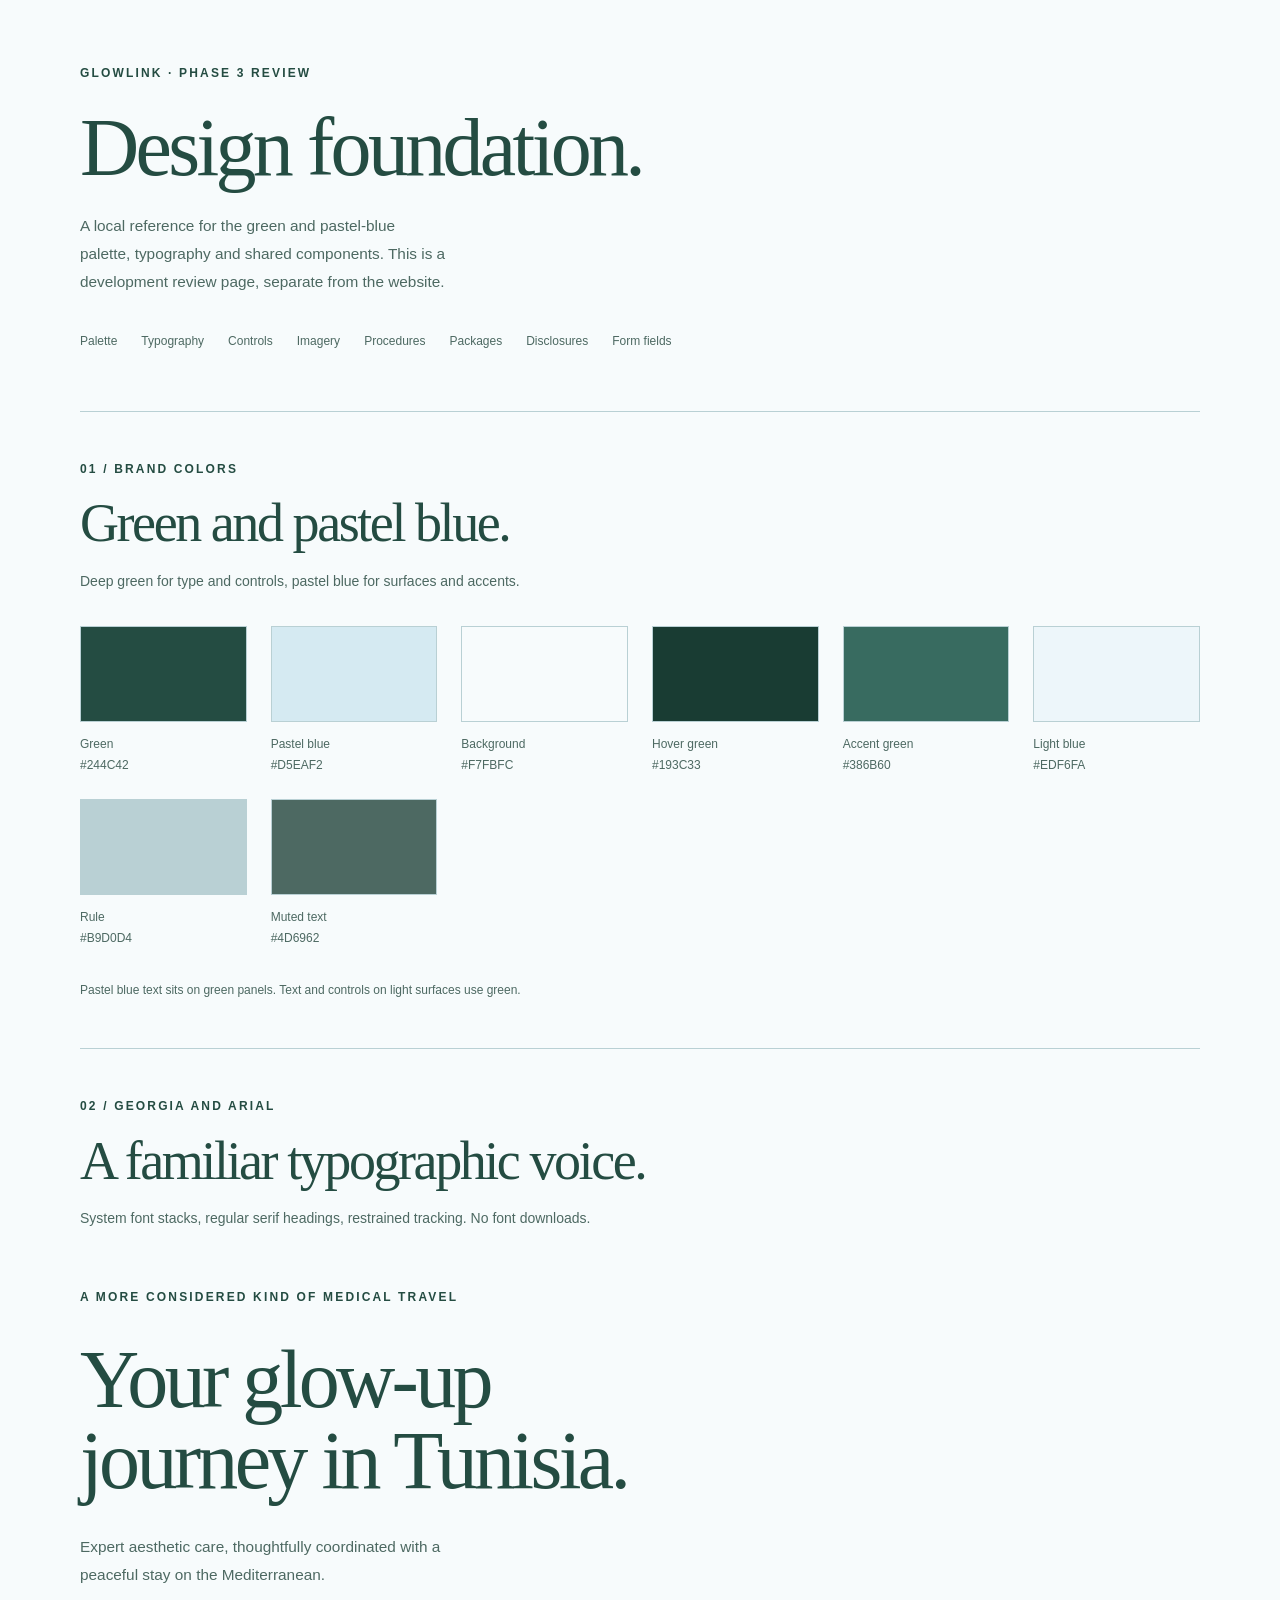
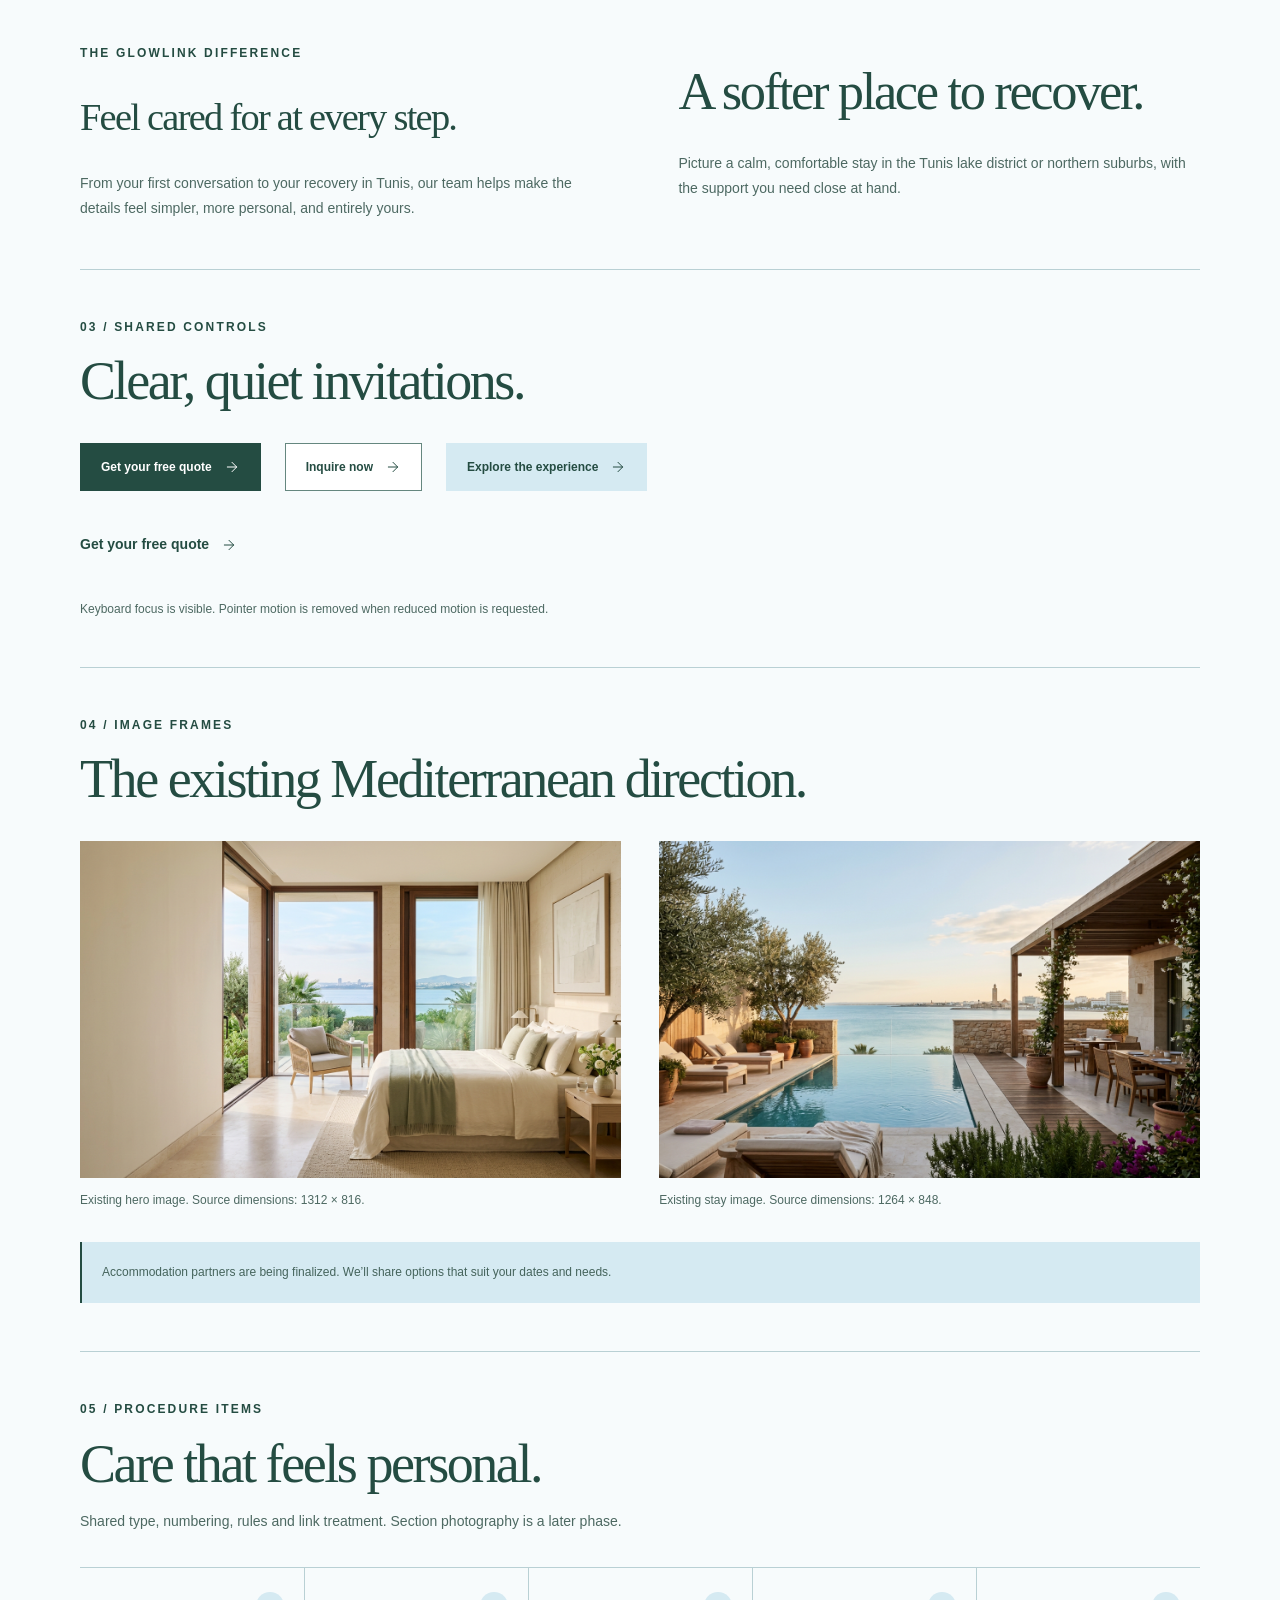
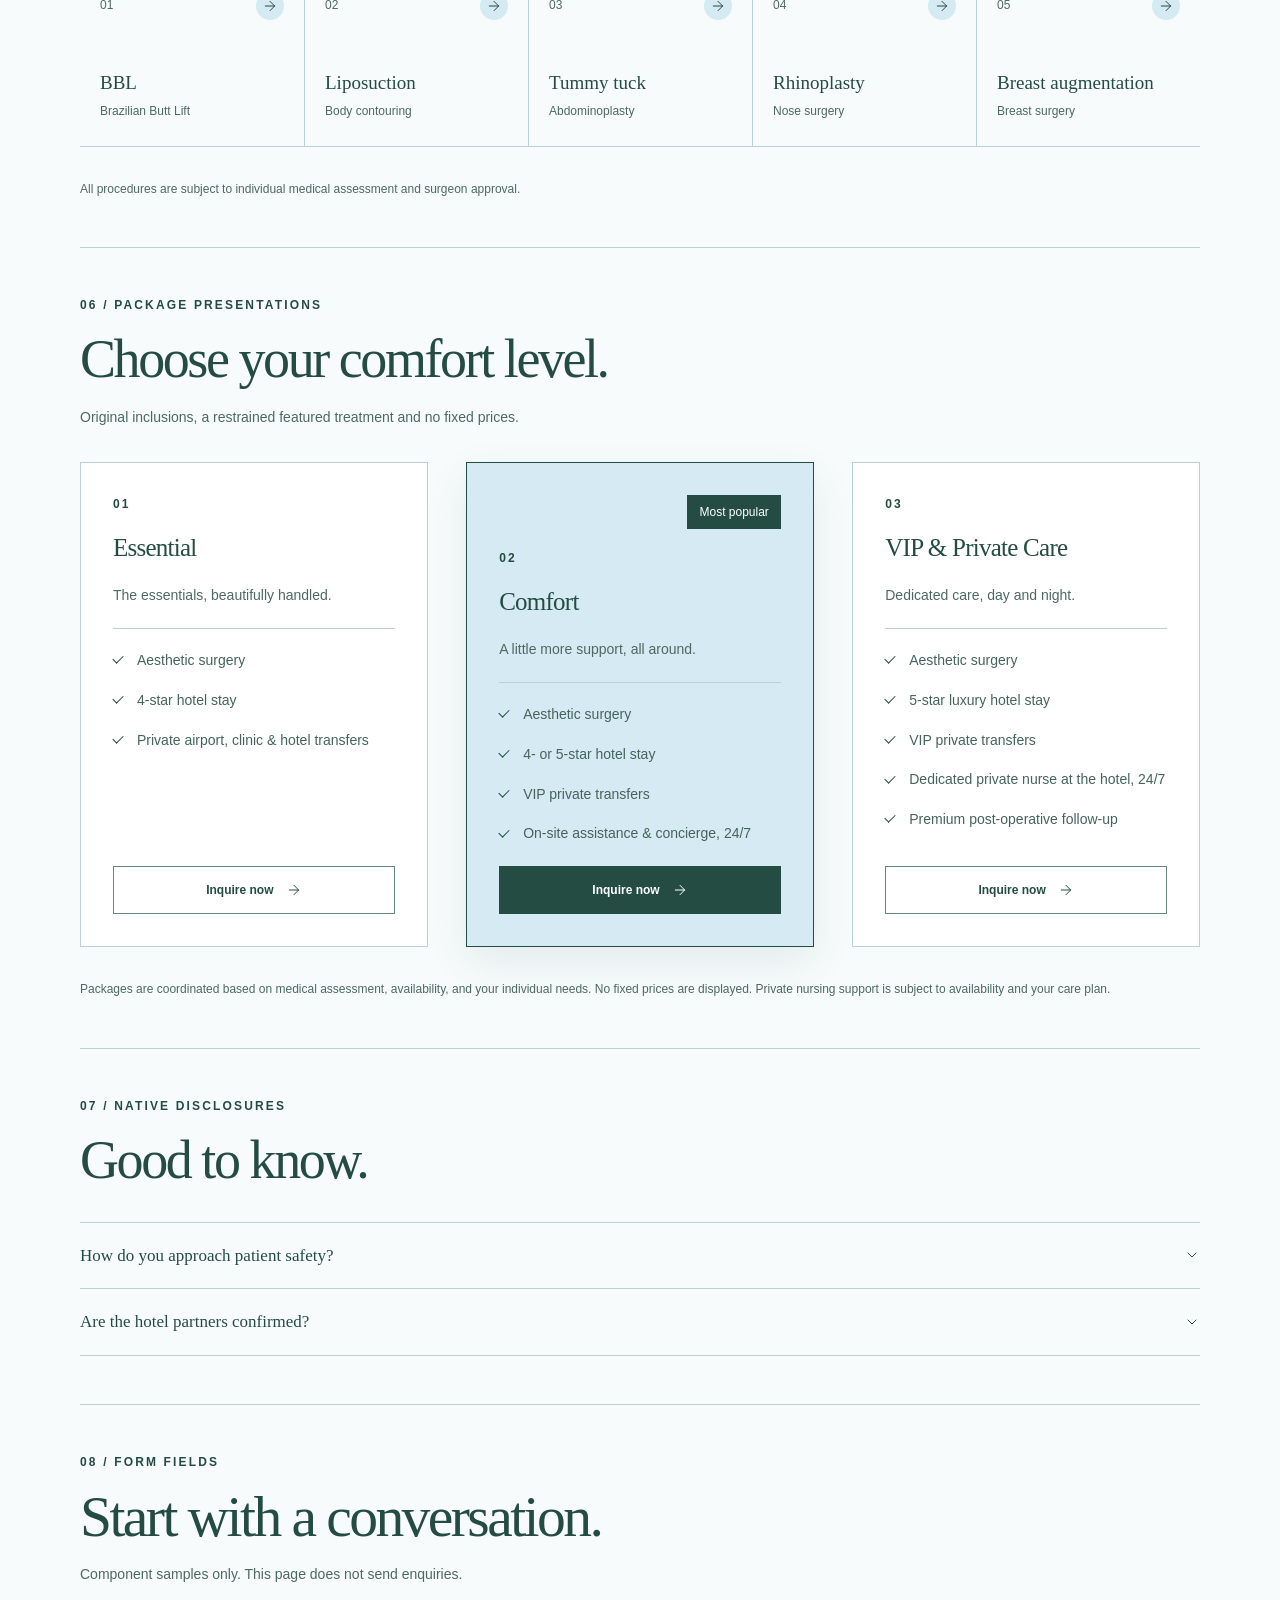
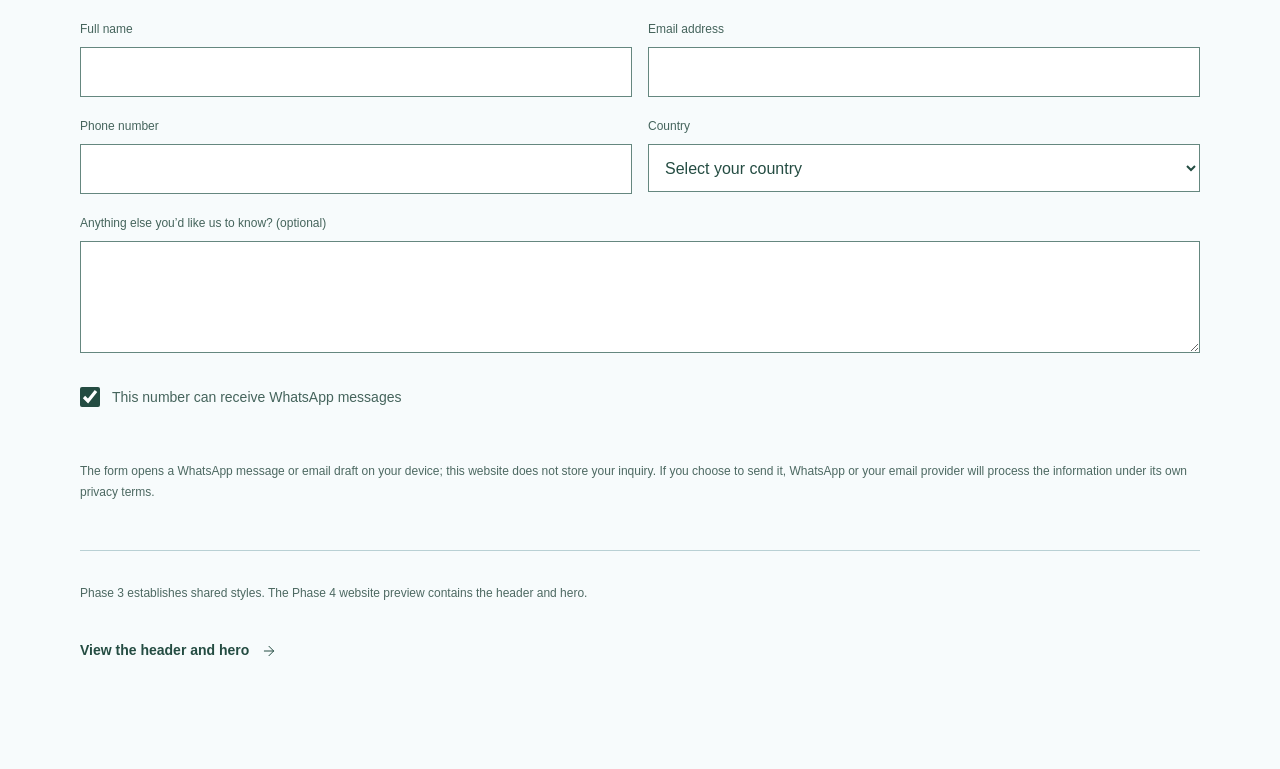
<file: review/design-system.html>
<!doctype html>
<html lang="en" class="no-js">
  <head>
    <meta charset="utf-8">
    <meta name="viewport" content="width=device-width, initial-scale=1">
    <meta name="robots" content="noindex, nofollow">
    <meta name="theme-color" content="#244c42">
    <title>GlowLink | Design system review</title>
    <link rel="icon" href="../assets/icons/icon.svg" type="image/svg+xml">
    <link rel="stylesheet" href="../css/variables.css">
    <link rel="stylesheet" href="../css/base.css">
    <link rel="stylesheet" href="../css/layout.css">
    <link rel="stylesheet" href="../css/components.css">
    <link rel="stylesheet" href="../css/animations.css">
    <link rel="stylesheet" href="../css/responsive.css">
    <link rel="stylesheet" href="./review.css">
    <script type="module" src="../js/main.js"></script>
  </head>
  <body>
    <a class="skip-link" href="#main-content">Skip to content</a>
    <svg class="review-icons" xmlns="http://www.w3.org/2000/svg" aria-hidden="true">
      <symbol id="icon-arrow" viewBox="0 0 24 24">
        <path d="M5 12h14m-7-7 7 7-7 7"/>
      </symbol>
      <symbol id="icon-chevron" viewBox="0 0 24 24">
        <path d="m6 9 6 6 6-6"/>
      </symbol>
    </svg>

    <main id="main-content" class="section-shell review-page">
      <header class="flow review-intro">
        <p class="eyebrow">GlowLink · Phase 3 review</p>
        <h1>Design foundation.</h1>
        <p class="text-lead copy-measure">
          A local reference for the green and pastel-blue palette, typography and shared
          components. This is a development review page, separate from the website.
        </p>
        <nav class="inline-group" aria-label="Design system sections">
          <a class="nav-link" href="#palette">Palette</a>
          <a class="nav-link" href="#typography">Typography</a>
          <a class="nav-link" href="#controls">Controls</a>
          <a class="nav-link" href="#imagery">Imagery</a>
          <a class="nav-link" href="#procedures">Procedures</a>
          <a class="nav-link" href="#packages">Packages</a>
          <a class="nav-link" href="#disclosures">Disclosures</a>
          <a class="nav-link" href="#form-fields">Form fields</a>
        </nav>
      </header>

      <section id="palette" class="review-section flow" aria-labelledby="palette-title">
        <div class="flow review-section-heading">
          <p class="eyebrow">01 / Brand colors</p>
          <h2 id="palette-title">Green and pastel blue.</h2>
          <p class="text-muted">Deep green for type and controls, pastel blue for surfaces and accents.</p>
        </div>
        <div class="review-palette">
          <figure><div class="review-swatch review-swatch--green"></div><figcaption>Green <code>#244C42</code></figcaption></figure>
          <figure><div class="review-swatch review-swatch--blue"></div><figcaption>Pastel blue <code>#D5EAF2</code></figcaption></figure>
          <figure><div class="review-swatch review-swatch--background"></div><figcaption>Background <code>#F7FBFC</code></figcaption></figure>
          <figure><div class="review-swatch review-swatch--green-dark"></div><figcaption>Hover green <code>#193C33</code></figcaption></figure>
          <figure><div class="review-swatch review-swatch--green-soft"></div><figcaption>Accent green <code>#386B60</code></figcaption></figure>
          <figure><div class="review-swatch review-swatch--blue-light"></div><figcaption>Light blue <code>#EDF6FA</code></figcaption></figure>
          <figure><div class="review-swatch review-swatch--line"></div><figcaption>Rule <code>#B9D0D4</code></figcaption></figure>
          <figure><div class="review-swatch review-swatch--muted"></div><figcaption>Muted text <code>#4D6962</code></figcaption></figure>
        </div>
        <p class="field-hint">Pastel blue text sits on green panels. Text and controls on light surfaces use green.</p>
      </section>

      <section id="typography" class="review-section flow" aria-labelledby="type-title">
        <div class="flow review-section-heading">
          <p class="eyebrow">02 / Georgia and Arial</p>
          <h2 id="type-title">A familiar typographic voice.</h2>
          <p class="text-muted">System font stacks, regular serif headings, restrained tracking. No font downloads.</p>
        </div>
        <div class="review-type-sample flow">
          <p class="eyebrow">A more considered kind of medical travel</p>
          <h2 class="heading-display">Your glow-up journey in Tunisia.</h2>
          <p class="text-lead copy-measure">Expert aesthetic care, thoughtfully coordinated with a peaceful stay on the Mediterranean.</p>
        </div>
        <div class="split">
          <div class="flow">
            <p class="eyebrow">The GlowLink difference</p>
            <h3 class="heading-intro">Feel cared for at every step.</h3>
            <p class="text-muted">From your first conversation to your recovery in Tunis, our team helps make the details feel simpler, more personal, and entirely yours.</p>
          </div>
          <div class="flow">
            <h3 class="heading-feature">A softer place to recover.</h3>
            <p class="text-muted">Picture a calm, comfortable stay in the Tunis lake district or northern suburbs, with the support you need close at hand.</p>
          </div>
        </div>
      </section>

      <section id="controls" class="review-section flow" aria-labelledby="controls-title">
        <div class="flow review-section-heading">
          <p class="eyebrow">03 / Shared controls</p>
          <h2 id="controls-title">Clear, quiet invitations.</h2>
        </div>
        <div class="inline-group">
          <a class="button" href="#form-fields">Get your free quote<svg class="review-icon" aria-hidden="true"><use href="#icon-arrow"/></svg></a>
          <a class="button button--outline" href="#form-fields">Inquire now<svg class="review-icon" aria-hidden="true"><use href="#icon-arrow"/></svg></a>
          <a class="button button--light" href="#imagery">Explore the experience<svg class="review-icon" aria-hidden="true"><use href="#icon-arrow"/></svg></a>
        </div>
        <a class="text-link" href="#form-fields">Get your free quote<svg class="review-icon" aria-hidden="true"><use href="#icon-arrow"/></svg></a>
        <p class="field-hint">Keyboard focus is visible. Pointer motion is removed when reduced motion is requested.</p>
      </section>

      <section id="imagery" class="review-section flow" aria-labelledby="imagery-title">
        <div class="flow review-section-heading">
          <p class="eyebrow">04 / Image frames</p>
          <h2 id="imagery-title">The existing Mediterranean direction.</h2>
        </div>
        <div class="grid grid--two">
          <figure>
            <div class="image-frame image-frame--wide"><img src="../assets/images/glowlink-tunis-recovery.png" width="1312" height="816" loading="lazy" decoding="async" alt="A cream bedroom with a sage bed throw and balcony overlooking the water"></div>
            <figcaption>Existing hero image. Source dimensions: 1312 × 816.</figcaption>
          </figure>
          <figure>
            <div class="image-frame image-frame--wide"><img src="../assets/images/glowlink-tunis-terrace.png" width="1264" height="848" loading="lazy" decoding="async" alt="A terrace with olive trees, an infinity pool and a calm waterfront view"></div>
            <figcaption>Existing stay image. Source dimensions: 1264 × 848.</figcaption>
          </figure>
        </div>
        <p class="notice">Accommodation partners are being finalized. We’ll share options that suit your dates and needs.</p>
      </section>

      <section id="procedures" class="review-section flow" aria-labelledby="procedure-title">
        <div class="flow review-section-heading">
          <p class="eyebrow">05 / Procedure items</p>
          <h2 id="procedure-title">Care that feels personal.</h2>
          <p class="text-muted">Shared type, numbering, rules and link treatment. Section photography is a later phase.</p>
        </div>
        <div class="procedure-list">
          <a class="procedure-item" href="#form-fields"><span class="procedure-item__top"><span>01</span><svg class="review-icon" aria-hidden="true"><use href="#icon-arrow"/></svg></span><span class="procedure-item__name">BBL</span><span class="procedure-item__description">Brazilian Butt Lift</span></a>
          <a class="procedure-item" href="#form-fields"><span class="procedure-item__top"><span>02</span><svg class="review-icon" aria-hidden="true"><use href="#icon-arrow"/></svg></span><span class="procedure-item__name">Liposuction</span><span class="procedure-item__description">Body contouring</span></a>
          <a class="procedure-item" href="#form-fields"><span class="procedure-item__top"><span>03</span><svg class="review-icon" aria-hidden="true"><use href="#icon-arrow"/></svg></span><span class="procedure-item__name">Tummy tuck</span><span class="procedure-item__description">Abdominoplasty</span></a>
          <a class="procedure-item" href="#form-fields"><span class="procedure-item__top"><span>04</span><svg class="review-icon" aria-hidden="true"><use href="#icon-arrow"/></svg></span><span class="procedure-item__name">Rhinoplasty</span><span class="procedure-item__description">Nose surgery</span></a>
          <a class="procedure-item" href="#form-fields"><span class="procedure-item__top"><span>05</span><svg class="review-icon" aria-hidden="true"><use href="#icon-arrow"/></svg></span><span class="procedure-item__name">Breast augmentation</span><span class="procedure-item__description">Breast surgery</span></a>
        </div>
        <p class="field-hint">All procedures are subject to individual medical assessment and surgeon approval.</p>
      </section>

      <section id="packages" class="review-section flow" aria-labelledby="package-title">
        <div class="flow review-section-heading">
          <p class="eyebrow">06 / Package presentations</p>
          <h2 id="package-title">Choose your comfort level.</h2>
          <p class="text-muted">Original inclusions, a restrained featured treatment and no fixed prices.</p>
        </div>
        <div class="grid grid--three">
          <article class="package-card" aria-labelledby="essential-title">
            <p class="eyebrow">01</p>
            <h3 id="essential-title">Essential</h3>
            <p class="text-muted">The essentials, beautifully handled.</p>
            <div class="package-card__divider" aria-hidden="true"></div>
            <ul class="check-list"><li>Aesthetic surgery</li><li>4-star hotel stay</li><li>Private airport, clinic &amp; hotel transfers</li></ul>
            <a class="button button--outline" href="#form-fields" aria-label="Inquire about Essential">Inquire now<svg class="review-icon" aria-hidden="true"><use href="#icon-arrow"/></svg></a>
          </article>
          <article class="package-card package-card--featured" aria-labelledby="comfort-title">
            <span class="package-card__label">Most popular</span>
            <p class="eyebrow">02</p>
            <h3 id="comfort-title">Comfort</h3>
            <p class="text-muted">A little more support, all around.</p>
            <div class="package-card__divider" aria-hidden="true"></div>
            <ul class="check-list"><li>Aesthetic surgery</li><li>4- or 5-star hotel stay</li><li>VIP private transfers</li><li>On-site assistance &amp; concierge, 24/7</li></ul>
            <a class="button" href="#form-fields" aria-label="Inquire about Comfort">Inquire now<svg class="review-icon" aria-hidden="true"><use href="#icon-arrow"/></svg></a>
          </article>
          <article class="package-card" aria-labelledby="vip-title">
            <p class="eyebrow">03</p>
            <h3 id="vip-title">VIP &amp; Private Care</h3>
            <p class="text-muted">Dedicated care, day and night.</p>
            <div class="package-card__divider" aria-hidden="true"></div>
            <ul class="check-list"><li>Aesthetic surgery</li><li>5-star luxury hotel stay</li><li>VIP private transfers</li><li>Dedicated private nurse at the hotel, 24/7</li><li>Premium post-operative follow-up</li></ul>
            <a class="button button--outline" href="#form-fields" aria-label="Inquire about VIP and Private Care">Inquire now<svg class="review-icon" aria-hidden="true"><use href="#icon-arrow"/></svg></a>
          </article>
        </div>
        <p class="field-hint">Packages are coordinated based on medical assessment, availability, and your individual needs. No fixed prices are displayed. Private nursing support is subject to availability and your care plan.</p>
      </section>

      <section id="disclosures" class="review-section flow" aria-labelledby="disclosure-title">
        <div class="flow review-section-heading">
          <p class="eyebrow">07 / Native disclosures</p>
          <h2 id="disclosure-title">Good to know.</h2>
        </div>
        <div class="accordion">
          <details class="accordion__item">
            <summary>How do you approach patient safety?<svg class="review-icon" aria-hidden="true"><use href="#icon-chevron"/></svg></summary>
            <p>Your procedure is discussed with the medical team, who assess your individual health and suitability. The surgeon and clinic determine the appropriate care plan. We help coordinate logistics, but do not replace medical advice or clinical care.</p>
          </details>
          <details class="accordion__item">
            <summary>Are the hotel partners confirmed?<svg class="review-icon" aria-hidden="true"><use href="#icon-chevron"/></svg></summary>
            <p>Accommodation arrangements are being finalized. We’ll share suitable 4- and 5-star options in the Tunis lake district and northern suburbs when we discuss your dates.</p>
          </details>
        </div>
      </section>

      <section id="form-fields" class="review-section flow" aria-labelledby="form-title">
        <div class="flow review-section-heading">
          <p class="eyebrow">08 / Form fields</p>
          <h2 id="form-title" class="heading-quote">Start with a conversation.</h2>
          <p id="review-form-note" class="text-muted">Component samples only. This page does not send enquiries.</p>
        </div>
        <div class="form-grid" aria-describedby="review-form-note">
          <label class="field" for="review-name"><span>Full name</span><input class="field-control" id="review-name" name="fullName" autocomplete="name"></label>
          <label class="field" for="review-email"><span>Email address</span><input class="field-control" id="review-email" name="email" type="email" autocomplete="email"></label>
          <label class="field" for="review-phone"><span>Phone number</span><input class="field-control" id="review-phone" name="phone" type="tel" autocomplete="tel"></label>
          <label class="field" for="review-country"><span>Country</span><select class="field-control" id="review-country" name="country"><option value="" disabled selected>Select your country</option><option>Canada</option><option>United States</option><option>Other</option></select></label>
          <label class="field form-field--wide" for="review-message"><span>Anything else you’d like us to know? (optional)</span><textarea class="field-control" id="review-message" name="message" rows="3"></textarea></label>
        </div>
        <label class="checkbox-field" for="review-whatsapp"><input id="review-whatsapp" type="checkbox" checked><span>This number can receive WhatsApp messages</span></label>
        <p class="form-privacy">The form opens a WhatsApp message or email draft on your device; this website does not store your inquiry. If you choose to send it, WhatsApp or your email provider will process the information under its own privacy terms.</p>
      </section>

      <footer class="review-footer flow">
        <p>Phase 3 establishes shared styles. The Phase 4 website preview contains the header and hero.</p>
        <a class="text-link" href="../index.html">View the header and hero<svg class="review-icon" aria-hidden="true"><use href="#icon-arrow"/></svg></a>
      </footer>
    </main>
  </body>
</html>
</file>
<file: css/variables.css>
:root {
  color-scheme: light;

  --brand-green: #244c42;
  --brand-green-dark: #193c33;
  --brand-green-soft: #386b60;
  --brand-blue: #d5eaf2;
  --brand-blue-light: #edf6fa;
  --brand-background: #f7fbfc;
  --brand-line: #b9d0d4;
  --brand-muted: #4d6962;

  --color-background: var(--brand-background);
  --color-surface: #ffffff;
  --color-surface-subtle: var(--brand-blue-light);
  --color-surface-tinted: var(--brand-blue);
  --color-surface-packages: var(--brand-blue-light);
  --color-surface-contact: var(--brand-blue);
  --color-surface-footer: var(--brand-green);
  --color-text: var(--brand-green);
  --color-text-muted: var(--brand-muted);
  --color-text-secondary: #45645c;
  --color-text-inverse: #ffffff;
  --color-text-on-green: var(--brand-blue);
  --color-text-footer: var(--brand-blue);
  --color-accent: var(--brand-green-soft);
  --color-accent-light: var(--brand-blue);
  --color-border: var(--brand-line);
  --color-border-control: #65877f;
  --color-button: var(--brand-green);
  --color-button-hover: var(--brand-green-dark);
  --color-button-light: var(--brand-blue);
  --color-procedure-hover: var(--brand-blue-light);
  --color-focus: var(--brand-green);
  --color-selection: var(--brand-blue);
  --color-header: var(--brand-blue-light);
  --color-header-border: var(--brand-line);
  --color-hero-fallback: var(--brand-green);
  --color-hero-eyebrow: var(--brand-blue);
  --color-hero-text: #ffffffd9;
  --color-footer-accent: var(--brand-blue);

  --overlay-hero: linear-gradient(90deg, #193c33e6 0%, #244c42b3 36%, #244c4214 75%),
    linear-gradient(#0000 68%, #193c3366 100%);
  --overlay-hero-mobile: linear-gradient(90deg, #193c33e6, #244c4299 80%),
    linear-gradient(#0000 45%, #193c3366);
  --overlay-stay: linear-gradient(#0000, #244c4214);
  --overlay-portrait: linear-gradient(180deg, transparent, #193c33d9);
  --shadow-package: 0 15px 40px #244c4217;
  --shadow-form: 0 10px 40px #244c420f;
  --shadow-mobile-cta: 0 7px 22px #244c423d;

  --font-body: Arial, Helvetica, sans-serif;
  --font-editorial: Georgia, "Times New Roman", serif;
  --weight-regular: 400;
  --weight-semibold: 600;
  --weight-bold: 700;
  --text-small: 0.75rem;
  --text-body: 0.875rem;
  --text-control: 1rem;
  --text-lead: clamp(0.9375rem, 1.2vw, 1.0625rem);
  --text-display: clamp(3.1875rem, 6.5vw, 5.125rem);
  --text-heading: clamp(2.25rem, 4.3vw, 3.375rem);
  --text-intro: clamp(1.875rem, 3vw, 2.5rem);
  --text-feature: clamp(2.375rem, 4.1vw, 3.4375rem);
  --text-quote: clamp(2.5625rem, 4.5vw, 3.6875rem);
  --text-card: 1.5625rem;
  --text-procedure: 1.1875rem;
  --text-question: 1.0625rem;
  --tracking-heading: -0.045em;
  --tracking-label: 0.18em;
  --leading-display: 0.99;
  --leading-heading: 1.07;
  --leading-body: 1.8;

  /* Four-pixel rhythm, retaining the reference's restrained section density. */
  --space-1: 0.25rem;
  --space-2: 0.5rem;
  --space-3: 0.75rem;
  --space-4: 1rem;
  --space-5: 1.25rem;
  --space-6: 1.5rem;
  --space-8: 2rem;
  --space-10: 2.5rem;
  --space-12: 3rem;
  --space-16: 4rem;
  --space-20: 5rem;
  --space-24: 6rem;
  --space-28: 7rem;
  --space-30: 7.5rem;
  --container-width: 70rem;
  --container-wide: 80rem;
  --container-narrow: 42.5rem;
  --gutter: clamp(1.375rem, 3vw, 2rem);
  --section-space: clamp(4.25rem, 7.5vw, 7rem);
  --grid-gap: clamp(1.5rem, 3vw, 2.5rem);
  --measure-copy: 43ch;
  --radius-control: 0;
  --radius-circle: 50%;
  --target-size: 2.75rem;
  --header-height: 4.0625rem;
  --duration-fast: 200ms;
  --ease-standard: ease;
}
</file>
<file: css/base.css>
/* Element defaults and accessibility foundations; no component styling. */
*,
*::before,
*::after {
  box-sizing: border-box;
}

html {
  font-size: 100%;
  -webkit-text-size-adjust: 100%;
}

html.has-site-header {
  scroll-padding-block-start: var(--header-height);
  scroll-behavior: smooth;
}

body {
  margin: 0;
  background: var(--color-background);
  color: var(--color-text);
  font-family: var(--font-body);
  font-size: var(--text-body);
  font-weight: var(--weight-regular);
  line-height: var(--leading-body);
  -webkit-font-smoothing: antialiased;
}

h1,
h2,
h3,
h4 {
  margin: 0;
  font-family: var(--font-editorial);
  font-weight: var(--weight-regular);
  text-wrap: balance;
}

h1 {
  font-size: var(--text-display);
  letter-spacing: var(--tracking-heading);
  line-height: var(--leading-display);
}

h2 {
  font-size: var(--text-heading);
  letter-spacing: var(--tracking-heading);
  line-height: var(--leading-heading);
}

h3,
h4 {
  font-size: var(--text-card);
  letter-spacing: -0.03em;
  line-height: 1.14;
}

p {
  margin: 0;
}

a {
  color: inherit;
  text-underline-offset: 0.25em;
}

strong {
  font-weight: var(--weight-bold);
}

small {
  font-size: var(--text-small);
}

::selection {
  background: var(--color-selection);
  color: var(--color-text);
}

:focus-visible {
  outline: 2px solid var(--color-focus);
  outline-offset: 4px;
}

[id] {
  scroll-margin-block-start: var(--space-6);
}

button,
input,
select,
textarea {
  font: inherit;
  color: inherit;
}

button,
summary {
  cursor: pointer;
}

img,
svg {
  display: block;
  max-width: 100%;
}

img {
  height: auto;
}

figure {
  margin: 0;
}

figcaption {
  margin-block-start: var(--space-3);
  color: var(--color-text-muted);
  font-size: var(--text-small);
  line-height: 1.7;
}

[hidden] {
  display: none !important;
}

.visually-hidden {
  position: absolute;
  width: 1px;
  height: 1px;
  padding: 0;
  overflow: hidden;
  clip-path: inset(50%);
  white-space: nowrap;
  border: 0;
}
</file>
<file: css/layout.css>
/* Shared placement only; component surfaces and typography live elsewhere. */
.site-shell,
.section-shell {
  width: min(var(--container-width), calc(100% - var(--gutter) * 2));
  margin-inline: auto;
}

.site-shell {
  padding-block: var(--section-space);
}

.section-shell--wide {
  --container-width: var(--container-wide);
}

.section-shell--narrow {
  --container-width: var(--container-narrow);
}

.section {
  padding-block: var(--section-space);
}

.section--compact {
  padding-block: var(--space-12);
}

.flow > * + * {
  margin-block-start: var(--flow-space, var(--space-6));
}

.copy-measure {
  max-width: var(--measure-copy);
}

.grid {
  display: grid;
  gap: var(--grid-gap);
}

.grid > *,
.split > *,
.form-grid > * {
  min-width: 0;
}

.grid--two {
  grid-template-columns: repeat(2, minmax(0, 1fr));
}

.grid--three {
  grid-template-columns: repeat(3, minmax(0, 1fr));
}

.grid--four {
  grid-template-columns: repeat(4, minmax(0, 1fr));
}

.split {
  display: grid;
  grid-template-columns: repeat(2, minmax(0, 1fr));
  align-items: center;
  gap: clamp(2rem, 6vw, 6rem);
}

.split--editorial {
  grid-template-columns: minmax(0, 0.8fr) minmax(0, 1.2fr);
}

.inline-group {
  display: flex;
  flex-wrap: wrap;
  align-items: center;
  gap: var(--space-4) var(--space-6);
}

.procedure-list {
  display: grid;
  grid-template-columns: repeat(5, minmax(0, 1fr));
}

.form-grid {
  display: grid;
  grid-template-columns: repeat(2, minmax(0, 1fr));
  gap: var(--space-5) var(--space-4);
}

.form-field--wide {
  grid-column: 1 / -1;
}

/* Header alignment and hero composition, preserving the reference's insets. */
.site-header {
  position: sticky;
  z-index: 20;
  inset-block-start: 0;
}

.site-header__inner {
  display: grid;
  grid-template-columns: auto minmax(0, 1fr) auto;
  align-items: center;
  gap: var(--space-4);
  width: min(var(--container-wide), calc(100% - var(--gutter) * 2));
  min-height: 4rem;
  margin-inline: auto;
}

.main-nav {
  display: flex;
  justify-content: center;
  align-items: center;
  gap: clamp(0.75rem, 1.5vw, 1.25rem);
  min-width: 0;
}

.header-actions {
  display: flex;
  align-items: center;
  gap: var(--space-2);
}

.hero {
  position: relative;
  isolation: isolate;
  display: grid;
  align-items: center;
  min-height: clamp(34.375rem, 67vw, 43.75rem);
  overflow: hidden;
}

.hero__image,
.hero__shade {
  position: absolute;
  z-index: -1;
  inset: 0;
  width: 100%;
  height: 100%;
}

.hero__inner {
  padding-block: clamp(5rem, 7vw, 6.25rem) var(--space-28);
}

.hero__copy {
  max-width: 40rem;
}

.hero__actions {
  display: flex;
  flex-wrap: wrap;
  align-items: center;
  gap: var(--space-4) var(--space-6);
  margin-block-start: var(--space-8);
}

.hero__footer {
  position: absolute;
  inset-block-end: var(--space-6);
  inset-inline: 0;
  display: flex;
  justify-content: space-between;
  align-items: center;
  gap: var(--space-6);
  width: min(var(--container-wide), calc(100% - var(--gutter) * 2));
  margin-inline: auto;
}

.trust-strip__items {
  display: flex;
  justify-content: space-between;
  gap: var(--space-6);
  padding-block: var(--space-6);
  padding-inline: 0;
  margin-block: 0;
  list-style: none;
}

.quote-layout {
  display: grid;
  grid-template-columns: minmax(0, 0.82fr) minmax(0, 1.18fr);
  align-items: start;
  gap: clamp(2rem, 6vw, 6rem);
}

.quote-layout > * {
  min-width: 0;
}

.procedures-heading {
  display: grid;
  grid-template-columns: minmax(0, 1.1fr) minmax(0, 0.7fr);
  align-items: end;
  gap: var(--space-12);
}

.procedures-heading h2 {
  max-width: 15ch;
}

.procedures-heading > p {
  justify-self: end;
  max-width: 33ch;
}

.procedures-gallery {
  display: grid;
  grid-template-columns: repeat(6, minmax(0, 1fr));
  gap: var(--space-10) var(--space-6);
  margin-block-start: var(--space-10);
}

.procedure-photo {
  grid-column: span 2;
  min-width: 0;
}

.procedure-photo:nth-child(n + 4) {
  --procedure-image-ratio: 16 / 10;
  grid-column: span 3;
}

.surgeon-layout {
  display: grid;
  grid-template-columns: minmax(0, 0.85fr) minmax(0, 1.15fr);
  align-items: center;
  gap: clamp(2rem, 6vw, 6rem);
}

.surgeon-layout > * {
  min-width: 0;
}

.surgeon-portrait {
  width: min(100%, 27rem);
  justify-self: start;
}

.packages-heading {
  max-width: 44rem;
  margin-inline: auto;
  text-align: center;
}

.packages-grid {
  display: grid;
  grid-template-columns: repeat(3, minmax(0, 1fr));
  align-items: stretch;
  gap: var(--space-6);
  margin-block-start: var(--space-12);
}

.packages-grid > * {
  min-width: 0;
}

.faq-layout {
  display: grid;
  grid-template-columns: minmax(0, 0.8fr) minmax(0, 1.2fr);
  align-items: start;
  gap: clamp(2rem, 6vw, 6rem);
}

.faq-layout > * {
  min-width: 0;
}

.stay-layout {
  display: grid;
  grid-template-columns: minmax(0, 0.85fr) minmax(0, 1.15fr);
  align-items: center;
  gap: clamp(2rem, 5vw, 5rem);
}

.stay-layout > * {
  min-width: 0;
}
</file>
<file: css/components.css>
/* Shared visual components. Section-specific compositions arrive later. */
.skip-link {
  position: fixed;
  z-index: 100;
  inset-block-start: var(--space-3);
  inset-inline-start: var(--gutter);
  padding: var(--space-3) var(--space-5);
  background: var(--color-button);
  color: var(--color-text-inverse);
  transform: translateY(calc(-100% - var(--space-6)));
}

.skip-link:focus {
  transform: translateY(0);
}

.nav-link {
  display: inline-flex;
  align-items: center;
  min-height: var(--target-size);
  color: var(--color-text-muted);
  font-size: var(--text-small);
  line-height: 1.5;
  text-decoration: none;
}

.button {
  display: inline-flex;
  justify-content: center;
  align-items: center;
  gap: var(--space-3);
  min-height: 3rem;
  padding: 0.875rem var(--space-5);
  border: 1px solid transparent;
  border-radius: var(--radius-control);
  background: var(--color-button);
  color: var(--color-text-inverse);
  font: var(--weight-semibold) var(--text-small) / 1.5 var(--font-body);
  text-align: center;
  text-decoration: none;
  cursor: pointer;
}

.button svg,
.text-link svg {
  flex: none;
  width: 1rem;
  height: 1rem;
}

.button--light {
  background: var(--color-button-light);
  color: var(--color-button);
}

.button--outline {
  border-color: var(--color-border-control);
  background: var(--color-surface);
  color: var(--color-button);
}

.button:disabled {
  opacity: 0.5;
  cursor: not-allowed;
}

.text-link {
  display: inline-flex;
  align-items: center;
  gap: var(--space-3);
  min-height: var(--target-size);
  color: var(--color-button);
  font-size: var(--text-body);
  font-weight: var(--weight-bold);
  text-decoration: none;
}

.eyebrow {
  display: block;
  color: var(--color-button);
  font-size: var(--text-small);
  font-weight: var(--weight-bold);
  letter-spacing: var(--tracking-label);
  line-height: 1.6;
  text-transform: uppercase;
}

.heading-display,
.heading-intro,
.heading-feature,
.heading-quote {
  font-family: var(--font-editorial);
  font-weight: var(--weight-regular);
  letter-spacing: var(--tracking-heading);
}

.heading-display {
  font-size: var(--text-display);
  line-height: var(--leading-display);
}

.heading-intro {
  font-size: var(--text-intro);
  line-height: 1.12;
}

.heading-feature {
  font-size: var(--text-feature);
  line-height: 1.04;
}

.heading-quote {
  font-size: var(--text-quote);
  line-height: 1.02;
}

.text-lead {
  color: var(--color-text-muted);
  font-size: var(--text-lead);
  line-height: var(--leading-body);
}

.text-muted {
  color: var(--color-text-muted);
}

.image-frame {
  aspect-ratio: var(--image-ratio, 1.49);
  overflow: hidden;
  background: var(--color-surface-tinted);
}

.image-frame--wide {
  --image-ratio: 1.608;
}

.image-frame img {
  width: 100%;
  height: 100%;
  object-fit: cover;
  object-position: var(--image-position, 50% 50%);
}

.procedure-list {
  border-block: 1px solid var(--color-border);
}

.procedure-item {
  display: flex;
  flex-direction: column;
  gap: var(--space-2);
  min-height: 11.125rem;
  padding: var(--space-6) var(--space-5);
  text-decoration: none;
}

.procedure-item + .procedure-item {
  border-inline-start: 1px solid var(--color-border);
}

.procedure-item__top {
  display: flex;
  justify-content: space-between;
  align-items: center;
  gap: var(--space-3);
  margin-block-end: auto;
  padding-block-end: var(--space-6);
  color: var(--color-text-muted);
  font-size: var(--text-small);
}

.procedure-item__top svg {
  width: 1.75rem;
  height: 1.75rem;
  padding: 0.375rem;
  border-radius: var(--radius-circle);
  background: var(--color-surface-tinted);
  color: var(--color-button);
}

.procedure-item__name {
  font-family: var(--font-editorial);
  font-size: var(--text-procedure);
  line-height: 1.2;
  overflow-wrap: anywhere;
}

.procedure-item__description {
  color: var(--color-text-muted);
  font-size: var(--text-small);
  line-height: 1.6;
}

.package-card {
  position: relative;
  display: flex;
  flex-direction: column;
  align-items: flex-start;
  gap: var(--space-5);
  min-height: 25.9375rem;
  padding: var(--space-8);
  border: 1px solid var(--color-border);
  background: var(--color-surface);
}

.package-card--featured {
  border-color: var(--brand-green);
  background: var(--brand-blue);
  box-shadow: var(--shadow-package);
}

.package-card__label {
  align-self: flex-end;
  padding: var(--space-2) var(--space-3);
  background: var(--color-button);
  color: var(--color-text-inverse);
  font-size: var(--text-small);
  line-height: 1.5;
}

.package-card__divider {
  width: 100%;
  height: 1px;
  background: var(--color-border);
}

.package-card > .button {
  width: 100%;
  margin-block-start: auto;
}

.check-list {
  display: grid;
  gap: var(--space-4);
  margin: 0;
  padding: 0;
  list-style: none;
}

.check-list li {
  position: relative;
  padding-inline-start: var(--space-6);
  color: var(--color-text-secondary);
  font-size: var(--text-body);
  line-height: 1.7;
}

.check-list li::before {
  position: absolute;
  inset-block-start: 0.3em;
  inset-inline-start: 0.125rem;
  width: 0.375rem;
  height: 0.625rem;
  border-inline-end: 1.5px solid var(--color-button);
  border-block-end: 1.5px solid var(--color-button);
  content: "";
  transform: rotate(45deg);
}

.accordion {
  border-block-start: 1px solid var(--color-border);
}

.accordion__item {
  border-block-end: 1px solid var(--color-border);
}

.accordion__item summary {
  display: flex;
  justify-content: space-between;
  align-items: center;
  gap: var(--space-5);
  min-height: 4rem;
  padding-block: var(--space-5);
  font-family: var(--font-editorial);
  font-size: var(--text-question);
  line-height: 1.5;
  list-style: none;
}

.accordion__item summary::-webkit-details-marker {
  display: none;
}

.accordion__item summary svg {
  flex: none;
  width: 1rem;
  height: 1rem;
  color: var(--color-button);
}

.accordion__item[open] summary svg {
  transform: rotate(180deg);
}

.accordion__item > p {
  padding-block-end: var(--space-6);
  padding-inline-end: var(--space-8);
  color: var(--color-text-muted);
  line-height: 1.85;
}

.field {
  display: grid;
  align-content: start;
  gap: var(--space-2);
  color: var(--color-text-secondary);
  font-size: var(--text-small);
  line-height: 1.6;
}

.field-control {
  width: 100%;
  min-width: 0;
  min-height: 3rem;
  padding: var(--space-3);
  border: 1px solid var(--color-border-control);
  border-radius: var(--radius-control);
  background: var(--color-surface);
  color: var(--color-text);
  font-family: var(--font-body);
  font-size: var(--text-control);
  line-height: 1.5;
}

.field-control::placeholder {
  opacity: 1;
  color: var(--color-text-muted);
}

.field-control:focus-visible {
  border-color: var(--color-focus);
}

textarea.field-control {
  min-height: 7rem;
  resize: vertical;
}

.field-hint,
.form-privacy {
  color: var(--color-text-muted);
  font-size: var(--text-small);
  line-height: 1.7;
}

.checkbox-field {
  display: flex;
  align-items: flex-start;
  gap: var(--space-3);
  min-height: var(--target-size);
  color: var(--color-text-secondary);
  cursor: pointer;
}

.checkbox-field input {
  flex: none;
  width: 1.25rem;
  height: 1.25rem;
  margin: 0.15em 0 0;
  accent-color: var(--color-button);
}

.notice {
  padding: var(--space-5);
  border-inline-start: 2px solid var(--color-button);
  background: var(--color-surface-tinted);
  color: var(--color-text-secondary);
  font-size: var(--text-small);
  line-height: 1.8;
}

/* Header and hero. The supplied monogram accompanies the existing wordmark. */
.site-header {
  border-block-end: 1px solid var(--color-header-border);
  background: var(--color-header);
}

.brand {
  display: inline-flex;
  align-items: center;
  gap: var(--space-2);
  min-height: var(--target-size);
  color: var(--color-button);
  text-decoration: none;
}

.brand__name {
  font-size: 1.375rem;
  font-weight: var(--weight-semibold);
  letter-spacing: -0.08em;
  line-height: 1;
  white-space: nowrap;
}

.brand__name > span {
  color: var(--color-accent);
}

.brand__logo {
  position: relative;
  display: block;
  flex: none;
  width: 2.1875rem;
  height: 2.8125rem;
  overflow: hidden;
}

/* Trim only the empty canvas in the layout; never stretch or alter the asset. */
.brand__logo img {
  position: absolute;
  inset-block-start: -22%;
  inset-inline-start: -41%;
  width: 200%;
  max-width: none;
  height: auto;
  mix-blend-mode: multiply;
}

.main-nav .nav-link {
  flex: none;
  white-space: nowrap;
}

.language-switch {
  display: flex;
  align-items: center;
  color: var(--color-text-muted);
  font-size: var(--text-small);
  line-height: 1.5;
}

.no-js .language-switch {
  visibility: hidden;
}

.language-switch button {
  min-width: var(--target-size);
  min-height: var(--target-size);
  padding: var(--space-2);
  border: 0;
  border-radius: 0;
  background: transparent;
  color: var(--color-text-muted);
  font-size: var(--text-small);
}

.language-switch button[aria-pressed="true"] {
  color: var(--color-button);
  font-weight: var(--weight-bold);
}

.button--header {
  min-height: var(--target-size);
  padding: var(--space-2) var(--space-3);
  white-space: nowrap;
}

.hero {
  --color-focus: var(--color-text-inverse);
  background: var(--color-hero-fallback);
  color: var(--color-text-inverse);
}

.hero__image {
  object-fit: cover;
  object-position: 50% 53%;
}

.hero__shade {
  background: var(--overlay-hero);
}

.hero__eyebrow {
  display: flex;
  align-items: flex-start;
  gap: var(--space-3);
  color: var(--color-hero-eyebrow);
  font-size: var(--text-small);
  font-weight: var(--weight-semibold);
  letter-spacing: 0.17em;
  line-height: 1.7;
  text-transform: uppercase;
}

.hero__eyebrow::before {
  flex: none;
  width: var(--space-6);
  height: 1px;
  margin-block-start: 0.8em;
  background: var(--color-accent-light);
  content: "";
}

.hero h1 {
  margin-block-start: var(--space-6);
  overflow-wrap: break-word;
}

.hero__description {
  max-width: 27rem;
  margin-block-start: var(--space-6);
  color: var(--color-hero-text);
  font-size: 0.9375rem;
  line-height: 1.8;
}

.hero__secondary {
  display: inline-flex;
  align-items: center;
  gap: var(--space-2);
  min-height: var(--target-size);
  color: var(--color-text-inverse);
  font-size: var(--text-small);
  text-decoration: none;
}

.hero__secondary svg {
  width: 0.875rem;
  height: 0.875rem;
}

.hero__location {
  display: flex;
  flex-wrap: wrap;
  align-items: center;
  gap: var(--space-2);
  margin-block-start: var(--space-10);
  color: var(--color-text-inverse);
  font-size: var(--text-small);
  letter-spacing: 0.07em;
  line-height: 1.7;
}

.hero__location svg {
  flex: none;
  width: 0.875rem;
  height: 0.875rem;
  color: var(--color-accent-light);
}

.hero__location-divider {
  color: var(--color-accent-light);
}

.hero__scroll {
  display: inline-flex;
  align-items: center;
  gap: var(--space-3);
  min-height: var(--target-size);
  font-size: var(--text-small);
  letter-spacing: 0.12em;
  line-height: 1.6;
  text-decoration: none;
  text-transform: uppercase;
}

.hero__scroll > span:first-child {
  width: var(--space-6);
  height: 1px;
  background: var(--color-accent-light);
}

.hero__caption {
  display: flex;
  flex-wrap: wrap;
  justify-content: flex-end;
  gap: var(--space-3) var(--space-8);
  font-size: var(--text-small);
  letter-spacing: 0.15em;
  line-height: 1.7;
}

.trust-strip {
  border-block-end: 1px solid var(--color-border);
  background: var(--color-surface);
}

.trust-strip__items li {
  display: flex;
  align-items: center;
  gap: var(--space-3);
  color: var(--color-text-muted);
  font-size: var(--text-small);
  line-height: 1.7;
}

.trust-strip__items svg {
  flex: none;
  width: 1.125rem;
  height: 1.125rem;
  color: var(--color-button);
}

.mobile-quote {
  display: none;
}

/* Contact keeps the original personal coordination and draft-based workflow. */
.quote-section {
  background: var(--color-surface-contact);
}

.quote-intro {
  padding-block-start: var(--space-6);
}

.quote-intro h2 {
  max-width: 14ch;
}

.quote-intro > p:not(.eyebrow) {
  max-width: var(--measure-copy);
}

.quote-response {
  display: flex;
  align-items: center;
  gap: var(--space-3);
  color: var(--color-text-secondary);
  font-size: var(--text-small);
}

.quote-response svg,
.quote-details svg {
  flex: none;
  width: 1.125rem;
  height: 1.125rem;
  color: var(--color-button);
}

.quote-details {
  display: grid;
  gap: var(--space-2);
  padding-block-start: var(--space-5);
  border-block-start: 1px solid var(--color-border-control);
  font-style: normal;
}

.quote-details a {
  display: flex;
  align-items: center;
  gap: var(--space-3);
  min-height: var(--target-size);
  color: var(--color-button);
  text-decoration: none;
  overflow-wrap: anywhere;
}

.quote-details a span {
  min-width: 0;
}

.quote-details .quote-phone {
  font-size: var(--text-small);
}

.quote-details a:hover {
  text-decoration: underline;
}

.quote-form-card {
  padding: clamp(1.5rem, 3vw, 2.5rem);
  background: var(--color-surface);
  box-shadow: var(--shadow-form);
}

.quote-form-card > noscript .notice {
  margin-block-end: var(--space-6);
}

.quote-form {
  display: grid;
  gap: var(--space-5);
}

.quote-form__fields {
  min-width: 0;
  margin: 0;
  padding: 0;
  border: 0;
}

.quote-form__fields > :not(legend) + * {
  margin-block-start: var(--space-5);
}

.quote-channel .checkbox-field {
  padding-block: var(--space-2);
}

.quote-submit {
  max-width: 100%;
}

.quote-status:empty {
  margin: 0;
}

.quote-status:not(:empty) {
  padding: var(--space-4);
  background: var(--color-surface-tinted);
  color: var(--color-button);
  font-size: var(--text-small);
  line-height: 1.8;
}

.quote-draft-actions {
  gap: var(--space-2) var(--space-5);
}

.quote-draft-actions .text-link {
  font-size: var(--text-small);
  text-decoration: underline;
}

/* Photographic procedure index; captions sit on the page, without card boxes. */
.procedure-photo__link {
  display: block;
  color: var(--color-text);
  text-decoration: none;
}

.procedure-photo__frame {
  aspect-ratio: var(--procedure-image-ratio, 4 / 5);
  overflow: hidden;
  background: var(--color-surface-tinted);
}

.procedure-photo__frame img {
  width: 100%;
  height: 100%;
  object-fit: cover;
  object-position: 50% 50%;
}

.procedure-photo__frame--profile img {
  object-position: 50% 32%;
}

.procedure-photo__caption {
  display: grid;
  grid-template-columns: auto minmax(0, 1fr) auto;
  align-items: start;
  gap: var(--space-4);
  min-height: 6rem;
  padding-block: var(--space-5);
  border-block-end: 1px solid var(--color-border);
}

.procedure-photo__number {
  padding-block-start: var(--space-1);
  color: var(--color-text-muted);
  font-size: var(--text-small);
  line-height: 1.5;
}

.procedure-photo__caption h3 {
  font-size: clamp(1.3125rem, 2vw, 1.5625rem);
  overflow-wrap: anywhere;
}

.procedure-photo__caption p {
  margin-block-start: var(--space-2);
  color: var(--color-text-muted);
  font-size: var(--text-small);
  line-height: 1.6;
}

.procedure-photo__arrow {
  display: grid;
  place-items: center;
  width: 2rem;
  height: 2rem;
  border-radius: var(--radius-circle);
  background: var(--color-surface-tinted);
  color: var(--color-button);
}

.procedure-photo__arrow svg {
  width: 0.9375rem;
  height: 0.9375rem;
}

.procedures-medical-note {
  color: var(--color-text-muted);
  font-size: var(--text-small);
  line-height: 1.8;
}

.procedures-medical-note {
  margin-block-start: var(--space-8);
}

/* Surgeon: official portrait, editorial profile and readable qualifications. */
.surgeon-section {
  border-block-start: 1px solid var(--color-border);
}

.surgeon-portrait {
  margin: 0;
  background: var(--color-surface-tinted);
}

.surgeon-portrait > img {
  width: 100%;
  height: auto;
  aspect-ratio: 1;
  object-fit: cover;
}

.surgeon-experience {
  display: grid;
  grid-template-columns: auto minmax(0, 1fr) auto;
  align-items: center;
  gap: var(--space-4);
  padding: var(--space-6);
  color: var(--color-button);
  font-size: var(--text-small);
  line-height: 1.6;
}

.surgeon-experience__number {
  font: var(--weight-regular) 3rem / 1 var(--font-editorial);
  letter-spacing: var(--tracking-heading);
}

.surgeon-experience > svg {
  width: 1.75rem;
  height: 1.75rem;
}

.surgeon-content h2 {
  max-width: 18ch;
  margin-block: var(--space-4) var(--space-8);
  font-size: var(--text-feature);
  line-height: 1.07;
}

.surgeon-identity h3 {
  font-size: 1.75rem;
}

.surgeon-role {
  margin-block-start: var(--space-2);
  color: var(--color-button);
  font-size: var(--text-body);
  line-height: 1.6;
}

.surgeon-bio {
  margin-block-start: var(--space-5);
  color: var(--color-text-muted);
}

.surgeon-credentials {
  display: grid;
  margin-block: var(--space-6);
  padding: 0;
  list-style: none;
}

.surgeon-credentials li {
  display: grid;
  grid-template-columns: 1rem minmax(0, 1fr);
  align-items: start;
  gap: var(--space-3);
  padding-block: var(--space-3);
  border-block-start: 1px solid var(--color-border);
  font-size: var(--text-small);
  line-height: 1.7;
}

.surgeon-credentials svg {
  width: 1rem;
  height: 1rem;
  margin-block-start: 0.125rem;
  color: var(--color-button);
}

.surgeon-clinics {
  margin-block-start: var(--space-8);
  padding: var(--space-5) var(--space-6);
  border-inline-start: 2px solid var(--color-accent);
  background: var(--color-surface-subtle);
}

.surgeon-clinics .eyebrow {
  letter-spacing: 0.12em;
}

.surgeon-clinics__names {
  margin-block-start: var(--space-2);
  font-weight: var(--weight-semibold);
}

.surgeon-clinics__address {
  display: flex;
  align-items: start;
  gap: var(--space-2);
  margin-block-start: var(--space-2);
  color: var(--color-text-muted);
  font-size: var(--text-small);
  line-height: 1.7;
}

.surgeon-clinics__address svg {
  flex: none;
  width: 1rem;
  height: 1rem;
  margin-block-start: 0.125rem;
}

.packages-section {
  background: var(--color-surface-packages);
}

.packages-heading h2 {
  margin-block: var(--space-4) var(--space-5);
}

.packages-heading > p:last-child {
  max-width: 63ch;
  margin-inline: auto;
}

.package-card__topline {
  display: flex;
  justify-content: space-between;
  align-items: center;
  flex-wrap: wrap;
  gap: var(--space-2);
  width: 100%;
  min-height: 2.125rem;
}

.package-card__index {
  color: var(--color-text-muted);
  font-size: var(--text-small);
  letter-spacing: 0.12em;
}

.package-card__subtitle {
  margin-block-start: var(--space-3);
  color: var(--color-text-muted);
  font-size: var(--text-small);
  line-height: 1.7;
}

.packages-grid .check-list {
  padding-block-end: var(--space-5);
}

.packages-conditions {
  display: flex;
  align-items: start;
  gap: var(--space-3);
  max-width: 84ch;
  margin-block-start: var(--space-8);
  margin-inline: auto;
  color: var(--color-text-muted);
  font-size: var(--text-small);
  line-height: 1.8;
}

.packages-conditions svg {
  flex: none;
  width: 1.25rem;
  height: 1.25rem;
  color: var(--color-button);
}

.faq-section {
  background: var(--color-surface-tinted);
}

.faq-heading h2 {
  max-width: 15ch;
  margin-block: var(--space-4) var(--space-6);
}

.stay-section {
  background: var(--color-surface-subtle);
}

.stay-copy h2 {
  max-width: 15ch;
  margin-block: var(--space-4) var(--space-5);
}

.stay-copy > .check-list {
  margin-block: var(--space-6);
}

.stay-availability {
  color: var(--color-text-muted);
  font-size: var(--text-small);
  line-height: 1.8;
}

.stay-copy > .text-link {
  margin-block-start: var(--space-4);
}

.stay-photo {
  margin: 0;
}

.stay-photo > img {
  display: block;
  width: 100%;
  height: auto;
}

.stay-photo figcaption {
  display: grid;
  gap: var(--space-2);
  margin-block-start: var(--space-4);
  font-size: var(--text-small);
  line-height: 1.7;
}

.stay-photo__location {
  color: var(--color-button);
  font-weight: var(--weight-semibold);
}
</file>
<file: css/founder.css>
.founder {
  --founder-page-background: #c2e1ed;
  --font-brand: inherit;
  --ease: cubic-bezier(.22, 1, .36, 1);
}

.founder .founder-inner {
  margin: 0 auto;
  max-width: 1512px;
  padding: 42px clamp(22px, 5vw, 78px) 36px;
}

.founder .section-title {
  display: flex;
  justify-content: space-between;
  align-items: end;
  gap: 30px;
  padding: 0 0 42px;
}

.founder .section-title h2 {
  font-size: clamp(39px, 4.6vw, 75px);
  line-height: 1.09;
  letter-spacing: -.055em;
  font-weight: 300;
  margin: 0;
}

.founder .section-title h2 i {
  font-style: normal;
  color: var(--brand-green-soft);
}

.founder .section-descriptor {
  max-width: 210px;
  margin: 0 0 7px;
  color: var(--color-text-muted);
  font-size: 13px;
  line-height: 1.7;
}

.founder .founder-card {
  display: grid;
  grid-template-columns: 1fr 1fr;
  width: 100%;
  max-width: 1120px;
  min-height: 500px;
  margin-inline: auto;
  border: 1px solid var(--brand-line);
  background: var(--brand-blue);
  box-shadow: 0 16px 40px #244c420a;
  overflow: clip;
}

.founder .story-panel {
  display: flex;
  flex-direction: column;
  justify-content: space-between;
  min-height: 500px;
  padding: clamp(22px, 2.6vw, 36px);
  background: var(--brand-blue);
  color: var(--brand-green);
}

.founder .story-top {
  display: flex;
  justify-content: space-between;
  align-items: baseline;
  color: var(--brand-green);
}

.founder .small-label,
.founder .index {
  font-size: 10px;
  letter-spacing: .17em;
  font-weight: 500;
}

.founder .index {
  color: var(--brand-green);
}

.founder .story-main {
  padding: 20px 0 18px;
}

.founder .rule {
  width: 47px;
  height: 1px;
  background: var(--brand-green);
  margin-bottom: 16px;
}

.founder .story-main h3 {
  max-width: 590px;
  margin: 0 0 25px;
  font-size: clamp(30px, 2.8vw, 42px);
  font-weight: 300;
  letter-spacing: -.053em;
  line-height: 1.12;
}

.founder .gold-dot {
  color: var(--brand-green);
}

.founder .story-summary {
  max-width: 415px;
  margin: 0 0 31px;
  font-size: 14px;
  font-weight: 300;
  line-height: 1.95;
  color: var(--color-text-on-green);
}

.founder .founder-role {
  max-width: 42ch;
  margin: -8px 0 24px;
  color: var(--color-text-on-green);
  font-size: 12px;
  line-height: 1.75;
}

.founder .founder-quote {
  max-width: 29ch;
  margin: 0 0 24px;
  padding-inline-start: 18px;
  border-inline-start: 2px solid var(--color-accent);
  color: var(--color-text-on-green);
  font: italic 20px / 1.5 var(--font-editorial);
}

.founder .vision-button {
  display: inline-flex;
  align-items: center;
  gap: 15px;
  padding: 0;
  border: 0;
  color: var(--color-text-on-green);
  background: transparent;
  font-size: 12px;
  font-weight: 500;
  letter-spacing: .015em;
  cursor: pointer;
}

.founder .arrow-circle {
  width: 37px;
  height: 37px;
  display: grid;
  place-items: center;
  border: 1px solid #d5eaf2a6;
  border-radius: 50%;
  transition: background .4s var(--ease), color .4s var(--ease), transform .45s var(--ease);
}

.founder .arrow-circle svg {
  width: 17px;
  height: 17px;
}

.founder .vision-button:hover .arrow-circle,
.founder .vision-button:focus-visible .arrow-circle {
  background: var(--color-text-on-green);
  color: var(--brand-green);
  transform: translateX(4px);
}

.founder .vision-button[aria-expanded="true"] .arrow-circle {
  transform: rotate(90deg);
}

.founder .vision-button[aria-expanded="true"]:hover .arrow-circle {
  transform: rotate(90deg) translateX(3px);
}

.founder .vision-button:focus-visible {
  outline: 2px solid var(--brand-blue);
  outline-offset: 7px;
}

.founder .vision-reveal {
  display: grid;
  grid-template-rows: 0fr;
  opacity: 0;
  transition: grid-template-rows .65s var(--ease), opacity .5s ease;
}

.founder .vision-reveal.open {
  grid-template-rows: 1fr;
  opacity: 1;
}

.founder .vision-inner {
  overflow: hidden;
}

.founder .vision-note {
  color: var(--color-text-on-green);
  font-size: 13px;
  line-height: 1.85;
  max-width: 460px;
  padding-top: 19px;
  border-top: 1px solid #d5eaf247;
  margin: 21px 0 0;
}

.founder .vision-note--continuation {
  padding-top: 0;
  border-top: 0;
  margin-top: 14px;
}

.founder .founder-book {
  margin-block: 0;
}

.founder .founder-book__eyebrow {
  margin-bottom: 14px;
  color: var(--brand-green);
  font-size: 12px;
  letter-spacing: .09em;
  line-height: 1.6;
  text-transform: uppercase;
}

.founder .founder-book__pages {
  display: grid;
  gap: 28px;
}

.founder .founder-book__page {
  min-width: 0;
  padding: clamp(16px, 1.8vw, 22px);
  border-inline-start: 2px solid #244c4266;
  background: var(--founder-page-background);
  color: var(--brand-green);
  transform-origin: left center;
  backface-visibility: hidden;
  box-shadow: inset 16px 0 18px -20px #244c4266;
}

/* All three pages size the same grid cell, avoiding jumps between chapters. */
.founder .founder-book.is-enhanced .founder-book__pages {
  gap: 0;
}

.founder .founder-book.is-enhanced .founder-book__page {
  grid-area: 1 / 1;
}

.founder .founder-book.is-enhanced .founder-book__page:not(.is-active) {
  visibility: hidden;
  pointer-events: none;
}

.founder .founder-book__number {
  display: block;
  margin-bottom: 10px;
  color: var(--brand-green);
  font: 400 30px / 1 var(--font-editorial);
  letter-spacing: -.04em;
}

.founder .founder-book__place {
  margin-bottom: 8px;
  color: var(--brand-green);
  font-size: 12px;
  line-height: 1.6;
}

.founder .founder-book__page h4 {
  margin: 0 0 12px;
  color: var(--brand-green);
  font: 400 clamp(22px, 2vw, 26px) / 1.2 var(--font-editorial);
  letter-spacing: -.025em;
}

.founder .founder-book__text {
  color: var(--brand-green);
  font-size: 14px;
  line-height: 1.75;
}

.founder .founder-book__navigation {
  display: grid;
  grid-template-columns: minmax(0, 1fr) auto minmax(0, 1fr);
  align-items: center;
  gap: 12px;
  margin-top: 12px;
  padding-top: 10px;
  border-top: 1px solid #244c4240;
}

.founder .founder-book__button {
  display: inline-flex;
  align-items: center;
  justify-content: center;
  justify-self: start;
  gap: 8px;
  min-height: var(--target-size);
  min-width: var(--target-size);
  padding: 10px 0;
  border: 0;
  background: transparent;
  color: var(--brand-green);
  font: 400 12px / 1.5 var(--font-body);
  cursor: pointer;
}

.founder .founder-book__button:last-child {
  justify-self: end;
}

.founder .founder-book__button svg {
  flex: none;
  width: 16px;
  height: 16px;
}

.founder .founder-book__button:hover:not(:disabled) {
  text-decoration: underline;
  text-underline-offset: 4px;
}

.founder .founder-book__button:focus-visible {
  outline: 2px solid var(--brand-green);
  outline-offset: 4px;
}

.founder .founder-book__button:disabled {
  opacity: .45;
  cursor: default;
}

.founder .founder-book__count {
  color: var(--brand-green);
  font-size: 12px;
  font-variant-numeric: tabular-nums;
  white-space: nowrap;
}

.founder .founder-book__autoplay {
  display: flex;
  align-items: center;
  gap: 16px;
  margin-top: 10px;
}

.founder .founder-book__progress {
  flex: 1;
  height: 2px;
  overflow: hidden;
  background: #244c4233;
}

.founder [data-founder-page-progress] {
  display: block;
  height: 100%;
  background: var(--brand-green);
  transform: scaleX(0);
  transform-origin: left;
}

.founder .founder-commitment {
  display: grid;
  grid-template-columns: minmax(0, 1fr) minmax(0, 1fr);
  gap: clamp(28px, 5vw, 72px);
  padding-block: clamp(36px, 5vw, 64px);
}

.founder .founder-commitment h3 {
  font: 400 clamp(26px, 2.5vw, 34px) / 1.2 var(--font-body);
  margin-bottom: 20px;
}

.founder .founder-commitment .founder-quote,
.founder .founder-commitment .vision-button {
  color: var(--brand-green);
}

.founder .founder-commitment .founder-role,
.founder .founder-commitment .story-summary,
.founder .founder-commitment .vision-note {
  color: var(--color-text-muted);
}

.founder .founder-commitment .vision-note {
  border-top-color: var(--color-border);
}

.founder .founder-commitment .arrow-circle {
  border-color: var(--brand-green);
}

.founder .founder-commitment .vision-button:focus-visible {
  outline-color: var(--color-focus);
}

.founder .founder-commitment .vision-button:hover .arrow-circle,
.founder .founder-commitment .vision-button:focus-visible .arrow-circle {
  background: var(--brand-green);
  color: var(--color-text-on-green);
}

.founder .founder-mission {
  display: grid;
  grid-template-columns: minmax(0, .8fr) minmax(0, 1.2fr);
  align-items: start;
  gap: 36px;
  padding: clamp(24px, 4vw, 48px);
  background: var(--brand-blue);
}

.founder .founder-mission h3 {
  max-width: 22ch;
  margin-top: 14px;
  font: 400 clamp(26px, 2.5vw, 34px) / 1.2 var(--font-body);
  letter-spacing: -.035em;
}

.founder .founder-mission > div > p:not(.eyebrow) {
  color: var(--color-text-muted);
  font-size: 14px;
  line-height: 1.85;
}

.founder .founder-mission .text-link {
  margin-top: 16px;
}

.founder .story-footer {
  display: flex;
  align-items: center;
  flex-wrap: wrap;
  gap: 13px;
  color: var(--brand-green);
  font-size: 9px;
  letter-spacing: .1em;
}

.founder .tiny-line {
  display: inline-block;
  width: 32px;
  height: 1px;
  background: var(--brand-green);
}

.founder .portrait-panel {
  position: relative;
  overflow: hidden;
  min-height: 500px;
  background: var(--brand-blue);
  isolation: isolate;
}

.founder .portrait-panel img {
  display: block;
  position: absolute;
  width: 100%;
  height: 100%;
  object-fit: cover;
  object-position: center 36%;
  transition: transform 1.3s var(--ease), filter .75s ease;
}

.founder .portrait-panel:hover img {
  transform: scale(1.045);
}

.founder .portrait-panel::after {
  content: "";
  position: absolute;
  z-index: 0;
  inset: 54% 0 0;
  background: var(--overlay-portrait);
  pointer-events: none;
}

.founder .portrait-index {
  position: absolute;
  top: 36px;
  right: 35px;
  z-index: 1;
  color: #FFF;
  text-shadow: 0 1px 5px rgba(0,0,0,.3);
  display: flex;
  gap: 11px;
  align-items: center;
  font-size: 10px;
  font-weight: 500;
  letter-spacing: .12em;
}

.founder .portrait-index-line {
  width: 22px;
  height: 1px;
  background: rgba(255,255,255,.9);
}

.founder .portrait-caption {
  position: absolute;
  z-index: 1;
  bottom: 0;
  left: 0;
  right: 0;
  padding: 40px 42px;
  display: flex;
  align-items: end;
  justify-content: space-between;
  gap: 15px;
  color: #fff;
}

.founder .portrait-caption > div {
  display: flex;
  flex-direction: column;
  gap: 8px;
}

.founder .portrait-subtitle {
  font-size: 10px;
  font-weight: 500;
  letter-spacing: .17em;
  opacity: .83;
}

.founder .portrait-title {
  font-size: clamp(26px, 2.5vw, 39px);
  font-weight: 300;
  letter-spacing: -.04em;
}

.founder .portrait-symbol {
  font-size: 24px;
  font-weight: 300;
}

.founder .page-footer {
  display: flex;
  justify-content: space-between;
  gap: 16px;
  padding-top: 22px;
  font-size: 9px;
  letter-spacing: .14em;
  opacity: .75;
}

@media (max-width: 850px) {
  .founder .founder-commitment {
    grid-template-columns: minmax(0, 1fr);
  }
  .founder .founder-mission {
    grid-template-columns: minmax(0, 1fr);
    gap: 22px;
  }

  .founder .founder-card {
    grid-template-columns: 1fr 1fr;
  }

  .founder .story-panel {
    padding: 24px;
  }

  .founder .section-descriptor {
    max-width: 150px;
  }

  .founder .story-main h3 {
    font-size: clamp(28px, 3.8vw, 36px);
  }
}

@media (max-width: 650px) {
  .founder .founder-inner {
    padding: 25px 18px 23px;
  }

  .founder .section-title {
    padding: 0 0 30px;
    display: block;
  }

  .founder .section-title h2 {
    font-size: clamp(38px, 10vw, 60px);
    margin: 0 0 16px;
  }

  .founder .section-descriptor {
    max-width: 270px;
    margin-top: 16px;
  }

  .founder .founder-card {
    display: flex;
    flex-direction: column-reverse;
  }

  .founder .portrait-panel {
    min-height: 360px;
  }

  .founder .portrait-panel img {
    object-position: center 32%;
  }

  .founder .portrait-caption {
    padding: 25px;
  }

  .founder .portrait-index {
    top: 24px;
    right: 22px;
  }

  .founder .story-panel {
    min-height: auto;
    padding: 24px 22px;
  }

  .founder .story-main {
    padding: 20px 0 18px;
  }

  .founder .story-main h3 {
    font-size: clamp(30px, 7vw, 40px);
  }

  .founder .story-summary {
    font-size: 13px;
  }

  .founder .page-footer span:nth-child(2) {
    display: none;
  }
}

@media (max-width: 420px) {
  .founder .founder-book__button span {
    position: absolute;
    width: 1px;
    height: 1px;
    padding: 0;
    margin: -1px;
    overflow: hidden;
    clip-path: inset(50%);
    white-space: nowrap;
  }
}

/* Keep the site's font stack and isolate the standalone demo's global rules. */
.founder {
  background: var(--color-background);
  color: var(--brand-green);
  font-family: var(--font-body);
  line-height: normal;
}

.founder .section-title h2,
.founder .story-main h3 {
  font-family: inherit;
  text-wrap: initial;
}

.founder .portrait-panel img {
  inset: 0;
}

.founder .vision-button {
  min-height: var(--target-size);
}

@media (prefers-reduced-motion: reduce) {
  .founder .portrait-panel:hover img {
    transform: none;
  }
}
</file>
<file: css/animations.css>
/* Source-like component feedback only. Scroll/image reveals await Phase 6. */
.button {
  transition: background-color var(--duration-fast) var(--ease-standard),
    color var(--duration-fast) var(--ease-standard),
    transform var(--duration-fast) var(--ease-standard);
}

.nav-link,
.procedure-item {
  transition: background-color var(--duration-fast) var(--ease-standard),
    color var(--duration-fast) var(--ease-standard);
}

.text-link svg,
.accordion__item summary svg,
.procedure-photo__frame img,
.procedure-photo__arrow svg {
  transition: transform var(--duration-fast) var(--ease-standard);
}

@media (hover: hover) {
  .button:not(:disabled):hover {
    background: var(--color-button-hover);
    transform: translateY(-2px);
  }

  .button--light:not(:disabled):hover {
    background: var(--color-surface);
  }

  .button--outline:not(:disabled):hover {
    background: var(--color-surface-tinted);
  }

  .nav-link:hover {
    color: var(--color-button);
    text-decoration: underline;
    text-decoration-color: var(--color-accent);
  }

  .text-link:hover svg {
    transform: translateX(4px);
  }

  .procedure-item:hover {
    background: var(--color-procedure-hover);
  }

  .procedure-photo__link:hover .procedure-photo__frame img {
    transform: scale(1.025);
  }

  .procedure-photo__link:hover .procedure-photo__arrow svg {
    transform: translateX(3px);
  }
}

@media (prefers-reduced-motion: reduce) {
  *,
  *::before,
  *::after {
    animation: none !important;
    transition: none !important;
    scroll-behavior: auto !important;
  }

  .button:not(:disabled):hover,
  .text-link:hover svg,
  .procedure-photo__link:hover .procedure-photo__frame img,
  .procedure-photo__link:hover .procedure-photo__arrow svg {
    transform: none;
  }
}
</file>
<file: css/responsive.css>
/* Reference breakpoints; fluid heading sizes avoid the original size jumps. */
@media (max-width: 1000px) {
  .procedures-gallery {
    grid-template-columns: repeat(2, minmax(0, 1fr));
  }

  .procedure-photo,
  .procedure-photo:nth-child(n + 4) {
    --procedure-image-ratio: 4 / 5;
    grid-column: span 1;
  }

  .procedure-photo:last-child {
    --procedure-image-ratio: 16 / 9;
    grid-column: 1 / -1;
  }

  :root {
    --header-height: 6rem;
  }

  .site-header__inner {
    grid-template-columns: auto minmax(0, 1fr);
    gap: 0 var(--space-4);
    padding-block-start: var(--space-1);
  }

  .header-actions {
    justify-self: end;
  }

  .main-nav {
    grid-column: 1 / -1;
    grid-row: 2;
    justify-content: flex-start;
    gap: var(--space-4);
    overflow-x: auto;
    padding-block: 0;
    border-block-start: 1px solid var(--color-border);
    scrollbar-width: thin;
  }

  .main-nav .nav-link:focus-visible {
    outline-offset: 0;
  }

  .package-card {
    padding: var(--space-6);
  }
}

@media (max-width: 760px) {
  :root {
    --gutter: clamp(1rem, 4.5vw, 1.5rem);
    --section-space: clamp(3rem, 10vw, 4rem);
    --text-display: clamp(2.5rem, 10.8vw, 3.75rem);
    --text-heading: clamp(1.875rem, 8.5vw, 2.625rem);
    --text-feature: clamp(2rem, 8.5vw, 2.75rem);
    --text-quote: clamp(2.125rem, 9vw, 2.875rem);
  }

  .stay-layout {
    grid-template-columns: minmax(0, 1fr);
    gap: var(--space-8);
  }

  .faq-layout {
    grid-template-columns: minmax(0, 1fr);
    gap: var(--space-8);
  }

  .faq-heading h2 {
    max-width: 20ch;
  }

  .packages-grid {
    grid-template-columns: minmax(0, 1fr);
    max-width: 34rem;
    margin-inline: auto;
    margin-block-start: var(--space-8);
  }

  .surgeon-layout {
    grid-template-columns: minmax(0, 1fr);
    gap: var(--space-10);
  }

  .surgeon-portrait {
    width: min(100%, 23rem);
    justify-self: center;
  }

  .surgeon-content h2 {
    max-width: 19ch;
  }

  .procedures-heading {
    grid-template-columns: minmax(0, 1fr);
    gap: var(--space-5);
  }

  .procedures-heading > p {
    justify-self: start;
  }

  body.has-mobile-quote {
    padding-block-end: calc(4.5rem + env(safe-area-inset-bottom, 0px));
  }

  .hero {
    min-height: calc(100svh - var(--header-height));
  }

  .hero__inner {
    padding-block: clamp(3rem, 11vw, 4.5rem) 6rem;
  }

  .hero h1 { line-height: 1.05; margin-block-start: var(--space-5); }
  .hero__description { margin-block-start: var(--space-5); }
  .hero__actions { align-items: flex-start; flex-direction: column; gap: 10px; margin-block-start: var(--space-6); }
  .hero__actions > .button { min-height: 48px; }
  .hero__location { margin-block-start: var(--space-6); }

  .hero__image {
    object-position: 57% 50%;
  }

  .hero__shade {
    background: var(--overlay-hero-mobile);
  }

  .hero__eyebrow {
    letter-spacing: 0.14em;
  }

  .hero__footer {
    flex-wrap: wrap;
    align-items: flex-end;
    gap: var(--space-1) var(--space-4);
  }

  .hero__caption {
    margin-inline-start: auto;
    letter-spacing: 0.08em;
  }

  .hero__caption > span:first-child {
    display: none;
  }

  .hero__scroll {
    letter-spacing: 0.08em;
  }

  .hero__scroll > span:first-child {
    display: none;
  }

  .trust-strip__items {
    flex-direction: column;
    gap: var(--space-3);
    padding-block: var(--space-5);
  }

  .trust-strip__items li {
    min-width: 0;
    align-items: flex-start;
  }

  .trust-strip__items svg { margin-block-start: 2px; }
  .procedure-photo__caption { min-height: 0; gap: var(--space-3); padding-block: var(--space-4); }
  .procedure-photo__caption h3 { font-size: 1.25rem; }
  .surgeon-actions { align-items: stretch; flex-direction: column; gap: var(--space-3); }
  .surgeon-actions .button { width: 100%; }
  .surgeon-experience { gap: var(--space-3); padding: var(--space-5); }

  .mobile-quote {
    position: fixed;
    z-index: 19;
    inset-inline: 0.875rem;
    inset-block-end: calc(0.75rem + env(safe-area-inset-bottom, 0px));
    display: flex;
    box-shadow: var(--shadow-mobile-cta);
  }

  .grid--two,
  .grid--three,
  .split,
  .split--editorial,
  .form-grid {
    grid-template-columns: minmax(0, 1fr);
  }

  .quote-layout {
    grid-template-columns: minmax(0, 1fr);
  }

  .quote-intro {
    padding-block-start: 0;
  }

  .quote-intro h2 {
    max-width: 17ch;
  }

  .quote-form-card {
    padding: var(--space-6) var(--space-5);
  }

  .quote-submit {
    width: 100%;
  }

  .quote-form > fieldset > .button { width: 100%; }
  .quote-draft-actions, .senior-draft-actions { align-items: stretch; flex-direction: column; gap: var(--space-2); }
  .quote-details a { overflow-wrap: anywhere; }

  .grid--four,
  .procedure-list {
    grid-template-columns: repeat(2, minmax(0, 1fr));
  }

  .procedure-item {
    min-height: 9.0625rem;
    padding: var(--space-5) var(--space-4);
  }

  .procedure-item:nth-child(odd) {
    border-inline-start: 0;
  }

  .procedure-item:nth-child(n + 3) {
    border-block-start: 1px solid var(--color-border);
  }

  .procedure-item:last-child:nth-child(odd) {
    grid-column: 1 / -1;
  }

  .package-card {
    min-height: auto;
  }
}

@media (max-width: 600px) {
  .procedures-gallery {
    grid-template-columns: minmax(0, 1fr);
    gap: var(--space-8);
    margin-block-start: var(--space-8);
  }

  .procedure-photo,
  .procedure-photo:nth-child(n + 4),
  .procedure-photo:last-child {
    --procedure-image-ratio: 4 / 5;
    grid-column: auto;
  }

  .procedure-photo:nth-child(n + 4) { --procedure-image-ratio: 16 / 10; }
  [data-page="senior"] .procedure-photo { --procedure-image-ratio: 4 / 3; }
  .hero__caption { display: none; }
  .hero__eyebrow { font-size: .6875rem; letter-spacing: .1em; }
  .hero__scroll { font-size: .625rem; }
  .package-card { padding: var(--space-6); }
  .founder .section-title h2 { font-size: clamp(34px, 9vw, 46px); line-height: 1.12; }
  .founder .founder-inner { padding-inline: var(--gutter); }
  .founder .portrait-panel { min-height: clamp(280px, 85vw, 360px); }
  .founder .portrait-caption { padding: 20px; }
  .founder .portrait-title { font-size: 28px; }
  .founder .story-panel { padding: 22px 18px; }
  .founder .founder-book__page { padding: 16px; }
  .founder .page-footer { flex-wrap: wrap; gap: 8px 16px; }
  .founder .founder-mission { padding: 24px; }

  .button--header {
    display: none;
  }

  .brand__name {
    font-size: 1.25rem;
  }

  .brand__logo {
    width: 1.75rem;
    height: 2.25rem;
  }
}

@media (max-width: 390px) {
  .grid--four {
    grid-template-columns: minmax(0, 1fr);
  }
}
</file>
<file: css/universes.css>
.brand-zone { display: flex; align-items: center; gap: 16px; min-width: 0; }
.brand__lockup { display: grid; gap: 5px; padding-block: 6px; }
.brand__division { font-size: 9px; font-weight: 600; letter-spacing: .1em; line-height: 1.3; white-space: nowrap; }
.button--universe { min-height: 44px; padding: 10px 16px; border-radius: 30px; white-space: nowrap; font-size: 12px; }
.button--universe > svg { width: 15px; height: 15px; flex: none; }
.main-nav .language-switch { flex: none; margin-inline-start: 12px; }
.nav-toggle { display: none; align-items: center; justify-content: center; flex: none; width: 44px; height: 44px; padding: 10px; border: 1px solid var(--color-border); border-radius: 50%; background: transparent; color: var(--brand-green); }
.nav-toggle > svg { width: 22px; height: 22px; }
.nav-toggle__close, .is-nav-open .nav-toggle__menu { display: none; }
.is-nav-open .nav-toggle__close { display: block; }
.founder .portrait-symbol { width: 24px; height: 24px; flex: none; }
.surgeon-experience__number > svg { width: 32px; height: 32px; }

@media (max-width: 1000px) {
  .site-header__inner { min-height: 64px; padding-block: 6px; gap: 8px 12px; }
  .brand-zone { grid-column: 1; grid-row: 1; }
  .header-actions { grid-column: 2; grid-row: 1; gap: 8px; min-width: 0; }
  .js .nav-toggle { display: inline-flex; }
  .main-nav { flex-direction: column; align-items: stretch; gap: 0; overflow-x: visible; border: 0; }
  .main-nav .nav-link { min-height: 48px; padding: 12px var(--gutter); font-size: 15px; white-space: normal; border-bottom: 1px solid var(--color-border); }
  .main-nav .language-switch { justify-content: flex-start; order: 0; margin: 0; padding: 8px var(--gutter); }
  .main-nav .language-switch button { font-size: 13px; }
  .no-js .main-nav { grid-column: 1 / -1; grid-row: 2; }
  .js .main-nav { position: absolute; top: 100%; inset-inline: 0; max-height: calc(100svh - 76px); max-height: calc(100dvh - 76px); overflow-y: auto; overscroll-behavior: contain; padding: 8px 0; border-block: 1px solid var(--color-border); background: var(--brand-blue-light); box-shadow: 0 12px 24px #244c4214; }
  .js .site-header:not(.is-nav-open) .main-nav { display: none; }
  .main-nav .nav-link:focus-visible { outline-offset: -4px; }
}

@media (max-width: 760px) {
  .site-header__inner { width: calc(100% - 28px); gap: 8px; }
  .header-actions { gap: 6px; }
  .button--universe { gap: 6px; padding: 10px; font-size: 11px; }
  .brand-zone { gap: 10px; }
  .brand__lockup { gap: 4px; }
  .brand__division { font-size: 8px; letter-spacing: .06em; }
  [data-page="senior"] .hero__image { object-position: 78% 50%; }
}
</file>
<file: review/review.css>
/* Review-page presentation only. Never required by the production website. */
.review-icons {
  position: absolute;
  width: 0;
  height: 0;
  overflow: hidden;
}

.review-icon {
  fill: none;
  stroke: currentColor;
  stroke-width: 1.5;
  stroke-linecap: round;
  stroke-linejoin: round;
}

.review-page {
  padding-block: var(--space-16);
}

.review-intro {
  padding-block-end: var(--space-12);
}

.review-section {
  --flow-space: var(--space-8);
  padding-block: var(--space-12);
  border-block-start: 1px solid var(--color-border);
}

.review-section-heading {
  --flow-space: var(--space-4);
  max-width: 48rem;
}

.review-palette {
  display: grid;
  grid-template-columns: repeat(auto-fit, minmax(10rem, 1fr));
  gap: var(--space-6);
}

.review-swatch {
  height: var(--space-24);
  border: 1px solid var(--color-border);
}

.review-palette code {
  display: block;
  font-family: inherit;
}

.review-swatch--background { background: var(--brand-background); }
.review-swatch--green { background: var(--brand-green); }
.review-swatch--green-dark { background: var(--brand-green-dark); }
.review-swatch--green-soft { background: var(--brand-green-soft); }
.review-swatch--blue { background: var(--brand-blue); }
.review-swatch--blue-light { background: var(--brand-blue-light); }
.review-swatch--line { background: var(--brand-line); }
.review-swatch--muted { background: var(--brand-muted); }

.review-type-sample {
  max-width: 58rem;
  padding-block: var(--space-6);
}

.review-footer {
  padding-block: var(--space-8);
  border-block-start: 1px solid var(--color-border);
  color: var(--color-text-muted);
  font-size: var(--text-small);
}
</file>
